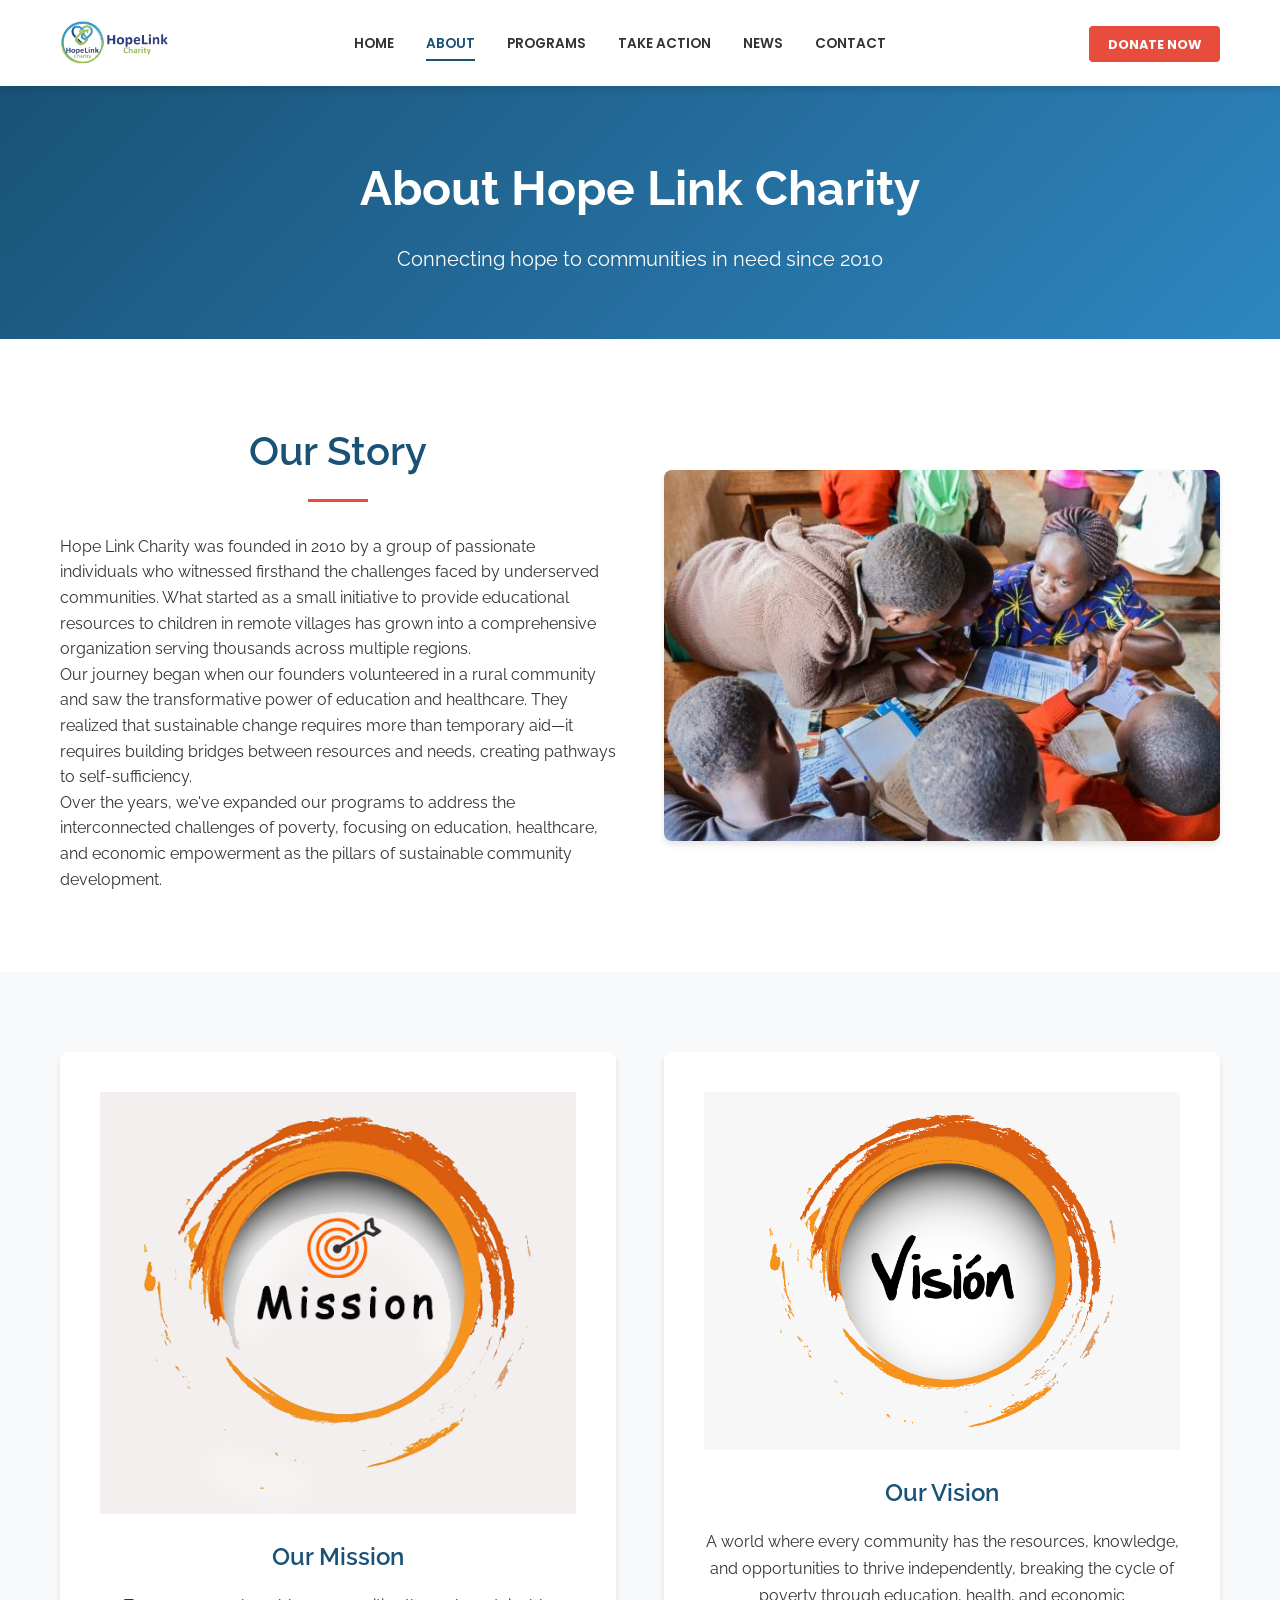
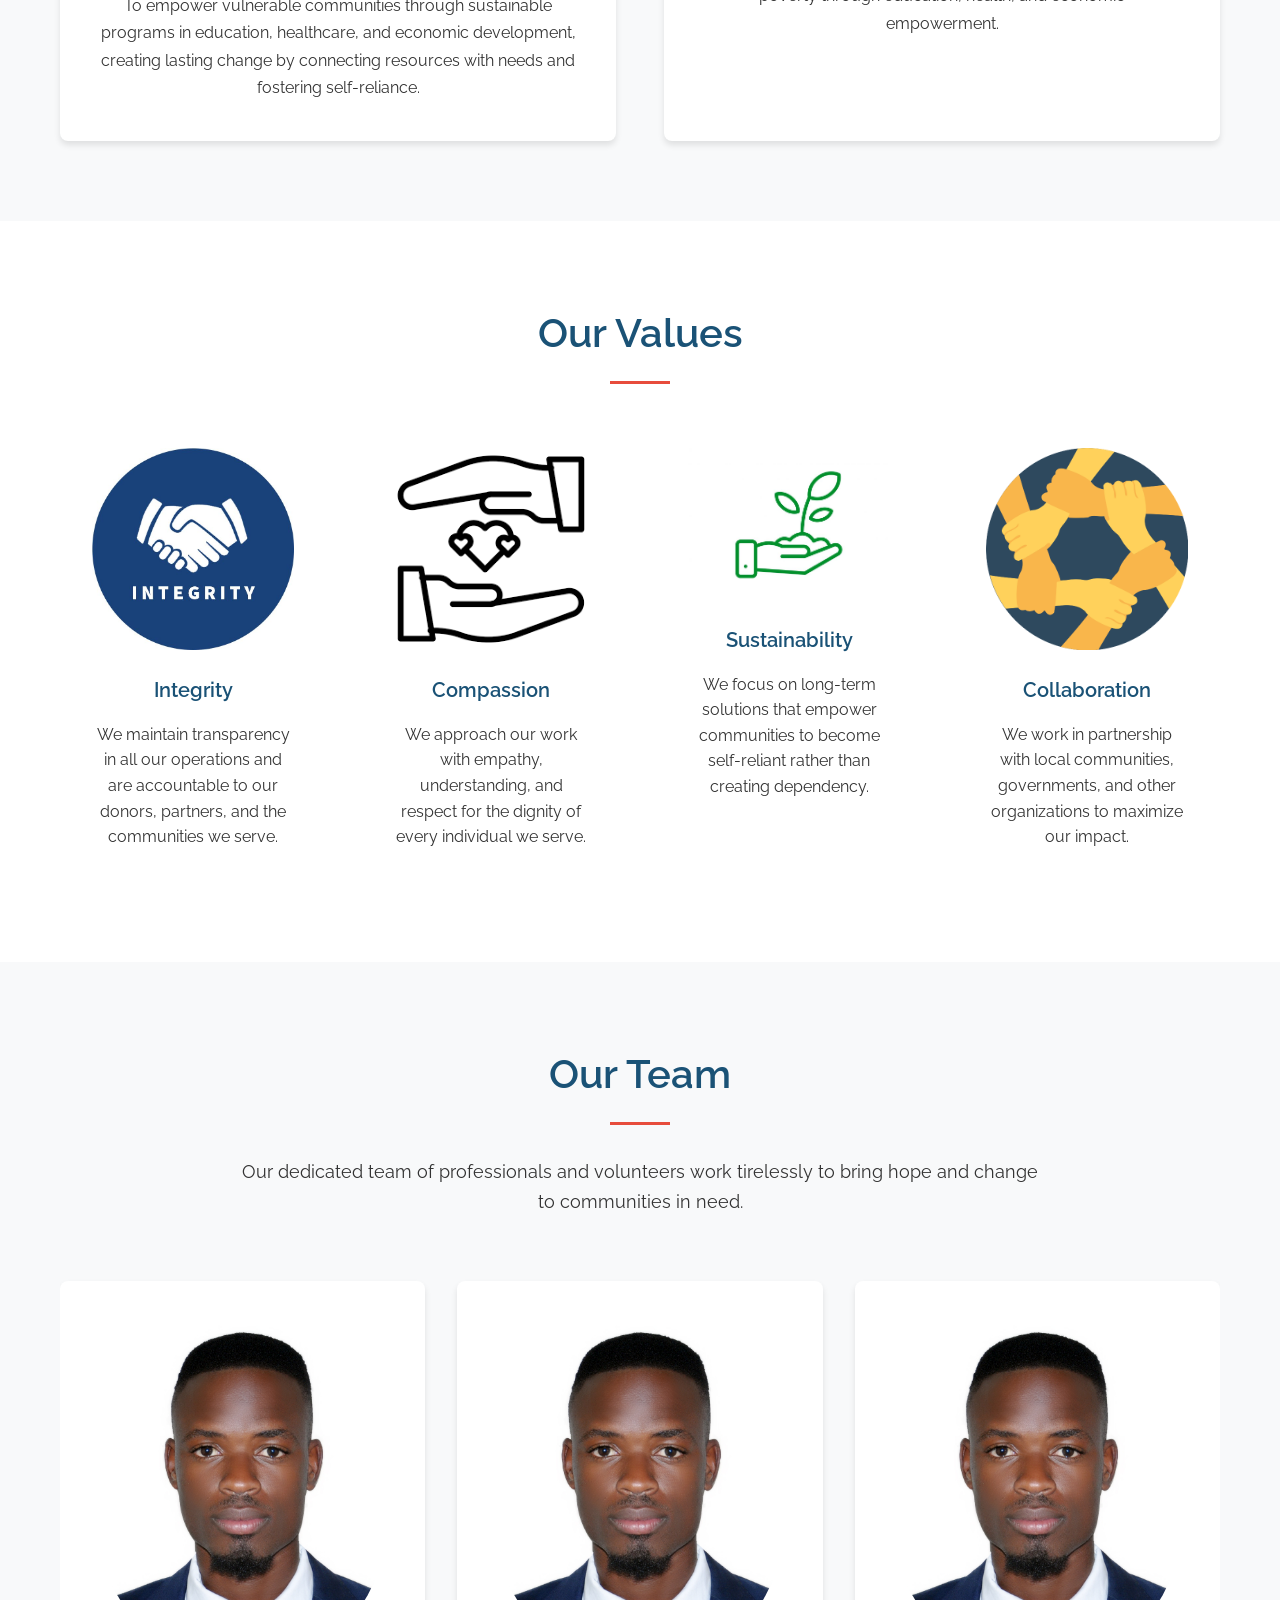
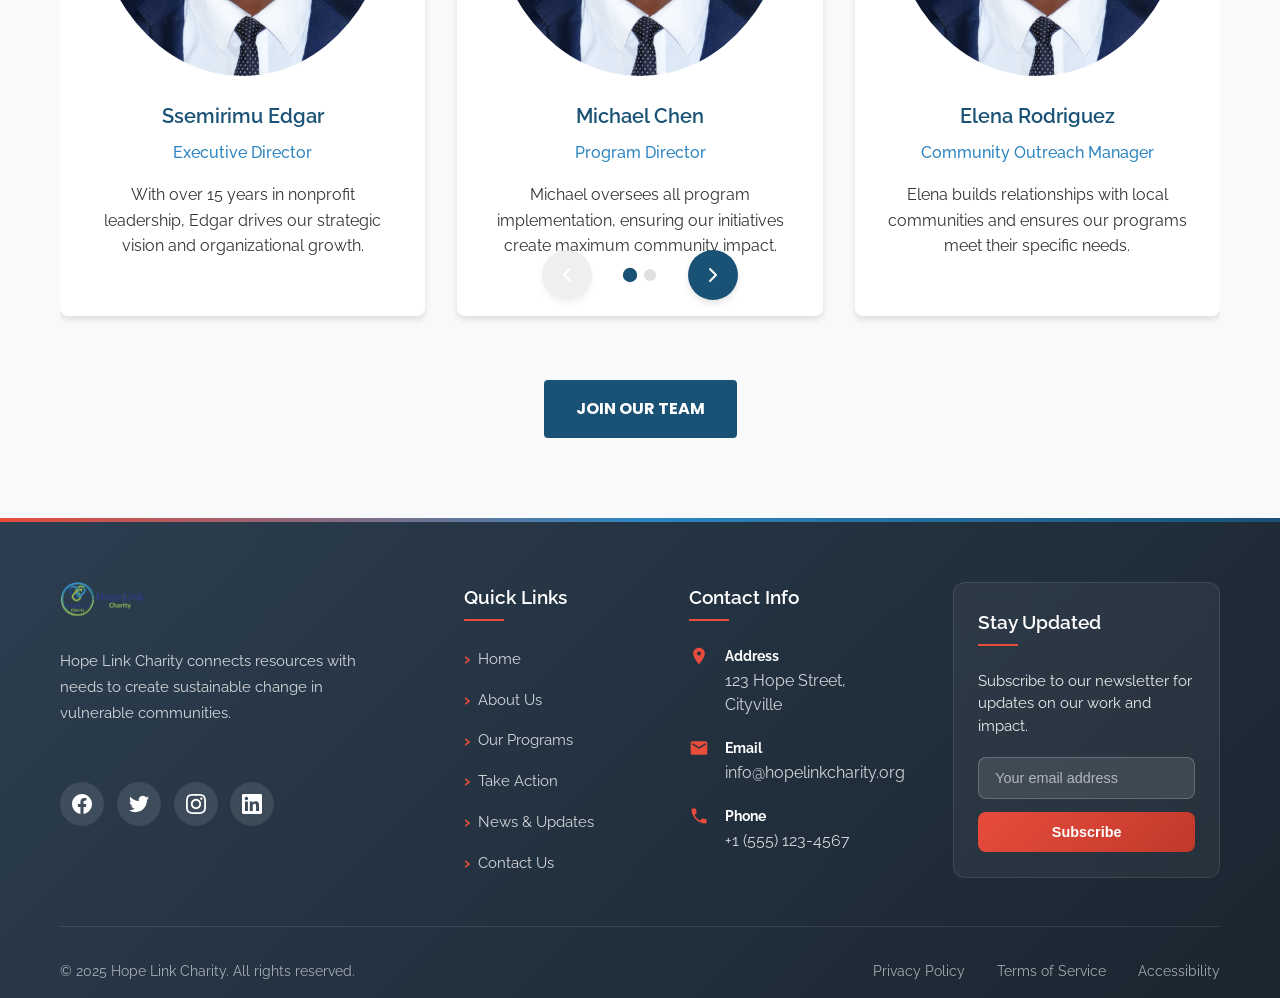
<file: about.html>
<!DOCTYPE html>
<html dir="ltr" lang="en-US">
<head>
    <meta charset="UTF-8">
    <meta name="viewport" content="width=device-width, initial-scale=1">
    <title>About Us - Hope Link Charity</title>
    <link rel="stylesheet" href="styles.css">
    <link rel="preconnect" href="https://fonts.googleapis.com">
    <link rel="preconnect" href="https://fonts.gstatic.com" crossorigin>
    <link href="https://fonts.googleapis.com/css2?family=Poppins:wght@400;700&family=Raleway:wght@300;400;500;600;700&display=swap" rel="stylesheet">
</head>
<body>
       <!-- Header Section -->
    <header class="site-header">
        <div class="header-container">
            <div class="logo-section">
                <a href="index.html" class="logo-link">
                    <img src="logo.png" alt="Hope Link Charity Logo" class="logo">
                </a>
            </div>
            <nav class="main-navigation" id="main-navigation" aria-label="Main navigation">
                <ul class="nav-menu">
                    <li class="menu-item"><a href="index.html" class="nav-link">Home</a></li>
                    <li class="menu-item"><a href="about.html" class="nav-link active">About</a></li>
                    <li class="menu-item"><a href="programs.html" class="nav-link">Programs</a></li>
                    <li class="menu-item"><a href="take-action.html" class="nav-link">Take Action</a></li>
                    <li class="menu-item"><a href="news.html" class="nav-link">News</a></li>
                    <li class="menu-item"><a href="contact.html" class="nav-link">Contact</a></li>
                </ul>
            </nav>
            <div class="cta-section-header">
                <a href="take-action.html" class="donate-button">Donate Now</a>
            </div>
            <button class="mobile-menu-toggle" aria-label="Toggle navigation" aria-expanded="false" aria-controls="main-navigation">
                <span></span>
                <span></span>
                <span></span>
            </button>
        </div>
    </header>

    <!-- Page Header -->
    <section class="page-header">
        <div class="container">
            <h1 class="page-title">About Hope Link Charity</h1>
            <p class="page-subtitle">Connecting hope to communities in need since 2010</p>
        </div>
    </section>

    <!-- Main Content -->
    <main id="main-content">
        <!-- Our Story Section -->
        <section class="content-section">
            <div class="container">
                <div class="section-content">
                    <div class="content-text">
                        <h2 class="section-title">Our Story</h2>
                        <div class="divider"></div>
                        <p>Hope Link Charity was founded in 2010 by a group of passionate individuals who witnessed firsthand the challenges faced by underserved communities. What started as a small initiative to provide educational resources to children in remote villages has grown into a comprehensive organization serving thousands across multiple regions.</p>
                        <p>Our journey began when our founders volunteered in a rural community and saw the transformative power of education and healthcare. They realized that sustainable change requires more than temporary aid—it requires building bridges between resources and needs, creating pathways to self-sufficiency.</p>
                        <p>Over the years, we've expanded our programs to address the interconnected challenges of poverty, focusing on education, healthcare, and economic empowerment as the pillars of sustainable community development.</p>
                    </div>
                    <div class="content-image">
                        <img src="teacher.jpg" alt="Hope Link Charity founders" class="content-img">
                    </div>
                </div>
            </div>
        </section>

        <!-- Mission & Vision Section -->
        <section class="content-section bg-light">
            <div class="container">
                <div class="mission-vision-grid">
                    <div class="mission-card">
                        <div class="card-icon">
                            <img src="mission2.png" alt="Mission Icon">
                        </div>
                        <h3 class="card-title">Our Mission</h3>
                        <p class="card-text">To empower vulnerable communities through sustainable programs in education, healthcare, and economic development, creating lasting change by connecting resources with needs and fostering self-reliance.</p>
                    </div>
                    <div class="vision-card">
                        <div class="card-icon">
                            <img src="vision2.png" alt="Vision Icon">
                        </div>
                        <h3 class="card-title">Our Vision</h3>
                        <p class="card-text">A world where every community has the resources, knowledge, and opportunities to thrive independently, breaking the cycle of poverty through education, health, and economic empowerment.</p>
                    </div>
                </div>
            </div>
        </section>

        <!-- Values Section -->
        <section class="content-section">
            <div class="container">
                <h2 class="section-title">Our Values</h2>
                <div class="divider"></div>
                <div class="values-grid">
                    <div class="value-item">
                        <div class="value-icon">
                            <img src="integrity.jpg" alt="Integrity Icon">
                        </div>
                        <h3 class="value-title">Integrity</h3>
                        <p class="value-description">We maintain transparency in all our operations and are accountable to our donors, partners, and the communities we serve.</p>
                    </div>
                    <div class="value-item">
                        <div class="value-icon">
                            <img src="Compassion.png" alt="Compassion Icon">
                        </div>
                        <h3 class="value-title">Compassion</h3>
                        <p class="value-description">We approach our work with empathy, understanding, and respect for the dignity of every individual we serve.</p>
                    </div>
                    <div class="value-item">
                        <div class="value-icon">
                            <img src="Sustainability.jpg" alt="Sustainability Icon">
                        </div>
                        <h3 class="value-title">Sustainability</h3>
                        <p class="value-description">We focus on long-term solutions that empower communities to become self-reliant rather than creating dependency.</p>
                    </div>
                    <div class="value-item">
                        <div class="value-icon">
                            <img src="Collaboration.png" alt="Collaboration Icon">
                        </div>
                        <h3 class="value-title">Collaboration</h3>
                        <p class="value-description">We work in partnership with local communities, governments, and other organizations to maximize our impact.</p>
                    </div>
                </div>
            </div>
        </section>

        <!-- Team Section -->
<section class="content-section bg-light">
    <div class="container">
        <h2 class="section-title">Our Team</h2>
        <div class="divider"></div>
        <p class="section-intro">Our dedicated team of professionals and volunteers work tirelessly to bring hope and change to communities in need.</p>
        
        <!-- Team Slider Container -->
        <div class="team-slider-container">
            <div class="team-slider">
                <!-- Slide Group 1 -->
                <div class="team-member">
                    <div class="member-photo">
                        <img src="eddy.jpg" alt="Ssemirimu Edgar">
                    </div>
                    <h3 class="member-name">Ssemirimu Edgar</h3>
                    <p class="member-role">Executive Director</p>
                    <p class="member-bio">With over 15 years in nonprofit leadership, Edgar drives our strategic vision and organizational growth.</p>
                </div>
                <div class="team-member">
                    <div class="member-photo">
                        <img src="eddy.jpg" alt="Michael Chen">
                    </div>
                    <h3 class="member-name">Michael Chen</h3>
                    <p class="member-role">Program Director</p>
                    <p class="member-bio">Michael oversees all program implementation, ensuring our initiatives create maximum community impact.</p>
                </div>
                <div class="team-member">
                    <div class="member-photo">
                        <img src="eddy.jpg" alt="Elena Rodriguez">
                    </div>
                    <h3 class="member-name">Elena Rodriguez</h3>
                    <p class="member-role">Community Outreach Manager</p>
                    <p class="member-bio">Elena builds relationships with local communities and ensures our programs meet their specific needs.</p>
                </div>
                
                <!-- Slide Group 2 -->
                <div class="team-member">
                    <div class="member-photo">
                        <img src="eddy.jpg" alt="David Kim">
                    </div>
                    <h3 class="member-name">David Kim</h3>
                    <p class="member-role">Finance Director</p>
                    <p class="member-bio">David manages our financial operations and ensures transparency in all our financial activities.</p>
                </div>
                <div class="team-member">
                    <div class="member-photo">
                        <img src="eddy.jpg" alt="Sarah Johnson">
                    </div>
                    <h3 class="member-name">Sarah Johnson</h3>
                    <p class="member-role">Education Program Manager</p>
                    <p class="member-bio">Sarah develops and oversees our educational initiatives, ensuring quality learning experiences for all children.</p>
                </div>
                <div class="team-member">
                    <div class="member-photo">
                        <img src="eddy.jpg" alt="James Wilson">
                    </div>
                    <h3 class="member-name">James Wilson</h3>
                    <p class="member-role">Healthcare Coordinator</p>
                    <p class="member-bio">James coordinates our medical camps and healthcare programs, bringing essential services to remote communities.</p>
                </div>
            </div>
            
            <!-- Slider Controls -->
            <div class="slider-controls">
                <button class="slider-prev" aria-label="Previous team members">
                    <svg width="24" height="24" viewBox="0 0 24 24" fill="none" xmlns="http://www.w3.org/2000/svg">
                        <path d="M15 18L9 12L15 6" stroke="currentColor" stroke-width="2" stroke-linecap="round" stroke-linejoin="round"/>
                    </svg>
                </button>
                <div class="slider-dots">
                    <!-- Dots will be generated dynamically by JavaScript -->
                </div>
                <button class="slider-next" aria-label="Next team members">
                    <svg width="24" height="24" viewBox="0 0 24 24" fill="none" xmlns="http://www.w3.org/2000/svg">
                        <path d="M9 18L15 12L9 6" stroke="currentColor" stroke-width="2" stroke-linecap="round" stroke-linejoin="round"/>
                    </svg>
                </button>
            </div>
        </div>
        
        <div class="team-cta">
            <a href="contact.html" class="cta-button">Join Our Team</a>
        </div>
    </div>
</section>

        <!-- Partners Section 
        <section class="content-section">
            <div class="container">
                <h2 class="section-title">Our Partners</h2>
                <div class="divider"></div>
                <p class="section-intro">We collaborate with organizations and institutions that share our commitment to creating sustainable change.</p>
                <div class="partners-grid">
                    <div class="partner-logo">
                        <img src="https://via.placeholder.com/150x80?text=Partner+1" alt="Partner Organization">
                    </div>
                    <div class="partner-logo">
                        <img src="https://via.placeholder.com/150x80?text=Partner+2" alt="Partner Organization">
                    </div>
                    <div class="partner-logo">
                        <img src="https://via.placeholder.com/150x80?text=Partner+3" alt="Partner Organization">
                    </div>
                    <div class="partner-logo">
                        <img src="https://via.placeholder.com/150x80?text=Partner+4" alt="Partner Organization">
                    </div>
                    <div class="partner-logo">
                        <img src="https://via.placeholder.com/150x80?text=Partner+5" alt="Partner Organization">
                    </div>
                    <div class="partner-logo">
                        <img src="https://via.placeholder.com/150x80?text=Partner+6" alt="Partner Organization">
                    </div>
                </div>
            </div>
        </section> -->
    </main>

   <!-- Footer Section -->
<footer class="site-footer">
    <div class="container">
        <div class="footer-content">
            <div class="footer-section footer-brand">
                <div class="footer-logo">
                    <img src="logo.png" alt="Hope Link Charity Logo">
                </div>
                <p class="footer-description">Hope Link Charity connects resources with needs to create sustainable change in vulnerable communities.</p>
                <div class="social-section">
                    <div class="social-links">
                        <a href="#" class="social-link" aria-label="Facebook">
                            <svg class="social-icon" viewBox="0 0 24 24" fill="currentColor">
                                <path d="M24 12.073c0-6.627-5.373-12-12-12s-12 5.373-12 12c0 5.99 4.388 10.954 10.125 11.854v-8.385H7.078v-3.47h3.047V9.43c0-3.007 1.792-4.669 4.533-4.669 1.312 0 2.686.235 2.686.235v2.953H15.83c-1.491 0-1.956.925-1.956 1.874v2.25h3.328l-.532 3.47h-2.796v8.385C19.612 23.027 24 18.062 24 12.073z"/>
                            </svg>
                        </a>
                        <a href="#" class="social-link" aria-label="Twitter">
                            <svg class="social-icon" viewBox="0 0 24 24" fill="currentColor">
                                <path d="M23.953 4.57a10 10 0 01-2.825.775 4.958 4.958 0 002.163-2.723c-.951.555-2.005.959-3.127 1.184a4.92 4.92 0 00-8.384 4.482C7.69 8.095 4.067 6.13 1.64 3.162a4.822 4.822 0 00-.666 2.475c0 1.71.87 3.213 2.188 4.096a4.904 4.904 0 01-2.228-.616v.06a4.923 4.923 0 003.946 4.827 4.996 4.996 0 01-2.212.085 4.936 4.936 0 004.604 3.417 9.867 9.867 0 01-6.102 2.105c-.39 0-.779-.023-1.17-.067a13.995 13.995 0 007.557 2.209c9.053 0 13.998-7.496 13.998-13.985 0-.21 0-.42-.015-.63A9.935 9.935 0 0024 4.59z"/>
                            </svg>
                        </a>
                        <a href="#" class="social-link" aria-label="Instagram">
                            <svg class="social-icon" viewBox="0 0 24 24" fill="currentColor">
                                <path d="M12 2.163c3.204 0 3.584.012 4.85.07 3.252.148 4.771 1.691 4.919 4.919.058 1.265.069 1.645.069 4.849 0 3.205-.012 3.584-.069 4.849-.149 3.225-1.664 4.771-4.919 4.919-1.266.058-1.644.07-4.85.07-3.204 0-3.584-.012-4.849-.07-3.26-.149-4.771-1.699-4.919-4.92-.058-1.265-.07-1.644-.07-4.849 0-3.204.013-3.583.07-4.849.149-3.227 1.664-4.771 4.919-4.919 1.266-.057 1.645-.069 4.849-.069zm0-2.163c-3.259 0-3.667.014-4.947.072-4.358.2-6.78 2.618-6.98 6.98-.059 1.281-.073 1.689-.073 4.948 0 3.259.014 3.668.072 4.948.2 4.358 2.618 6.78 6.98 6.98 1.281.058 1.689.072 4.948.072 3.259 0 3.668-.014 4.948-.072 4.354-.2 6.782-2.618 6.979-6.98.059-1.28.073-1.689.073-4.948 0-3.259-.014-3.667-.072-4.947-.196-4.354-2.617-6.78-6.979-6.98-1.281-.059-1.69-.073-4.949-.073zm0 5.838c-3.403 0-6.162 2.759-6.162 6.162s2.759 6.163 6.162 6.163 6.162-2.759 6.162-6.163c0-3.403-2.759-6.162-6.162-6.162zm0 10.162c-2.209 0-4-1.79-4-4 0-2.209 1.791-4 4-4s4 1.791 4 4c0 2.21-1.791 4-4 4zm6.406-11.845c-.796 0-1.441.645-1.441 1.44s.645 1.44 1.441 1.44c.795 0 1.439-.645 1.439-1.44s-.644-1.44-1.439-1.44z"/>
                            </svg>
                        </a>
                        <a href="#" class="social-link" aria-label="LinkedIn">
                            <svg class="social-icon" viewBox="0 0 24 24" fill="currentColor">
                                <path d="M20.447 20.452h-3.554v-5.569c0-1.328-.027-3.037-1.852-3.037-1.853 0-2.136 1.445-2.136 2.939v5.667H9.351V9h3.414v1.561h.046c.477-.9 1.637-1.85 3.37-1.85 3.601 0 4.267 2.37 4.267 5.455v6.286zM5.337 7.433c-1.144 0-2.063-.926-2.063-2.065 0-1.138.92-2.063 2.063-2.063 1.14 0 2.064.925 2.064 2.063 0 1.139-.925 2.065-2.064 2.065zm1.782 13.019H3.555V9h3.564v11.452zM22.225 0H1.771C.792 0 0 .774 0 1.729v20.542C0 23.227.792 24 1.771 24h20.451C23.2 24 24 23.227 24 22.271V1.729C24 .774 23.2 0 22.222 0h.003z"/>
                            </svg>
                        </a>
                    </div>
                </div>
            </div>
            
            <div class="footer-section">
                <h3 class="footer-heading">Quick Links</h3>
                <nav class="footer-links">
                    <a href="index.html" class="footer-link">Home</a>
                    <a href="about.html" class="footer-link">About Us</a>
                    <a href="programs.html" class="footer-link">Our Programs</a>
                    <a href="take-action.html" class="footer-link">Take Action</a>
                    <a href="news.html" class="footer-link">News & Updates</a>
                    <a href="contact.html" class="footer-link">Contact Us</a>
                </nav>
            </div>
            
            <div class="footer-section">
                <h3 class="footer-heading">Contact Info</h3>
                <div class="contact-info">
                    <div class="contact-item">
                        <svg class="contact-icon" viewBox="0 0 24 24" fill="currentColor">
                            <path d="M12 2C8.13 2 5 5.13 5 9c0 5.25 7 13 7 13s7-7.75 7-13c0-3.87-3.13-7-7-7zm0 9.5a2.5 2.5 0 010-5 2.5 2.5 0 010 5z"/>
                        </svg>
                        <div class="contact-details">
                            <strong>Address</strong>
                            123 Hope Street, Cityville
                        </div>
                    </div>
                    <div class="contact-item">
                        <svg class="contact-icon" viewBox="0 0 24 24" fill="currentColor">
                            <path d="M20 4H4c-1.1 0-1.99.9-1.99 2L2 18c0 1.1.9 2 2 2h16c1.1 0 2-.9 2-2V6c0-1.1-.9-2-2-2zm0 4l-8 5-8-5V6l8 5 8-5v2z"/>
                        </svg>
                        <div class="contact-details">
                            <strong>Email</strong>
                            info@hopelinkcharity.org
                        </div>
                    </div>
                    <div class="contact-item">
                        <svg class="contact-icon" viewBox="0 0 24 24" fill="currentColor">
                            <path d="M6.62 10.79c1.44 2.83 3.76 5.14 6.59 6.59l2.2-2.2c.27-.27.67-.36 1.02-.24 1.12.37 2.33.57 3.57.57.55 0 1 .45 1 1V20c0 .55-.45 1-1 1-9.39 0-17-7.61-17-17 0-.55.45-1 1-1h3.5c.55 0 1 .45 1 1 0 1.25.2 2.45.57 3.57.11.35.03.74-.25 1.02l-2.2 2.2z"/>
                        </svg>
                        <div class="contact-details">
                            <strong>Phone</strong>
                            +1 (555) 123-4567
                        </div>
                    </div>
                </div>
            </div>
            
            <div class="footer-section newsletter-section">
                <h3 class="footer-heading">Stay Updated</h3>
                <p class="newsletter-text">Subscribe to our newsletter for updates on our work and impact.</p>
                <form class="newsletter-form" aria-label="Newsletter sign up">
                    <input type="email" class="newsletter-input" placeholder="Your email address" required>
                    <button type="submit" class="newsletter-button">Subscribe</button>
                </form>
            </div>
        </div>
        
        <div class="footer-bottom">
            <p class="copyright">&copy; 2025 Hope Link Charity. All rights reserved.</p>
            <div class="footer-legal">
                <a href="#" class="legal-link">Privacy Policy</a>
                <a href="#" class="legal-link">Terms of Service</a>
                <a href="#" class="legal-link">Accessibility</a>
            </div>
        </div>
    </div>
</footer>

    <script src="script.js"></script>
</body>
</html>
</file>
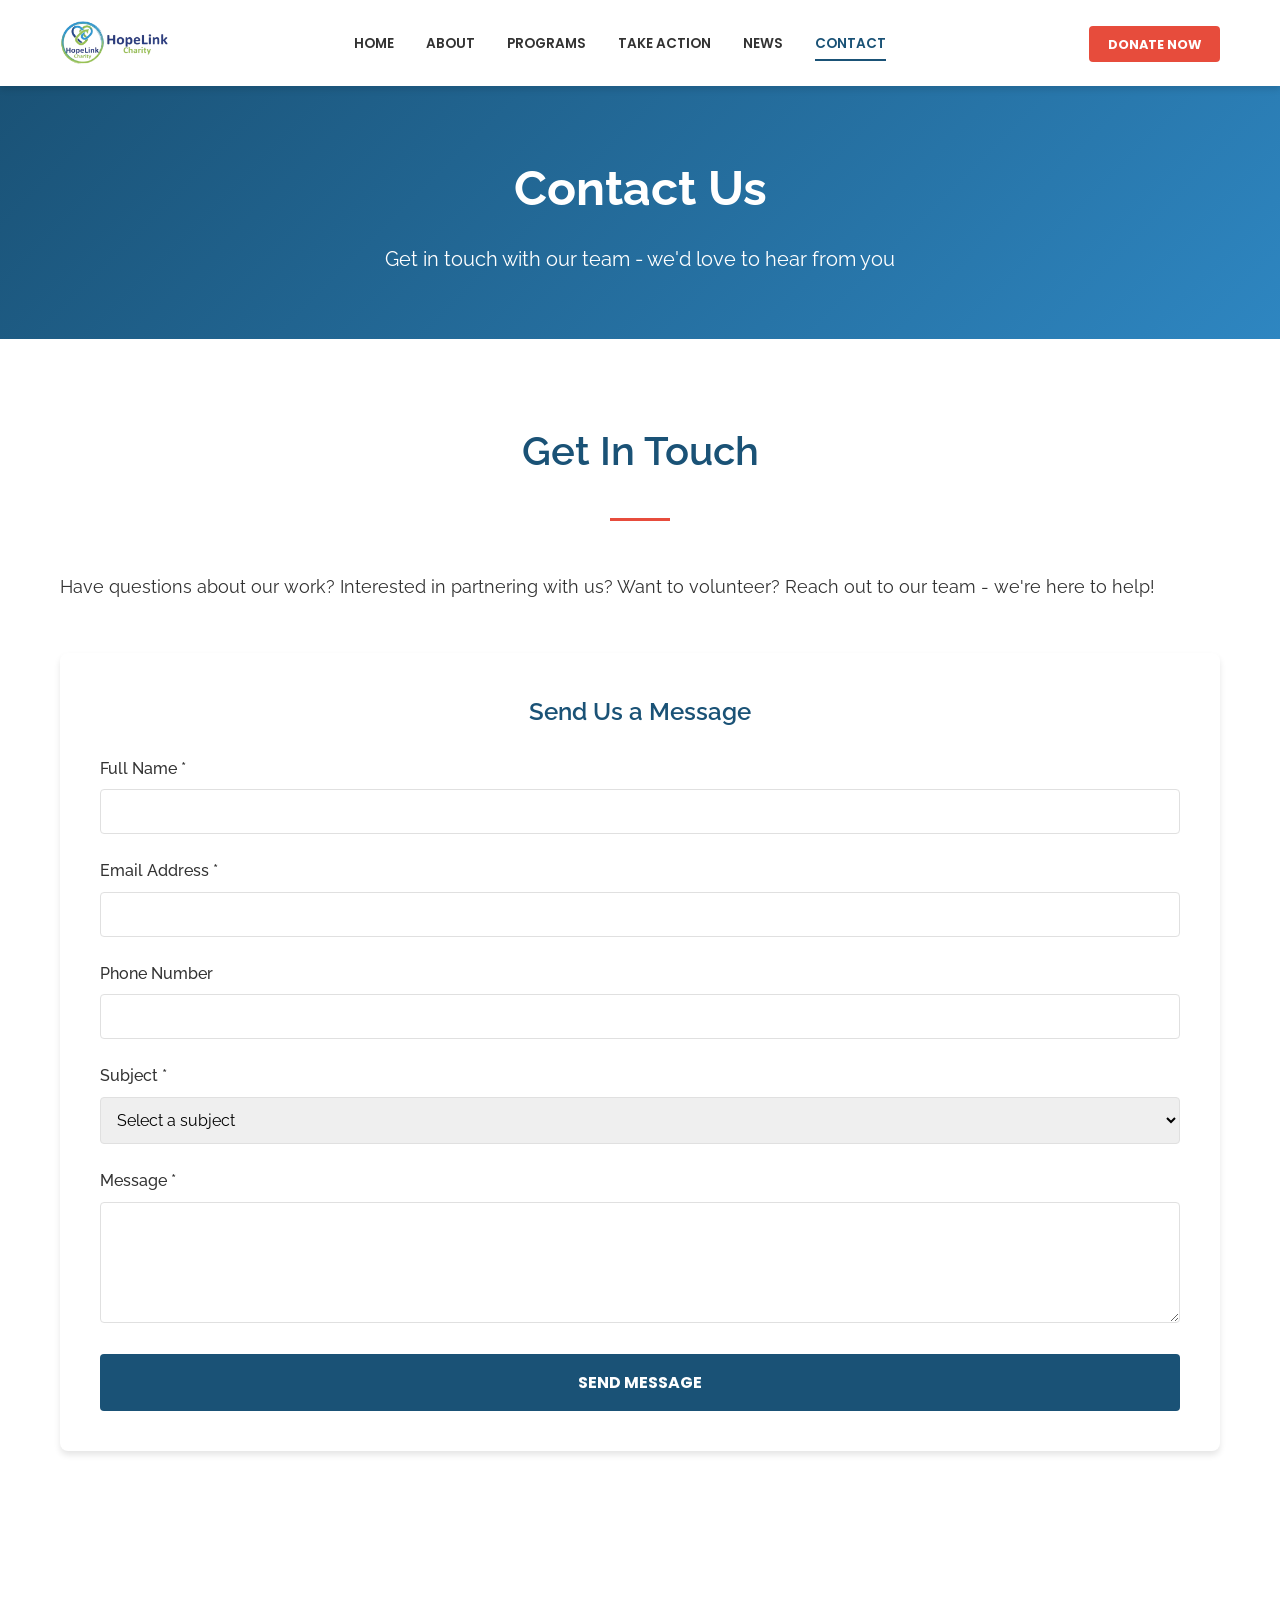
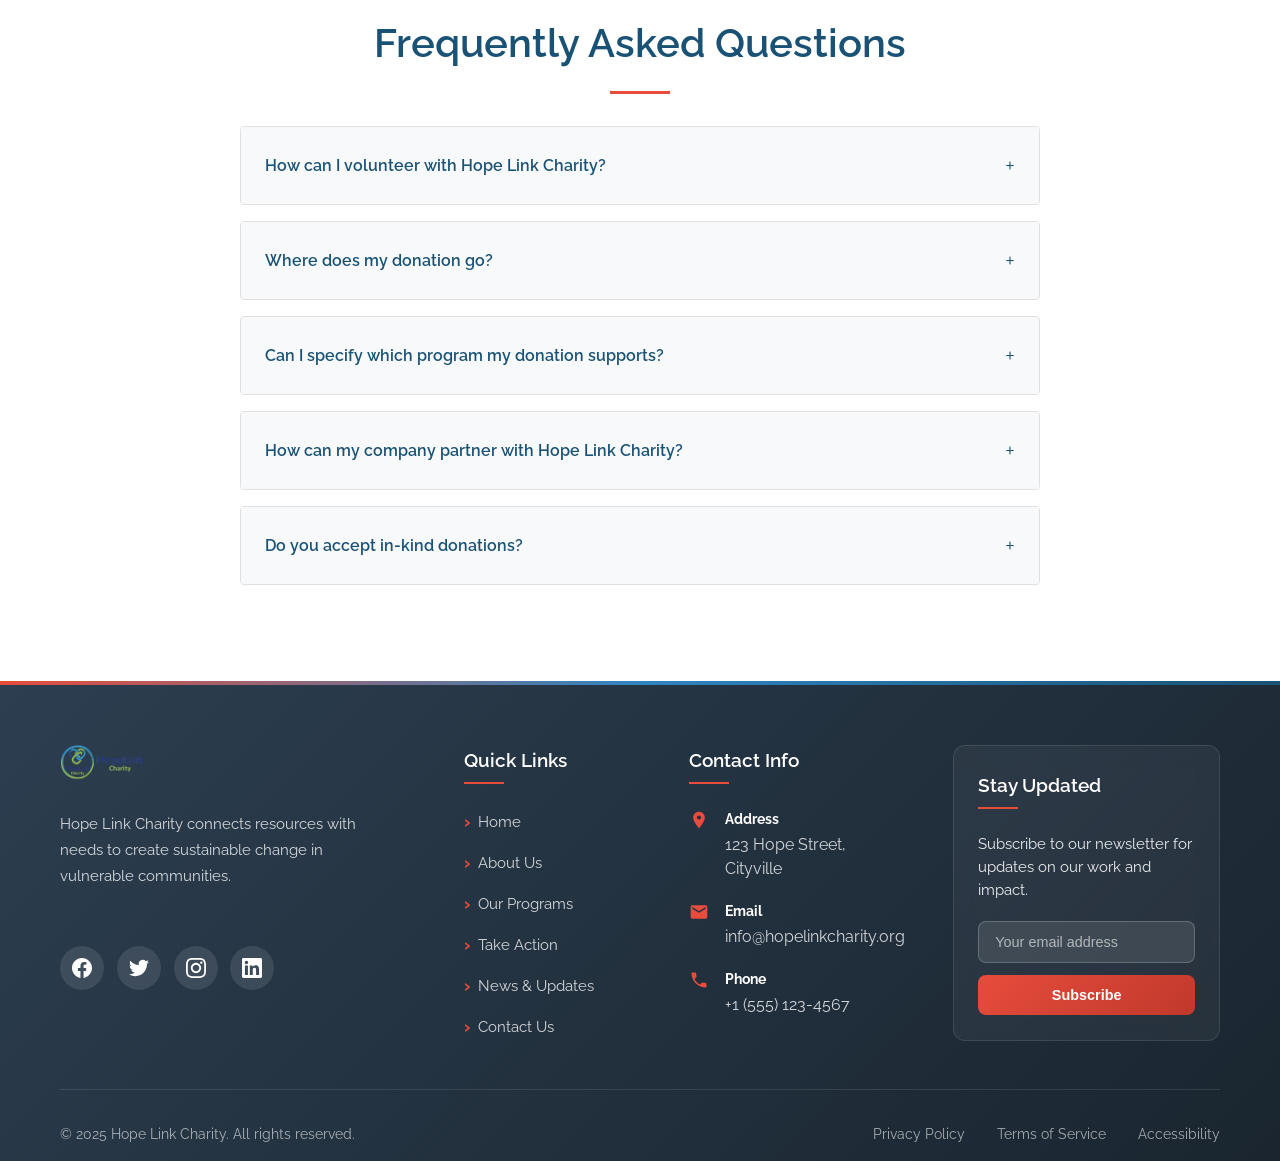
<file: contact.html>
<!DOCTYPE html>
<html dir="ltr" lang="en-US">
<head>
    <meta charset="UTF-8">
    <meta name="viewport" content="width=device-width, initial-scale=1">
    <title>Contact Us - Hope Link Charity</title>
    <link rel="stylesheet" href="styles.css">
    <link rel="preconnect" href="https://fonts.googleapis.com">
    <link rel="preconnect" href="https://fonts.gstatic.com" crossorigin>
    <link href="https://fonts.googleapis.com/css2?family=Poppins:wght@400;700&family=Raleway:wght@300;400;500;600;700&display=swap" rel="stylesheet">
</head>
<body>
       <!-- Header Section -->
    <header class="site-header">
        <div class="header-container">
            <div class="logo-section">
                <a href="index.html" class="logo-link">
                    <img src="logo.png" alt="Hope Link Charity Logo" class="logo">
                </a>
            </div>
            <nav class="main-navigation" id="main-navigation" aria-label="Main navigation">
                <ul class="nav-menu">
                    <li class="menu-item"><a href="index.html" class="nav-link">Home</a></li>
                    <li class="menu-item"><a href="about.html" class="nav-link">About</a></li>
                    <li class="menu-item"><a href="programs.html" class="nav-link">Programs</a></li>
                    <li class="menu-item"><a href="take-action.html" class="nav-link">Take Action</a></li>
                    <li class="menu-item"><a href="news.html" class="nav-link">News</a></li>
                    <li class="menu-item"><a href="contact.html" class="nav-link active">Contact</a></li>
                </ul>
            </nav>
            <div class="cta-section-header">
                <a href="take-action.html" class="donate-button">Donate Now</a>
            </div>
            <button class="mobile-menu-toggle" aria-label="Toggle navigation" aria-expanded="false" aria-controls="main-navigation">
                <span></span>
                <span></span>
                <span></span>
            </button>
        </div>
    </header>

    <!-- Page Header -->
    <section class="page-header">
        <div class="container">
            <h1 class="page-title">Contact Us</h1>
            <p class="page-subtitle">Get in touch with our team - we'd love to hear from you</p>
        </div>
    </section>

    <!-- Main Content -->
    <main id="main-content">
        <!-- Contact Info & Form -->
        <section class="contact-section">
            <div class="container">
                <div class="contact-content">
                    <div class="contact-info">
                        <h2 class="section-title">Get In Touch</h2>
                        <div class="divider"></div>
                        <p class="contact-description">Have questions about our work? Interested in partnering with us? Want to volunteer? Reach out to our team - we're here to help!</p>
                        <!--
                        <div class="contact-methods">
                            <div class="contact-method">
                                <div class="method-icon">
                                    <img src="https://via.placeholder.com/40x40?text=📍" alt="Location Icon">
                                </div>
                                <div class="method-details">
                                    <h3 class="method-title">Visit Our Office</h3>
                                    <p class="method-info">123 Hope Street<br>Cityville, State 12345<br>United States</p>
                                </div>
                            </div>
                            <div class="contact-method">
                                <div class="method-icon">
                                    <img src="https://via.placeholder.com/40x40?text=📞" alt="Phone Icon">
                                </div>
                                <div class="method-details">
                                    <h3 class="method-title">Call Us</h3>
                                    <p class="method-info">+1 (555) 123-4567<br>Mon-Fri, 9am-5pm EST</p>
                                </div>
                            </div>
                            <div class="contact-method">
                                <div class="method-icon">
                                    <img src="https://via.placeholder.com/40x40?text=✉️" alt="Email Icon">
                                </div>
                                <div class="method-details">
                                    <h3 class="method-title">Email Us</h3>
                                    <p class="method-info">info@hopelinkcharity.org<br>We respond within 24 hours</p>
                                </div>
                            </div>
                        </div>

                        <div class="department-contacts">
                            <h3 class="department-title">Specific Inquiries</h3>
                            <div class="department-list">
                                <div class="department">
                                    <h4 class="dept-name">Program Information</h4>
                                    <p class="dept-email">programs@hopelinkcharity.org</p>
                                </div>
                                <div class="department">
                                    <h4 class="dept-name">Volunteer Opportunities</h4>
                                    <p class="dept-email">volunteer@hopelinkcharity.org</p>
                                </div>
                                <div class="department">
                                    <h4 class="dept-name">Partnerships</h4>
                                    <p class="dept-email">partnerships@hopelinkcharity.org</p>
                                </div>
                                <div class="department">
                                    <h4 class="dept-name">Media Inquiries</h4>
                                    <p class="dept-email">media@hopelinkcharity.org</p>
                                </div>
                            </div>
                        </div>
                    </div> -->
                    <div class="contact-form-container">
                        <form class="contact-form">
                            <h3 class="form-title">Send Us a Message</h3>
                            <div class="form-group">
                                <label for="contact-name">Full Name *</label>
                                <input type="text" id="contact-name" required>
                            </div>
                            <div class="form-group">
                                <label for="contact-email">Email Address *</label>
                                <input type="email" id="contact-email" required>
                            </div>
                            <div class="form-group">
                                <label for="contact-phone">Phone Number</label>
                                <input type="tel" id="contact-phone">
                            </div>
                            <div class="form-group">
                                <label for="contact-subject">Subject *</label>
                                <select id="contact-subject" required>
                                    <option value="">Select a subject</option>
                                    <option value="general">General Inquiry</option>
                                    <option value="programs">Program Information</option>
                                    <option value="volunteer">Volunteer Opportunities</option>
                                    <option value="partnership">Partnership Inquiry</option>
                                    <option value="donation">Donation Question</option>
                                    <option value="media">Media Inquiry</option>
                                    <option value="other">Other</option>
                                </select>
                            </div>
                            <div class="form-group">
                                <label for="contact-message">Message *</label>
                                <textarea id="contact-message" rows="5" required></textarea>
                            </div>
                            <button type="submit" class="submit-button">Send Message</button>
                        </form>
                    </div>
                </div>
            </div>
        </section>

        <!-- Office Locations
        <section class="locations-section bg-light">
            <div class="container">
                <h2 class="section-title">Our Locations</h2>
                <div class="divider"></div>
                <div class="locations-grid">
                    <div class="location-card">
                        <div class="location-image">
                            <img src="https://via.placeholder.com/400x250?text=Headquarters" alt="Headquarters Office">
                        </div>
                        <div class="location-details">
                            <h3 class="location-title">Headquarters</h3>
                            <p class="location-address">123 Hope Street<br>Cityville, State 12345<br>United States</p>
                            <p class="location-hours">Mon-Fri: 9am-5pm EST</p>
                            <a href="#" class="location-button">Get Directions</a>
                        </div>
                    </div>
                    <div class="location-card">
                        <div class="location-image">
                            <img src="https://via.placeholder.com/400x250?text=Regional+Office" alt="Regional Office">
                        </div>
                        <div class="location-details">
                            <h3 class="location-title">Regional Office</h3>
                            <p class="location-address">456 Community Avenue<br>Townsville, Region 67890</p>
                            <p class="location-hours">Mon-Fri: 8am-4pm Local Time</p>
                            <a href="#" class="location-button">Get Directions</a>
                        </div>
                    </div>
                    <div class="location-card">
                        <div class="location-image">
                            <img src="https://via.placeholder.com/400x250?text=Program+Center" alt="Program Center">
                        </div>
                        <div class="location-details">
                            <h3 class="location-title">Program Center</h3>
                            <p class="location-address">789 Hope Road<br>Village District<br>Rural Region</p>
                            <p class="location-hours">Mon-Sat: 8am-6pm Local Time</p>
                            <a href="#" class="location-button">Get Directions</a>
                        </div>
                    </div>
                </div>
            </div>
        </section>  -->

        <!-- FAQ Section -->
        <section class="faq-section">
            <div class="container">
                <h2 class="section-title">Frequently Asked Questions</h2>
                <div class="divider"></div>
                <div class="faq-list">
                    <div class="faq-item">
                        <button class="faq-question">How can I volunteer with Hope Link Charity?</button>
                        <div class="faq-answer">
                            <p>We offer various volunteering opportunities including local events, skills-based volunteering, and international programs. Visit our Take Action page to learn more and submit a volunteer application.</p>
                        </div>
                    </div>
                    <div class="faq-item">
                        <button class="faq-question">Where does my donation go?</button>
                        <div class="faq-answer">
                            <p>85% of every donation directly supports our programs in education, healthcare, and economic empowerment. 10% covers administrative costs, and 5% goes toward fundraising efforts. We're committed to transparency in our financial management.</p>
                        </div>
                    </div>
                    <div class="faq-item">
                        <button class="faq-question">Can I specify which program my donation supports?</button>
                        <div class="faq-answer">
                            <p>Yes! When making a donation, you can choose to support a specific program (Education, Healthcare, or Economic Empowerment) or let us allocate your gift to where it's needed most.</p>
                        </div>
                    </div>
                    <div class="faq-item">
                        <button class="faq-question">How can my company partner with Hope Link Charity?</button>
                        <div class="faq-answer">
                            <p>We offer various corporate partnership opportunities including sponsorship, employee engagement programs, and cause-related marketing. Contact our partnerships team at partnerships@hopelinkcharity.org to discuss options.</p>
                        </div>
                    </div>
                    <div class="faq-item">
                        <button class="faq-question">Do you accept in-kind donations?</button>
                        <div class="faq-answer">
                            <p>Yes, we accept specific in-kind donations including educational materials, medical supplies, and equipment. Please contact us at donations@hopelinkcharity.org to discuss what items we currently need.</p>
                        </div>
                    </div>
                </div>
            </div>
        </section>
    </main>

   <!-- Footer Section -->
<footer class="site-footer">
    <div class="container">
        <div class="footer-content">
            <div class="footer-section footer-brand">
                <div class="footer-logo">
                    <img src="logo.png" alt="Hope Link Charity Logo">
                </div>
                <p class="footer-description">Hope Link Charity connects resources with needs to create sustainable change in vulnerable communities.</p>
                <div class="social-section">
                    <div class="social-links">
                        <a href="#" class="social-link" aria-label="Facebook">
                            <svg class="social-icon" viewBox="0 0 24 24" fill="currentColor">
                                <path d="M24 12.073c0-6.627-5.373-12-12-12s-12 5.373-12 12c0 5.99 4.388 10.954 10.125 11.854v-8.385H7.078v-3.47h3.047V9.43c0-3.007 1.792-4.669 4.533-4.669 1.312 0 2.686.235 2.686.235v2.953H15.83c-1.491 0-1.956.925-1.956 1.874v2.25h3.328l-.532 3.47h-2.796v8.385C19.612 23.027 24 18.062 24 12.073z"/>
                            </svg>
                        </a>
                        <a href="#" class="social-link" aria-label="Twitter">
                            <svg class="social-icon" viewBox="0 0 24 24" fill="currentColor">
                                <path d="M23.953 4.57a10 10 0 01-2.825.775 4.958 4.958 0 002.163-2.723c-.951.555-2.005.959-3.127 1.184a4.92 4.92 0 00-8.384 4.482C7.69 8.095 4.067 6.13 1.64 3.162a4.822 4.822 0 00-.666 2.475c0 1.71.87 3.213 2.188 4.096a4.904 4.904 0 01-2.228-.616v.06a4.923 4.923 0 003.946 4.827 4.996 4.996 0 01-2.212.085 4.936 4.936 0 004.604 3.417 9.867 9.867 0 01-6.102 2.105c-.39 0-.779-.023-1.17-.067a13.995 13.995 0 007.557 2.209c9.053 0 13.998-7.496 13.998-13.985 0-.21 0-.42-.015-.63A9.935 9.935 0 0024 4.59z"/>
                            </svg>
                        </a>
                        <a href="#" class="social-link" aria-label="Instagram">
                            <svg class="social-icon" viewBox="0 0 24 24" fill="currentColor">
                                <path d="M12 2.163c3.204 0 3.584.012 4.85.07 3.252.148 4.771 1.691 4.919 4.919.058 1.265.069 1.645.069 4.849 0 3.205-.012 3.584-.069 4.849-.149 3.225-1.664 4.771-4.919 4.919-1.266.058-1.644.07-4.85.07-3.204 0-3.584-.012-4.849-.07-3.26-.149-4.771-1.699-4.919-4.92-.058-1.265-.07-1.644-.07-4.849 0-3.204.013-3.583.07-4.849.149-3.227 1.664-4.771 4.919-4.919 1.266-.057 1.645-.069 4.849-.069zm0-2.163c-3.259 0-3.667.014-4.947.072-4.358.2-6.78 2.618-6.98 6.98-.059 1.281-.073 1.689-.073 4.948 0 3.259.014 3.668.072 4.948.2 4.358 2.618 6.78 6.98 6.98 1.281.058 1.689.072 4.948.072 3.259 0 3.668-.014 4.948-.072 4.354-.2 6.782-2.618 6.979-6.98.059-1.28.073-1.689.073-4.948 0-3.259-.014-3.667-.072-4.947-.196-4.354-2.617-6.78-6.979-6.98-1.281-.059-1.69-.073-4.949-.073zm0 5.838c-3.403 0-6.162 2.759-6.162 6.162s2.759 6.163 6.162 6.163 6.162-2.759 6.162-6.163c0-3.403-2.759-6.162-6.162-6.162zm0 10.162c-2.209 0-4-1.79-4-4 0-2.209 1.791-4 4-4s4 1.791 4 4c0 2.21-1.791 4-4 4zm6.406-11.845c-.796 0-1.441.645-1.441 1.44s.645 1.44 1.441 1.44c.795 0 1.439-.645 1.439-1.44s-.644-1.44-1.439-1.44z"/>
                            </svg>
                        </a>
                        <a href="#" class="social-link" aria-label="LinkedIn">
                            <svg class="social-icon" viewBox="0 0 24 24" fill="currentColor">
                                <path d="M20.447 20.452h-3.554v-5.569c0-1.328-.027-3.037-1.852-3.037-1.853 0-2.136 1.445-2.136 2.939v5.667H9.351V9h3.414v1.561h.046c.477-.9 1.637-1.85 3.37-1.85 3.601 0 4.267 2.37 4.267 5.455v6.286zM5.337 7.433c-1.144 0-2.063-.926-2.063-2.065 0-1.138.92-2.063 2.063-2.063 1.14 0 2.064.925 2.064 2.063 0 1.139-.925 2.065-2.064 2.065zm1.782 13.019H3.555V9h3.564v11.452zM22.225 0H1.771C.792 0 0 .774 0 1.729v20.542C0 23.227.792 24 1.771 24h20.451C23.2 24 24 23.227 24 22.271V1.729C24 .774 23.2 0 22.222 0h.003z"/>
                            </svg>
                        </a>
                    </div>
                </div>
            </div>
            
            <div class="footer-section">
                <h3 class="footer-heading">Quick Links</h3>
                <nav class="footer-links">
                    <a href="index.html" class="footer-link">Home</a>
                    <a href="about.html" class="footer-link">About Us</a>
                    <a href="programs.html" class="footer-link">Our Programs</a>
                    <a href="take-action.html" class="footer-link">Take Action</a>
                    <a href="news.html" class="footer-link">News & Updates</a>
                    <a href="contact.html" class="footer-link">Contact Us</a>
                </nav>
            </div>
            
            <div class="footer-section">
                <h3 class="footer-heading">Contact Info</h3>
                <div class="contact-info">
                    <div class="contact-item">
                        <svg class="contact-icon" viewBox="0 0 24 24" fill="currentColor">
                            <path d="M12 2C8.13 2 5 5.13 5 9c0 5.25 7 13 7 13s7-7.75 7-13c0-3.87-3.13-7-7-7zm0 9.5a2.5 2.5 0 010-5 2.5 2.5 0 010 5z"/>
                        </svg>
                        <div class="contact-details">
                            <strong>Address</strong>
                            123 Hope Street, Cityville
                        </div>
                    </div>
                    <div class="contact-item">
                        <svg class="contact-icon" viewBox="0 0 24 24" fill="currentColor">
                            <path d="M20 4H4c-1.1 0-1.99.9-1.99 2L2 18c0 1.1.9 2 2 2h16c1.1 0 2-.9 2-2V6c0-1.1-.9-2-2-2zm0 4l-8 5-8-5V6l8 5 8-5v2z"/>
                        </svg>
                        <div class="contact-details">
                            <strong>Email</strong>
                            info@hopelinkcharity.org
                        </div>
                    </div>
                    <div class="contact-item">
                        <svg class="contact-icon" viewBox="0 0 24 24" fill="currentColor">
                            <path d="M6.62 10.79c1.44 2.83 3.76 5.14 6.59 6.59l2.2-2.2c.27-.27.67-.36 1.02-.24 1.12.37 2.33.57 3.57.57.55 0 1 .45 1 1V20c0 .55-.45 1-1 1-9.39 0-17-7.61-17-17 0-.55.45-1 1-1h3.5c.55 0 1 .45 1 1 0 1.25.2 2.45.57 3.57.11.35.03.74-.25 1.02l-2.2 2.2z"/>
                        </svg>
                        <div class="contact-details">
                            <strong>Phone</strong>
                            +1 (555) 123-4567
                        </div>
                    </div>
                </div>
            </div>
            
            <div class="footer-section newsletter-section">
                <h3 class="footer-heading">Stay Updated</h3>
                <p class="newsletter-text">Subscribe to our newsletter for updates on our work and impact.</p>
                <form class="newsletter-form" aria-label="Newsletter sign up">
                    <input type="email" class="newsletter-input" placeholder="Your email address" required>
                    <button type="submit" class="newsletter-button">Subscribe</button>
                </form>
            </div>
        </div>
        
        <div class="footer-bottom">
            <p class="copyright">&copy; 2025 Hope Link Charity. All rights reserved.</p>
            <div class="footer-legal">
                <a href="#" class="legal-link">Privacy Policy</a>
                <a href="#" class="legal-link">Terms of Service</a>
                <a href="#" class="legal-link">Accessibility</a>
            </div>
        </div>
    </div>
</footer>
    <script src="script.js"></script>
</body>
</html>
</file>
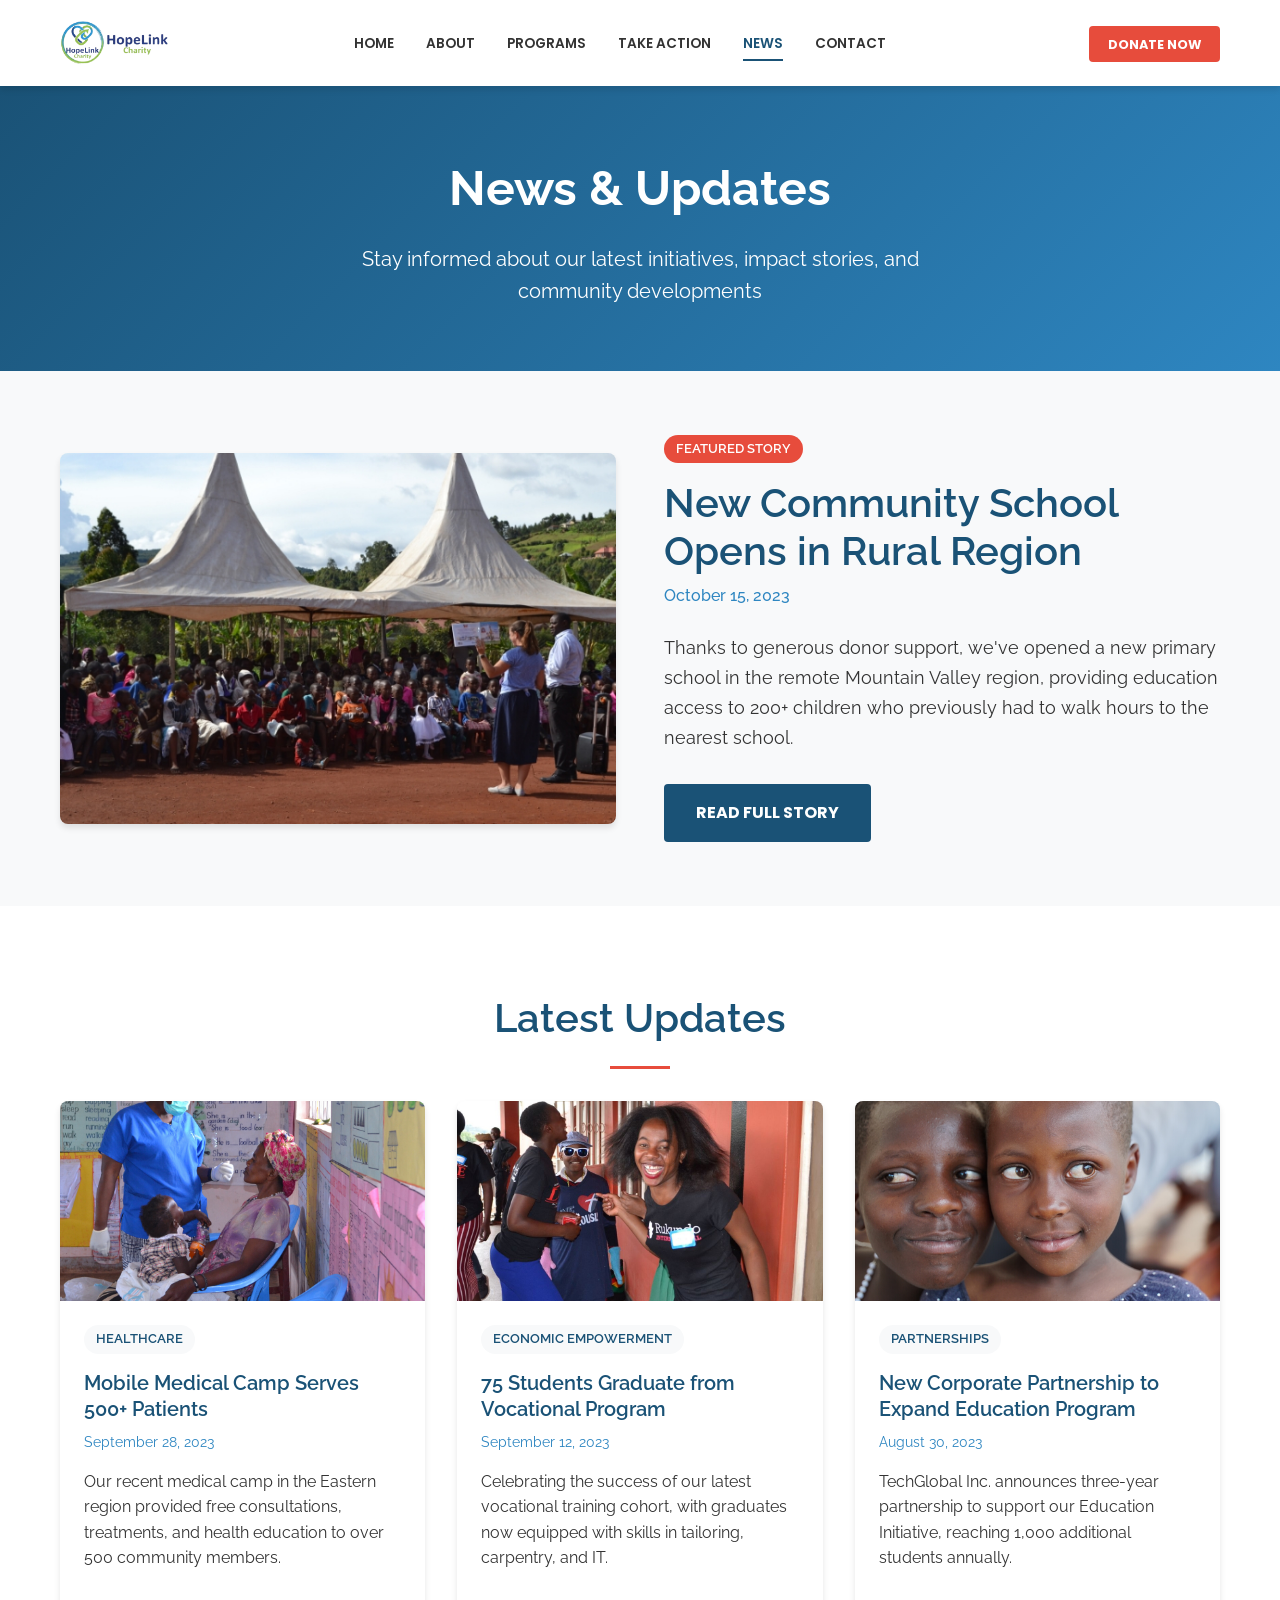
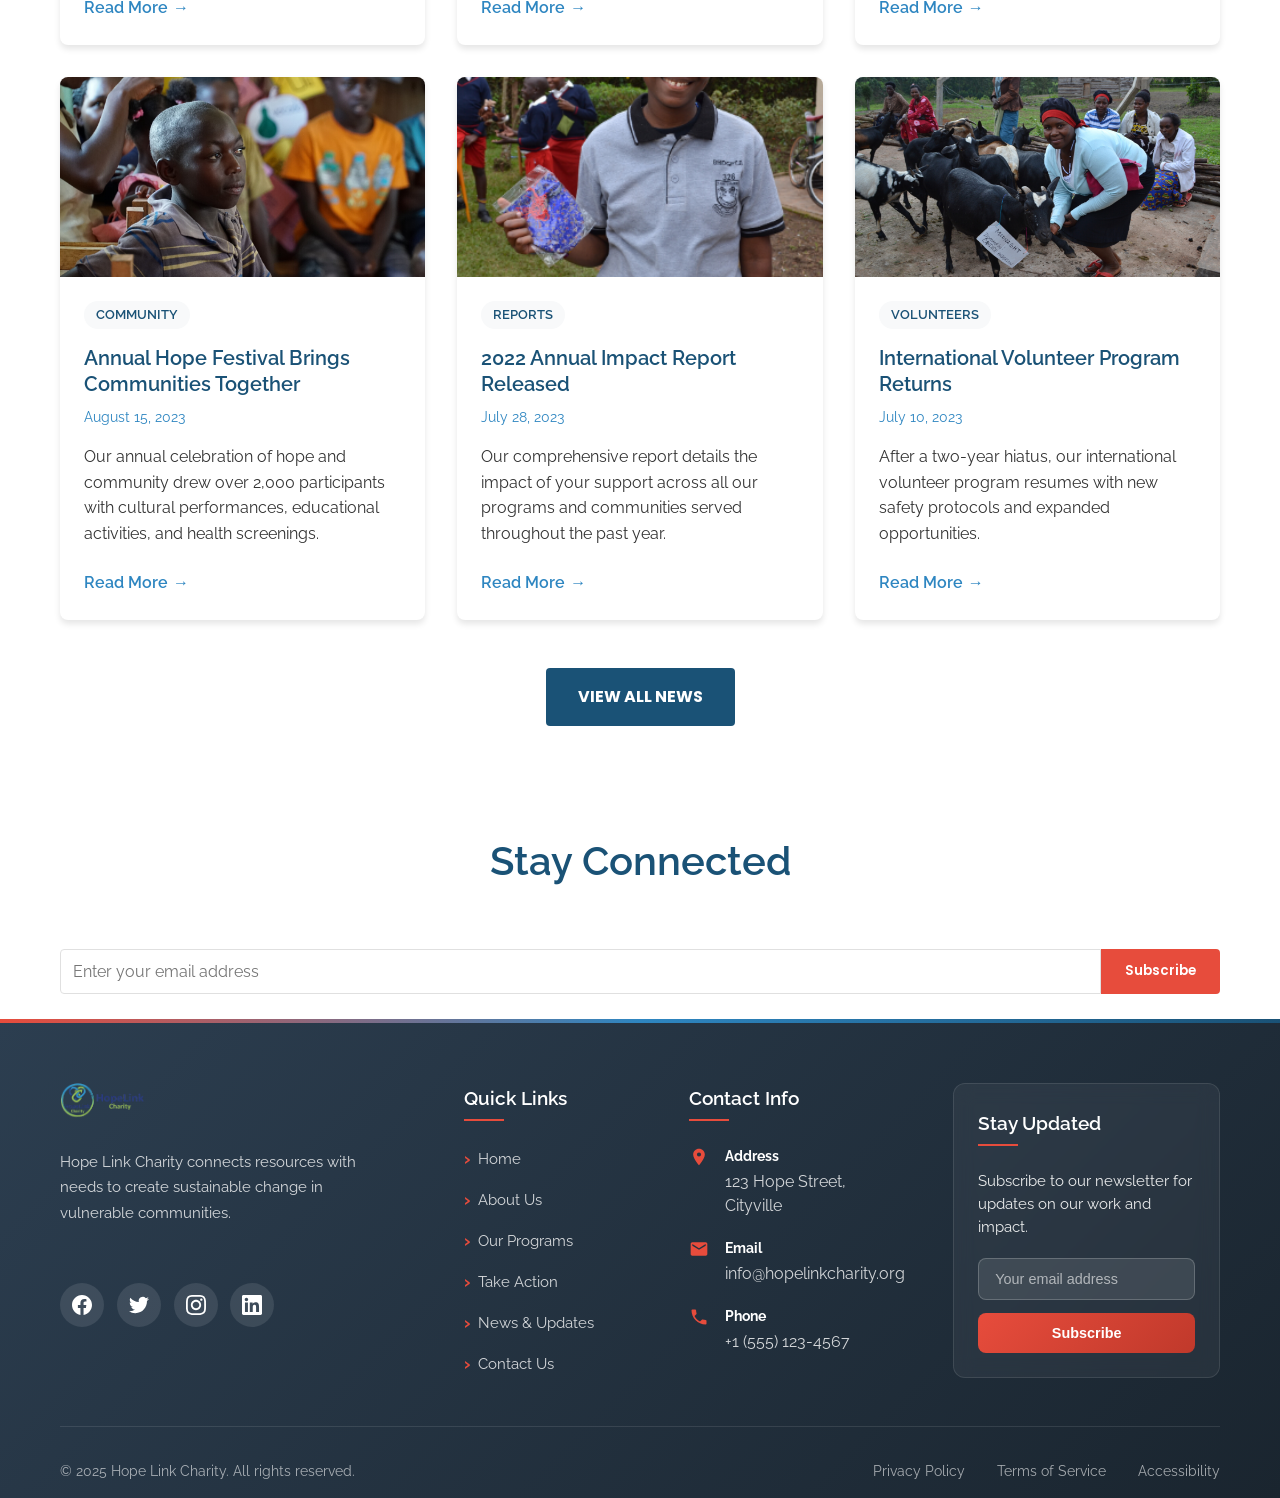
<file: news.html>
<!DOCTYPE html>
<html dir="ltr" lang="en-US">
<head>
    <meta charset="UTF-8">
    <meta name="viewport" content="width=device-width, initial-scale=1">
    <title>News & Updates - Hope Link Charity</title>
    <link rel="stylesheet" href="styles.css">
    <link rel="preconnect" href="https://fonts.googleapis.com">
    <link rel="preconnect" href="https://fonts.gstatic.com" crossorigin>
    <link href="https://fonts.googleapis.com/css2?family=Poppins:wght@400;700&family=Raleway:wght@300;400;500;600;700&display=swap" rel="stylesheet">
</head>
<body>
      <!-- Header Section -->
    <header class="site-header">
        <div class="header-container">
            <div class="logo-section">
                <a href="index.html" class="logo-link">
                    <img src="logo.png" alt="Hope Link Charity Logo" class="logo">
                </a>
            </div>
            <nav class="main-navigation" id="main-navigation" aria-label="Main navigation">
                <ul class="nav-menu">
                    <li class="menu-item"><a href="index.html" class="nav-link">Home</a></li>
                    <li class="menu-item"><a href="about.html" class="nav-link">About</a></li>
                    <li class="menu-item"><a href="programs.html" class="nav-link">Programs</a></li>
                    <li class="menu-item"><a href="take-action.html" class="nav-link">Take Action</a></li>
                    <li class="menu-item"><a href="news.html" class="nav-link active">News</a></li>
                    <li class="menu-item"><a href="contact.html" class="nav-link">Contact</a></li>
                </ul>
            </nav>
            <div class="cta-section-header">
                <a href="take-action.html" class="donate-button">Donate Now</a>
            </div>
            <button class="mobile-menu-toggle" aria-label="Toggle navigation" aria-expanded="false" aria-controls="main-navigation">
                <span></span>
                <span></span>
                <span></span>
            </button>
        </div>
    </header>

    <!-- Page Header -->
    <section class="page-header">
        <div class="container">
            <h1 class="page-title">News & Updates</h1>
            <p class="page-subtitle">Stay informed about our latest initiatives, impact stories, and community developments</p>
        </div>
    </section>

    <!-- Main Content -->
    <main id="main-content">
        <!-- Featured Story -->
        <section class="featured-story">
            <div class="container">
                <div class="featured-content">
                    <div class="featured-image">
                        <img src="amaani-gabato-tent.jpg" alt="New School Opening" class="featured-img">
                    </div>
                    <div class="featured-text">
                        <span class="featured-badge">Featured Story</span>
                        <h2 class="featured-title">New Community School Opens in Rural Region</h2>
                        <p class="featured-date">October 15, 2023</p>
                        <p class="featured-excerpt">Thanks to generous donor support, we've opened a new primary school in the remote Mountain Valley region, providing education access to 200+ children who previously had to walk hours to the nearest school.</p>
                        <a href="#" class="featured-button">Read Full Story</a>
                    </div>
                </div>
            </div>
        </section>

        <!-- News Grid -->
        <section class="news-section">
            <div class="container">
                <h2 class="section-title">Latest Updates</h2>
                <div class="divider"></div>
                <div class="news-grid">
                    <article class="news-card">
                        <div class="news-image">
                            <img src="Medical-Clinic-Community-Initiative.png" alt="Medical Camp">
                        </div>
                        <div class="news-content">
                            <span class="news-category">Healthcare</span>
                            <h3 class="news-title">Mobile Medical Camp Serves 500+ Patients</h3>
                            <p class="news-date">September 28, 2023</p>
                            <p class="news-excerpt">Our recent medical camp in the Eastern region provided free consultations, treatments, and health education to over 500 community members.</p>
                            <a href="#" class="news-link">Read More</a>
                        </div>
                    </article>
                    <!---->
                    <article class="news-card">
                        <div class="news-image">
                            <img src="scholars-flip-box.jpg" alt="Vocational Graduation">
                        </div>
                        <div class="news-content">
                            <span class="news-category">Economic Empowerment</span>
                            <h3 class="news-title">75 Students Graduate from Vocational Program</h3>
                            <p class="news-date">September 12, 2023</p>
                            <p class="news-excerpt">Celebrating the success of our latest vocational training cohort, with graduates now equipped with skills in tailoring, carpentry, and IT.</p>
                            <a href="#" class="news-link">Read More</a>
                        </div>
                    </article>
                    <article class="news-card">
                        <div class="news-image">
                            <img src="donate-to-rukundo.png" alt="Corporate Partnership">
                        </div>
                        <div class="news-content">
                            <span class="news-category">Partnerships</span>
                            <h3 class="news-title">New Corporate Partnership to Expand Education Program</h3>
                            <p class="news-date">August 30, 2023</p>
                            <p class="news-excerpt">TechGlobal Inc. announces three-year partnership to support our Education Initiative, reaching 1,000 additional students annually.</p>
                            <a href="#" class="news-link">Read More</a>
                        </div>
                    </article>
                
                    <article class="news-card">
                        <div class="news-image">
                            <img src="dollar-a-day.png" alt="Community Event">
                        </div>
                        <div class="news-content">
                            <span class="news-category">Community</span>
                            <h3 class="news-title">Annual Hope Festival Brings Communities Together</h3>
                            <p class="news-date">August 15, 2023</p>
                            <p class="news-excerpt">Our annual celebration of hope and community drew over 2,000 participants with cultural performances, educational activities, and health screenings.</p>
                            <a href="#" class="news-link">Read More</a>
                        </div>
                    </article>
                    <!-- -->
                    <article class="news-card">
                        <div class="news-image">
                            <img src="Scholar-Bridget.png" alt="Impact Report">
                        </div>

                        <div class="news-content">
                            <span class="news-category">Reports</span>
                            <h3 class="news-title">2022 Annual Impact Report Released</h3>
                            <p class="news-date">July 28, 2023</p>
                            <p class="news-excerpt">Our comprehensive report details the impact of your support across all our programs and communities served throughout the past year.</p>
                            <a href="#" class="news-link">Read More</a>
                        </div>
                    </article>
                   
                    <article class="news-card">
                        <div class="news-image">
                            <img src="Woman-with-Goat.png" alt="Volunteer Group">
                        </div>
                        <div class="news-content">
                            <span class="news-category">Volunteers</span>
                            <h3 class="news-title">International Volunteer Program Returns</h3>
                            <p class="news-date">July 10, 2023</p>
                            <p class="news-excerpt">After a two-year hiatus, our international volunteer program resumes with new safety protocols and expanded opportunities.</p>
                            <a href="#" class="news-link">Read More</a>
                        </div>
                    </article>
                </div>
                <div class="news-cta">
                    <a href="#" class="cta-button">View All News</a>
                </div>
            </div>
        </section>

        <!-- Newsletter Signup -->
        <section class="newsletter-section bg-light">
            <div class="container">
                <div class="newsletter-content">
                    <div class="newsletter-text">
                        <h2 class="section-title">Stay Connected</h2>
                        <p class="newsletter-description">Subscribe to our newsletter to receive regular updates on our work, impact stories, and opportunities to get involved.</p>
                    </div>
                    <div class="newsletter-form-news">
                        <form class="subscribe-form">
                            <input type="email" placeholder="Enter your email address" required>
                            <button type="submit">Subscribe</button>
                        </form>
                    </div>
                </div>
            </div>
        </section> 
    </main>

   <!-- Footer Section -->
<footer class="site-footer">
    <div class="container">
        <div class="footer-content">
            <div class="footer-section footer-brand">
                <div class="footer-logo">
                    <img src="logo.png" alt="Hope Link Charity Logo">
                </div>
                <p class="footer-description">Hope Link Charity connects resources with needs to create sustainable change in vulnerable communities.</p>
                <div class="social-section">
                    <div class="social-links">
                        <a href="#" class="social-link" aria-label="Facebook">
                            <svg class="social-icon" viewBox="0 0 24 24" fill="currentColor">
                                <path d="M24 12.073c0-6.627-5.373-12-12-12s-12 5.373-12 12c0 5.99 4.388 10.954 10.125 11.854v-8.385H7.078v-3.47h3.047V9.43c0-3.007 1.792-4.669 4.533-4.669 1.312 0 2.686.235 2.686.235v2.953H15.83c-1.491 0-1.956.925-1.956 1.874v2.25h3.328l-.532 3.47h-2.796v8.385C19.612 23.027 24 18.062 24 12.073z"/>
                            </svg>
                        </a>
                        <a href="#" class="social-link" aria-label="Twitter">
                            <svg class="social-icon" viewBox="0 0 24 24" fill="currentColor">
                                <path d="M23.953 4.57a10 10 0 01-2.825.775 4.958 4.958 0 002.163-2.723c-.951.555-2.005.959-3.127 1.184a4.92 4.92 0 00-8.384 4.482C7.69 8.095 4.067 6.13 1.64 3.162a4.822 4.822 0 00-.666 2.475c0 1.71.87 3.213 2.188 4.096a4.904 4.904 0 01-2.228-.616v.06a4.923 4.923 0 003.946 4.827 4.996 4.996 0 01-2.212.085 4.936 4.936 0 004.604 3.417 9.867 9.867 0 01-6.102 2.105c-.39 0-.779-.023-1.17-.067a13.995 13.995 0 007.557 2.209c9.053 0 13.998-7.496 13.998-13.985 0-.21 0-.42-.015-.63A9.935 9.935 0 0024 4.59z"/>
                            </svg>
                        </a>
                        <a href="#" class="social-link" aria-label="Instagram">
                            <svg class="social-icon" viewBox="0 0 24 24" fill="currentColor">
                                <path d="M12 2.163c3.204 0 3.584.012 4.85.07 3.252.148 4.771 1.691 4.919 4.919.058 1.265.069 1.645.069 4.849 0 3.205-.012 3.584-.069 4.849-.149 3.225-1.664 4.771-4.919 4.919-1.266.058-1.644.07-4.85.07-3.204 0-3.584-.012-4.849-.07-3.26-.149-4.771-1.699-4.919-4.92-.058-1.265-.07-1.644-.07-4.849 0-3.204.013-3.583.07-4.849.149-3.227 1.664-4.771 4.919-4.919 1.266-.057 1.645-.069 4.849-.069zm0-2.163c-3.259 0-3.667.014-4.947.072-4.358.2-6.78 2.618-6.98 6.98-.059 1.281-.073 1.689-.073 4.948 0 3.259.014 3.668.072 4.948.2 4.358 2.618 6.78 6.98 6.98 1.281.058 1.689.072 4.948.072 3.259 0 3.668-.014 4.948-.072 4.354-.2 6.782-2.618 6.979-6.98.059-1.28.073-1.689.073-4.948 0-3.259-.014-3.667-.072-4.947-.196-4.354-2.617-6.78-6.979-6.98-1.281-.059-1.69-.073-4.949-.073zm0 5.838c-3.403 0-6.162 2.759-6.162 6.162s2.759 6.163 6.162 6.163 6.162-2.759 6.162-6.163c0-3.403-2.759-6.162-6.162-6.162zm0 10.162c-2.209 0-4-1.79-4-4 0-2.209 1.791-4 4-4s4 1.791 4 4c0 2.21-1.791 4-4 4zm6.406-11.845c-.796 0-1.441.645-1.441 1.44s.645 1.44 1.441 1.44c.795 0 1.439-.645 1.439-1.44s-.644-1.44-1.439-1.44z"/>
                            </svg>
                        </a>
                        <a href="#" class="social-link" aria-label="LinkedIn">
                            <svg class="social-icon" viewBox="0 0 24 24" fill="currentColor">
                                <path d="M20.447 20.452h-3.554v-5.569c0-1.328-.027-3.037-1.852-3.037-1.853 0-2.136 1.445-2.136 2.939v5.667H9.351V9h3.414v1.561h.046c.477-.9 1.637-1.85 3.37-1.85 3.601 0 4.267 2.37 4.267 5.455v6.286zM5.337 7.433c-1.144 0-2.063-.926-2.063-2.065 0-1.138.92-2.063 2.063-2.063 1.14 0 2.064.925 2.064 2.063 0 1.139-.925 2.065-2.064 2.065zm1.782 13.019H3.555V9h3.564v11.452zM22.225 0H1.771C.792 0 0 .774 0 1.729v20.542C0 23.227.792 24 1.771 24h20.451C23.2 24 24 23.227 24 22.271V1.729C24 .774 23.2 0 22.222 0h.003z"/>
                            </svg>
                        </a>
                    </div>
                </div>
            </div>
            
            <div class="footer-section">
                <h3 class="footer-heading">Quick Links</h3>
                <nav class="footer-links">
                    <a href="index.html" class="footer-link">Home</a>
                    <a href="about.html" class="footer-link">About Us</a>
                    <a href="programs.html" class="footer-link">Our Programs</a>
                    <a href="take-action.html" class="footer-link">Take Action</a>
                    <a href="news.html" class="footer-link">News & Updates</a>
                    <a href="contact.html" class="footer-link">Contact Us</a>
                </nav>
            </div>
            
            <div class="footer-section">
                <h3 class="footer-heading">Contact Info</h3>
                <div class="contact-info">
                    <div class="contact-item">
                        <svg class="contact-icon" viewBox="0 0 24 24" fill="currentColor">
                            <path d="M12 2C8.13 2 5 5.13 5 9c0 5.25 7 13 7 13s7-7.75 7-13c0-3.87-3.13-7-7-7zm0 9.5a2.5 2.5 0 010-5 2.5 2.5 0 010 5z"/>
                        </svg>
                        <div class="contact-details">
                            <strong>Address</strong>
                            123 Hope Street, Cityville
                        </div>
                    </div>
                    <div class="contact-item">
                        <svg class="contact-icon" viewBox="0 0 24 24" fill="currentColor">
                            <path d="M20 4H4c-1.1 0-1.99.9-1.99 2L2 18c0 1.1.9 2 2 2h16c1.1 0 2-.9 2-2V6c0-1.1-.9-2-2-2zm0 4l-8 5-8-5V6l8 5 8-5v2z"/>
                        </svg>
                        <div class="contact-details">
                            <strong>Email</strong>
                            info@hopelinkcharity.org
                        </div>
                    </div>
                    <div class="contact-item">
                        <svg class="contact-icon" viewBox="0 0 24 24" fill="currentColor">
                            <path d="M6.62 10.79c1.44 2.83 3.76 5.14 6.59 6.59l2.2-2.2c.27-.27.67-.36 1.02-.24 1.12.37 2.33.57 3.57.57.55 0 1 .45 1 1V20c0 .55-.45 1-1 1-9.39 0-17-7.61-17-17 0-.55.45-1 1-1h3.5c.55 0 1 .45 1 1 0 1.25.2 2.45.57 3.57.11.35.03.74-.25 1.02l-2.2 2.2z"/>
                        </svg>
                        <div class="contact-details">
                            <strong>Phone</strong>
                            +1 (555) 123-4567
                        </div>
                    </div>
                </div>
            </div>
            
            <div class="footer-section newsletter-section">
                <h3 class="footer-heading">Stay Updated</h3>
                <p class="newsletter-text">Subscribe to our newsletter for updates on our work and impact.</p>
                <form class="newsletter-form" aria-label="Newsletter sign up">
                    <input type="email" class="newsletter-input" placeholder="Your email address" required>
                    <button type="submit" class="newsletter-button">Subscribe</button>
                </form>
            </div>
        </div>
        
        <div class="footer-bottom">
            <p class="copyright">&copy; 2025 Hope Link Charity. All rights reserved.</p>
            <div class="footer-legal">
                <a href="#" class="legal-link">Privacy Policy</a>
                <a href="#" class="legal-link">Terms of Service</a>
                <a href="#" class="legal-link">Accessibility</a>
            </div>
        </div>
    </div>
</footer>
    <script src="script.js"></script>
</body>
</html>
</file>
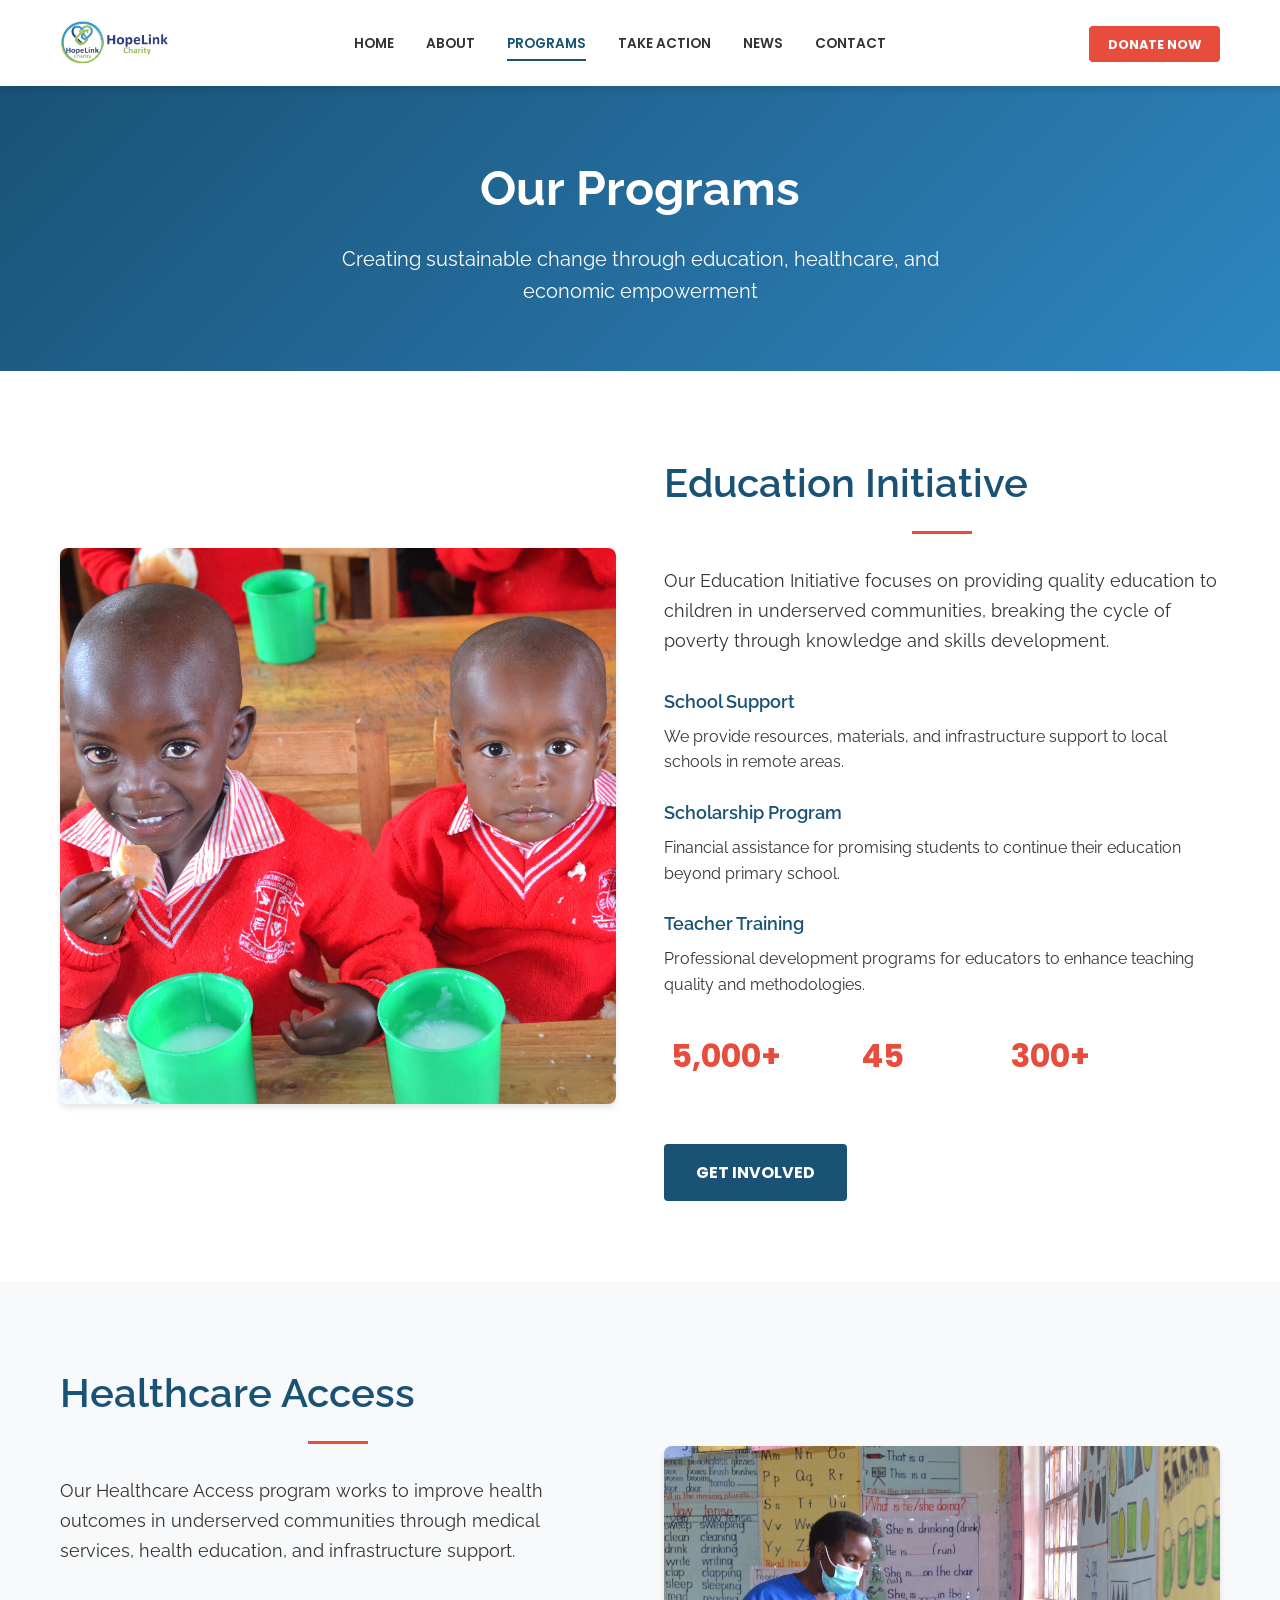
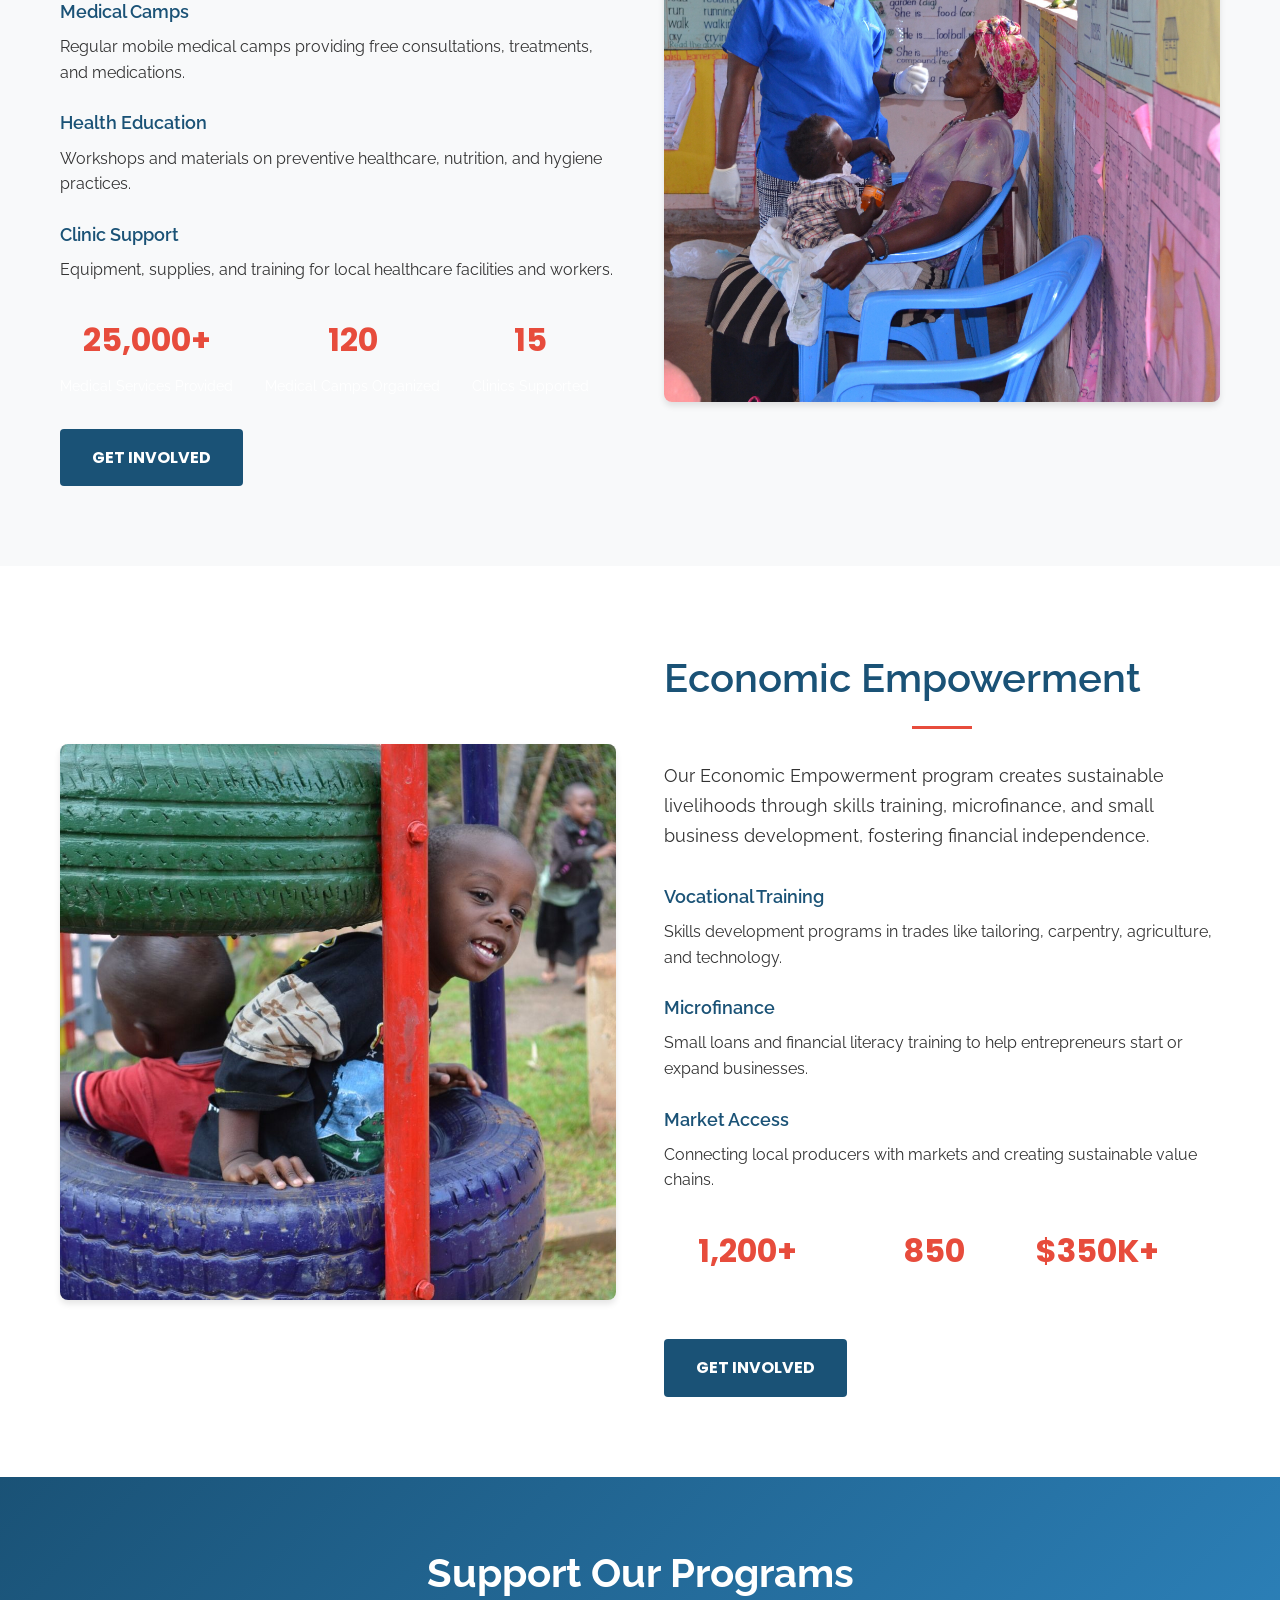
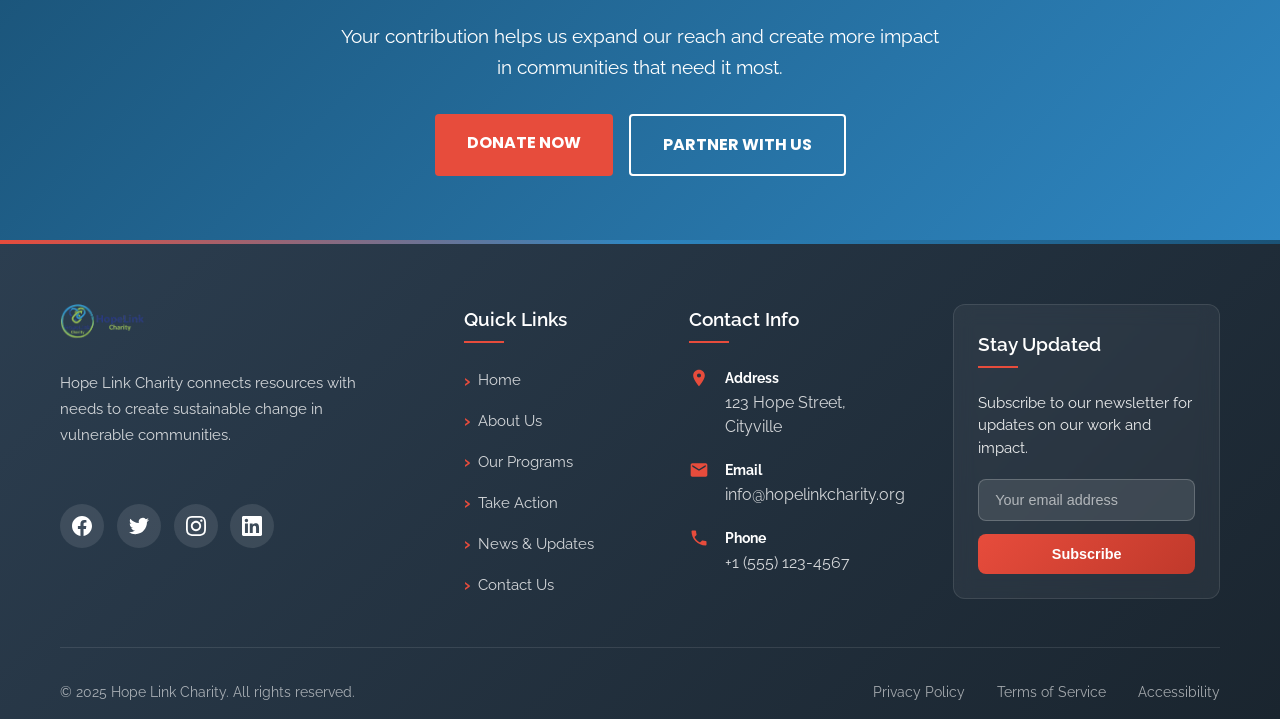
<file: programs.html>
<!DOCTYPE html>
<html dir="ltr" lang="en-US">
<head>
    <meta charset="UTF-8">
    <meta name="viewport" content="width=device-width, initial-scale=1">
    <title>Our Programs - Hope Link Charity</title>
    <link rel="stylesheet" href="styles.css">
    <link rel="preconnect" href="https://fonts.googleapis.com">
    <link rel="preconnect" href="https://fonts.gstatic.com" crossorigin>
    <link href="https://fonts.googleapis.com/css2?family=Poppins:wght@400;700&family=Raleway:wght@300;400;500;600;700&display=swap" rel="stylesheet">
</head>
<body>
    <!-- Header Section -->
    <header class="site-header">
        <div class="header-container">
            <div class="logo-section">
                <a href="index.html" class="logo-link">
                    <img src="logo.png" alt="Hope Link Charity Logo" class="logo">
                </a>
            </div>
            <nav class="main-navigation" id="main-navigation" aria-label="Main navigation">
                <ul class="nav-menu">
                    <li class="menu-item"><a href="index.html" class="nav-link">Home</a></li>
                    <li class="menu-item"><a href="about.html" class="nav-link">About</a></li>
                    <li class="menu-item"><a href="programs.html" class="nav-link active">Programs</a></li>
                    <li class="menu-item"><a href="take-action.html" class="nav-link">Take Action</a></li>
                    <li class="menu-item"><a href="news.html" class="nav-link">News</a></li>
                    <li class="menu-item"><a href="contact.html" class="nav-link">Contact</a></li>
                </ul>
            </nav>
            <div class="cta-section-header">
                <a href="take-action.html" class="donate-button">Donate Now</a>
            </div>
            <button class="mobile-menu-toggle" aria-label="Toggle navigation" aria-expanded="false" aria-controls="main-navigation">
                <span></span>
                <span></span>
                <span></span>
            </button>
        </div>
    </header>

    <!-- Page Header -->
    <section class="page-header">
        <div class="container">
            <h1 class="page-title">Our Programs</h1>
            <p class="page-subtitle">Creating sustainable change through education, healthcare, and economic empowerment</p>
        </div>
    </section>

    <!-- Main Content -->
    <main id="main-content">
        <!-- Education Program -->
        <section class="program-detail" id="education">
            <div class="container">
                <div class="program-content">
                    <div class="program-image">
                        <img src="school-flip-box.png" alt="Education Initiative" class="program-img">
                    </div>
                    <div class="program-text">
                        <h2 class="program-title">Education Initiative</h2>
                        <div class="divider"></div>
                        <p class="program-description">Our Education Initiative focuses on providing quality education to children in underserved communities, breaking the cycle of poverty through knowledge and skills development.</p>
                        <div class="program-features">
                            <div class="feature">
                                <h3 class="feature-title">School Support</h3>
                                <p class="feature-description">We provide resources, materials, and infrastructure support to local schools in remote areas.</p>
                            </div>
                            <div class="feature">
                                <h3 class="feature-title">Scholarship Program</h3>
                                <p class="feature-description">Financial assistance for promising students to continue their education beyond primary school.</p>
                            </div>
                            <div class="feature">
                                <h3 class="feature-title">Teacher Training</h3>
                                <p class="feature-description">Professional development programs for educators to enhance teaching quality and methodologies.</p>
                            </div>
                        </div>
                        <div class="program-stats">
                            <div class="stat">
                                <div class="stat-number">5,000+</div>
                                <div class="stat-label">Children Educated</div>
                            </div>
                            <div class="stat">
                                <div class="stat-number">45</div>
                                <div class="stat-label">Schools Supported</div>
                            </div>
                            <div class="stat">
                                <div class="stat-number">300+</div>
                                <div class="stat-label">Scholarships Awarded</div>
                            </div>
                        </div>
                        <a href="take-action.html#volunteer" class="program-button">Get Involved</a>
                    </div>
                </div>
            </div>
        </section>

        <!-- Healthcare Program -->
        <section class="program-detail bg-light" id="healthcare">
            <div class="container">
                <div class="program-content reverse">
                    <div class="program-image">
                        <img src="Medical-Clinic-Community-Initiative.png" alt="Healthcare Access" class="program-img">
                    </div>
                    <div class="program-text">
                        <h2 class="program-title">Healthcare Access</h2>
                        <div class="divider"></div>
                        <p class="program-description">Our Healthcare Access program works to improve health outcomes in underserved communities through medical services, health education, and infrastructure support.</p>
                        <div class="program-features">
                            <div class="feature">
                                <h3 class="feature-title">Medical Camps</h3>
                                <p class="feature-description">Regular mobile medical camps providing free consultations, treatments, and medications.</p>
                            </div>
                            <div class="feature">
                                <h3 class="feature-title">Health Education</h3>
                                <p class="feature-description">Workshops and materials on preventive healthcare, nutrition, and hygiene practices.</p>
                            </div>
                            <div class="feature">
                                <h3 class="feature-title">Clinic Support</h3>
                                <p class="feature-description">Equipment, supplies, and training for local healthcare facilities and workers.</p>
                            </div>
                        </div>
                        <div class="program-stats">
                            <div class="stat">
                                <div class="stat-number">25,000+</div>
                                <div class="stat-label">Medical Services Provided</div>
                            </div>
                            <div class="stat">
                                <div class="stat-number">120</div>
                                <div class="stat-label">Medical Camps Organized</div>
                            </div>
                            <div class="stat">
                                <div class="stat-number">15</div>
                                <div class="stat-label">Clinics Supported</div>
                            </div>
                        </div>
                        <a href="take-action.html#volunteer" class="program-button">Get Involved</a>
                    </div>
                </div>
            </div>
        </section>

        <!-- Economic Empowerment Program -->
        <section class="program-detail" id="empowerment">
            <div class="container">
                <div class="program-content">
                    <div class="program-image">
                        <img src="amaani-flip-box.jpg" alt="Economic Empowerment" class="program-img">
                    </div>
                    <div class="program-text">
                        <h2 class="program-title">Economic Empowerment</h2>
                        <div class="divider"></div>
                        <p class="program-description">Our Economic Empowerment program creates sustainable livelihoods through skills training, microfinance, and small business development, fostering financial independence.</p>
                        <div class="program-features">
                            <div class="feature">
                                <h3 class="feature-title">Vocational Training</h3>
                                <p class="feature-description">Skills development programs in trades like tailoring, carpentry, agriculture, and technology.</p>
                            </div>
                            <div class="feature">
                                <h3 class="feature-title">Microfinance</h3>
                                <p class="feature-description">Small loans and financial literacy training to help entrepreneurs start or expand businesses.</p>
                            </div>
                            <div class="feature">
                                <h3 class="feature-title">Market Access</h3>
                                <p class="feature-description">Connecting local producers with markets and creating sustainable value chains.</p>
                            </div>
                        </div>
                        <div class="program-stats">
                            <div class="stat">
                                <div class="stat-number">1,200+</div>
                                <div class="stat-label">Entrepreneurs Supported</div>
                            </div>
                            <div class="stat">
                                <div class="stat-number">850</div>
                                <div class="stat-label">Vocational Graduates</div>
                            </div>
                            <div class="stat">
                                <div class="stat-number">$350K+</div>
                                <div class="stat-label">In Micro-Loans</div>
                            </div>
                        </div>
                        <a href="take-action.html#volunteer" class="program-button">Get Involved</a>
                    </div>
                </div>
            </div>
        </section>

        <!-- Program CTA -->
        <section class="program-cta">
            <div class="container">
                <div class="cta-content">
                    <h2 class="cta-title">Support Our Programs</h2>
                    <p class="cta-description">Your contribution helps us expand our reach and create more impact in communities that need it most.</p>
                    <div class="cta-buttons">
                        <a href="take-action.html" class="cta-button primary">Donate Now</a>
                        <a href="contact.html" class="cta-button secondary">Partner With Us</a>
                    </div>
                </div>
            </div>
        </section>
    </main>

   <!-- Footer Section -->
<footer class="site-footer">
    <div class="container">
        <div class="footer-content">
            <div class="footer-section footer-brand">
                <div class="footer-logo">
                    <img src="logo.png" alt="Hope Link Charity Logo">
                </div>
                <p class="footer-description">Hope Link Charity connects resources with needs to create sustainable change in vulnerable communities.</p>
                <div class="social-section">
                    <div class="social-links">
                        <a href="#" class="social-link" aria-label="Facebook">
                            <svg class="social-icon" viewBox="0 0 24 24" fill="currentColor">
                                <path d="M24 12.073c0-6.627-5.373-12-12-12s-12 5.373-12 12c0 5.99 4.388 10.954 10.125 11.854v-8.385H7.078v-3.47h3.047V9.43c0-3.007 1.792-4.669 4.533-4.669 1.312 0 2.686.235 2.686.235v2.953H15.83c-1.491 0-1.956.925-1.956 1.874v2.25h3.328l-.532 3.47h-2.796v8.385C19.612 23.027 24 18.062 24 12.073z"/>
                            </svg>
                        </a>
                        <a href="#" class="social-link" aria-label="Twitter">
                            <svg class="social-icon" viewBox="0 0 24 24" fill="currentColor">
                                <path d="M23.953 4.57a10 10 0 01-2.825.775 4.958 4.958 0 002.163-2.723c-.951.555-2.005.959-3.127 1.184a4.92 4.92 0 00-8.384 4.482C7.69 8.095 4.067 6.13 1.64 3.162a4.822 4.822 0 00-.666 2.475c0 1.71.87 3.213 2.188 4.096a4.904 4.904 0 01-2.228-.616v.06a4.923 4.923 0 003.946 4.827 4.996 4.996 0 01-2.212.085 4.936 4.936 0 004.604 3.417 9.867 9.867 0 01-6.102 2.105c-.39 0-.779-.023-1.17-.067a13.995 13.995 0 007.557 2.209c9.053 0 13.998-7.496 13.998-13.985 0-.21 0-.42-.015-.63A9.935 9.935 0 0024 4.59z"/>
                            </svg>
                        </a>
                        <a href="#" class="social-link" aria-label="Instagram">
                            <svg class="social-icon" viewBox="0 0 24 24" fill="currentColor">
                                <path d="M12 2.163c3.204 0 3.584.012 4.85.07 3.252.148 4.771 1.691 4.919 4.919.058 1.265.069 1.645.069 4.849 0 3.205-.012 3.584-.069 4.849-.149 3.225-1.664 4.771-4.919 4.919-1.266.058-1.644.07-4.85.07-3.204 0-3.584-.012-4.849-.07-3.26-.149-4.771-1.699-4.919-4.92-.058-1.265-.07-1.644-.07-4.849 0-3.204.013-3.583.07-4.849.149-3.227 1.664-4.771 4.919-4.919 1.266-.057 1.645-.069 4.849-.069zm0-2.163c-3.259 0-3.667.014-4.947.072-4.358.2-6.78 2.618-6.98 6.98-.059 1.281-.073 1.689-.073 4.948 0 3.259.014 3.668.072 4.948.2 4.358 2.618 6.78 6.98 6.98 1.281.058 1.689.072 4.948.072 3.259 0 3.668-.014 4.948-.072 4.354-.2 6.782-2.618 6.979-6.98.059-1.28.073-1.689.073-4.948 0-3.259-.014-3.667-.072-4.947-.196-4.354-2.617-6.78-6.979-6.98-1.281-.059-1.69-.073-4.949-.073zm0 5.838c-3.403 0-6.162 2.759-6.162 6.162s2.759 6.163 6.162 6.163 6.162-2.759 6.162-6.163c0-3.403-2.759-6.162-6.162-6.162zm0 10.162c-2.209 0-4-1.79-4-4 0-2.209 1.791-4 4-4s4 1.791 4 4c0 2.21-1.791 4-4 4zm6.406-11.845c-.796 0-1.441.645-1.441 1.44s.645 1.44 1.441 1.44c.795 0 1.439-.645 1.439-1.44s-.644-1.44-1.439-1.44z"/>
                            </svg>
                        </a>
                        <a href="#" class="social-link" aria-label="LinkedIn">
                            <svg class="social-icon" viewBox="0 0 24 24" fill="currentColor">
                                <path d="M20.447 20.452h-3.554v-5.569c0-1.328-.027-3.037-1.852-3.037-1.853 0-2.136 1.445-2.136 2.939v5.667H9.351V9h3.414v1.561h.046c.477-.9 1.637-1.85 3.37-1.85 3.601 0 4.267 2.37 4.267 5.455v6.286zM5.337 7.433c-1.144 0-2.063-.926-2.063-2.065 0-1.138.92-2.063 2.063-2.063 1.14 0 2.064.925 2.064 2.063 0 1.139-.925 2.065-2.064 2.065zm1.782 13.019H3.555V9h3.564v11.452zM22.225 0H1.771C.792 0 0 .774 0 1.729v20.542C0 23.227.792 24 1.771 24h20.451C23.2 24 24 23.227 24 22.271V1.729C24 .774 23.2 0 22.222 0h.003z"/>
                            </svg>
                        </a>
                    </div>
                </div>
            </div>
            
            <div class="footer-section">
                <h3 class="footer-heading">Quick Links</h3>
                <nav class="footer-links">
                    <a href="index.html" class="footer-link">Home</a>
                    <a href="about.html" class="footer-link">About Us</a>
                    <a href="programs.html" class="footer-link">Our Programs</a>
                    <a href="take-action.html" class="footer-link">Take Action</a>
                    <a href="news.html" class="footer-link">News & Updates</a>
                    <a href="contact.html" class="footer-link">Contact Us</a>
                </nav>
            </div>
            
            <div class="footer-section">
                <h3 class="footer-heading">Contact Info</h3>
                <div class="contact-info">
                    <div class="contact-item">
                        <svg class="contact-icon" viewBox="0 0 24 24" fill="currentColor">
                            <path d="M12 2C8.13 2 5 5.13 5 9c0 5.25 7 13 7 13s7-7.75 7-13c0-3.87-3.13-7-7-7zm0 9.5a2.5 2.5 0 010-5 2.5 2.5 0 010 5z"/>
                        </svg>
                        <div class="contact-details">
                            <strong>Address</strong>
                            123 Hope Street, Cityville
                        </div>
                    </div>
                    <div class="contact-item">
                        <svg class="contact-icon" viewBox="0 0 24 24" fill="currentColor">
                            <path d="M20 4H4c-1.1 0-1.99.9-1.99 2L2 18c0 1.1.9 2 2 2h16c1.1 0 2-.9 2-2V6c0-1.1-.9-2-2-2zm0 4l-8 5-8-5V6l8 5 8-5v2z"/>
                        </svg>
                        <div class="contact-details">
                            <strong>Email</strong>
                            info@hopelinkcharity.org
                        </div>
                    </div>
                    <div class="contact-item">
                        <svg class="contact-icon" viewBox="0 0 24 24" fill="currentColor">
                            <path d="M6.62 10.79c1.44 2.83 3.76 5.14 6.59 6.59l2.2-2.2c.27-.27.67-.36 1.02-.24 1.12.37 2.33.57 3.57.57.55 0 1 .45 1 1V20c0 .55-.45 1-1 1-9.39 0-17-7.61-17-17 0-.55.45-1 1-1h3.5c.55 0 1 .45 1 1 0 1.25.2 2.45.57 3.57.11.35.03.74-.25 1.02l-2.2 2.2z"/>
                        </svg>
                        <div class="contact-details">
                            <strong>Phone</strong>
                            +1 (555) 123-4567
                        </div>
                    </div>
                </div>
            </div>
            
            <div class="footer-section newsletter-section">
                <h3 class="footer-heading">Stay Updated</h3>
                <p class="newsletter-text">Subscribe to our newsletter for updates on our work and impact.</p>
                <form class="newsletter-form" aria-label="Newsletter sign up">
                    <input type="email" class="newsletter-input" placeholder="Your email address" required>
                    <button type="submit" class="newsletter-button">Subscribe</button>
                </form>
            </div>
        </div>
        
        <div class="footer-bottom">
            <p class="copyright">&copy; 2025 Hope Link Charity. All rights reserved.</p>
            <div class="footer-legal">
                <a href="#" class="legal-link">Privacy Policy</a>
                <a href="#" class="legal-link">Terms of Service</a>
                <a href="#" class="legal-link">Accessibility</a>
            </div>
        </div>
    </div>
</footer>

    <script src="script.js"></script>
</body>
</html>
</file>
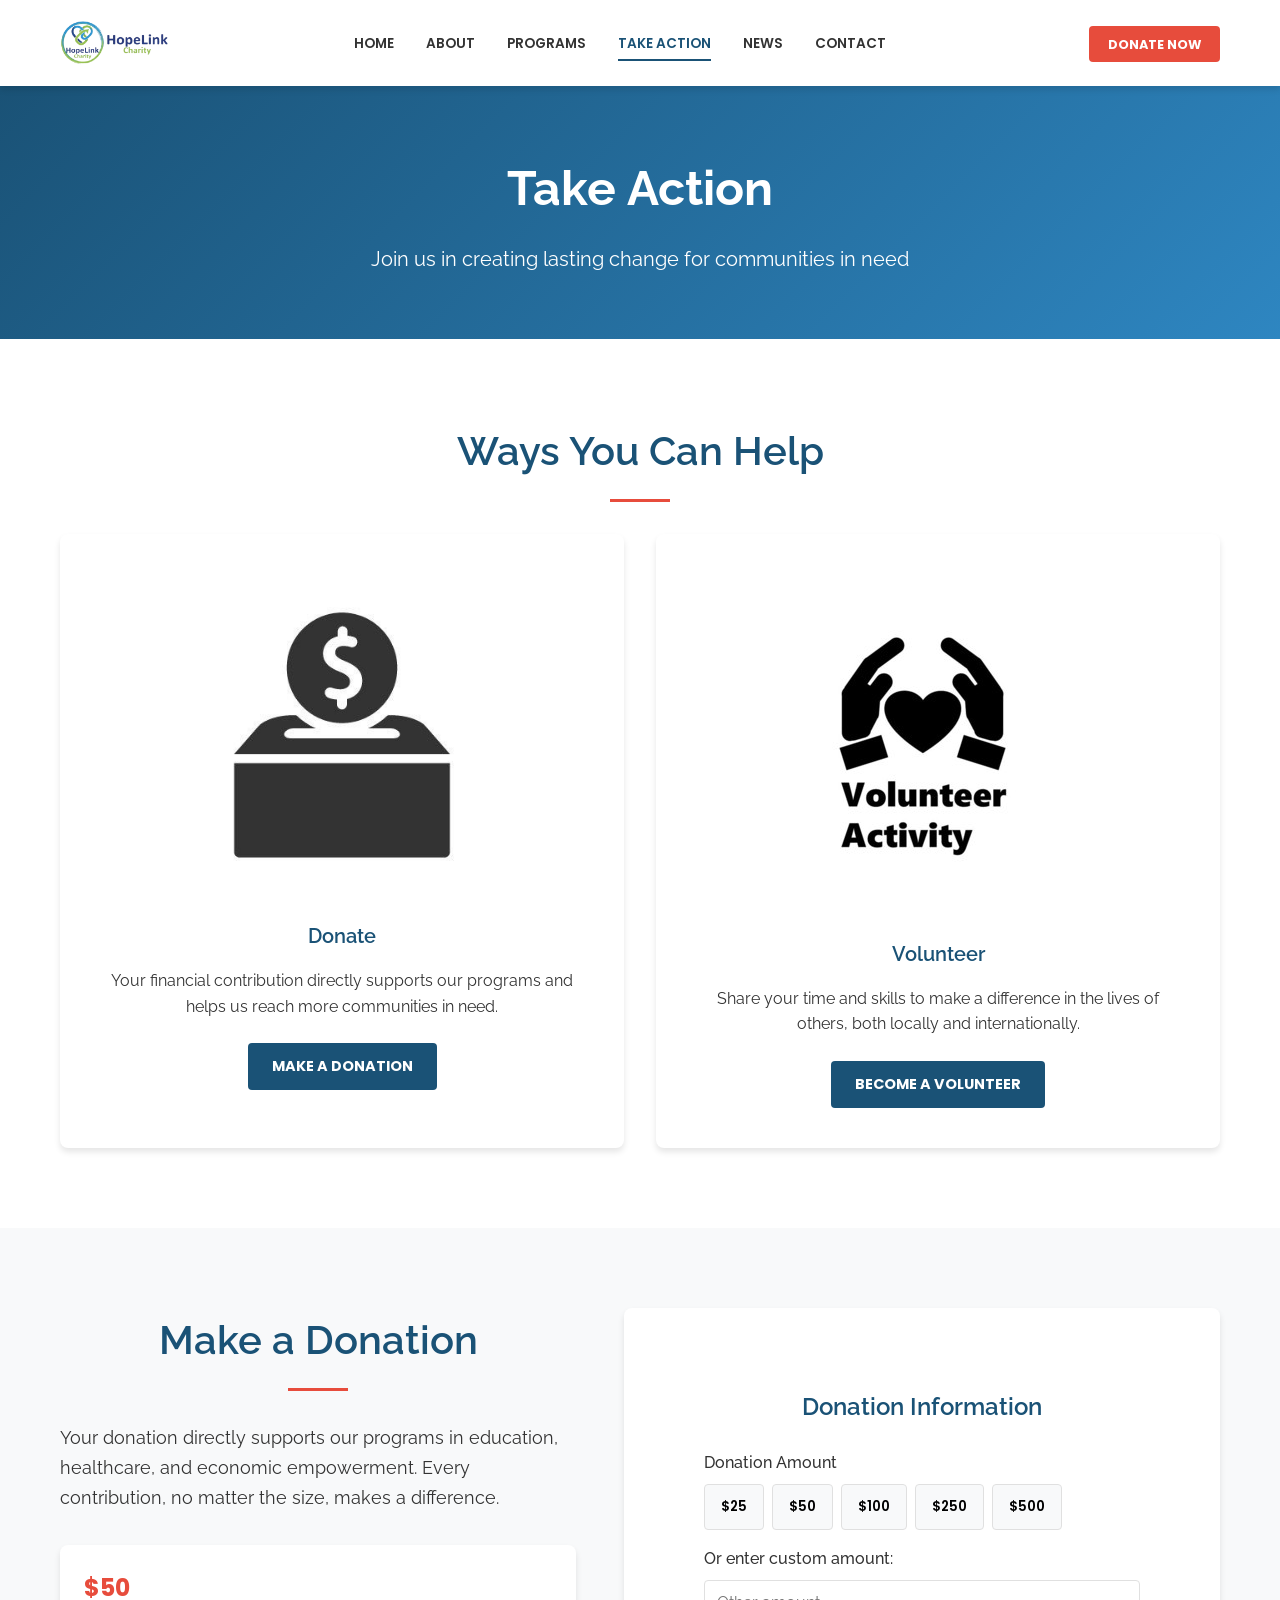
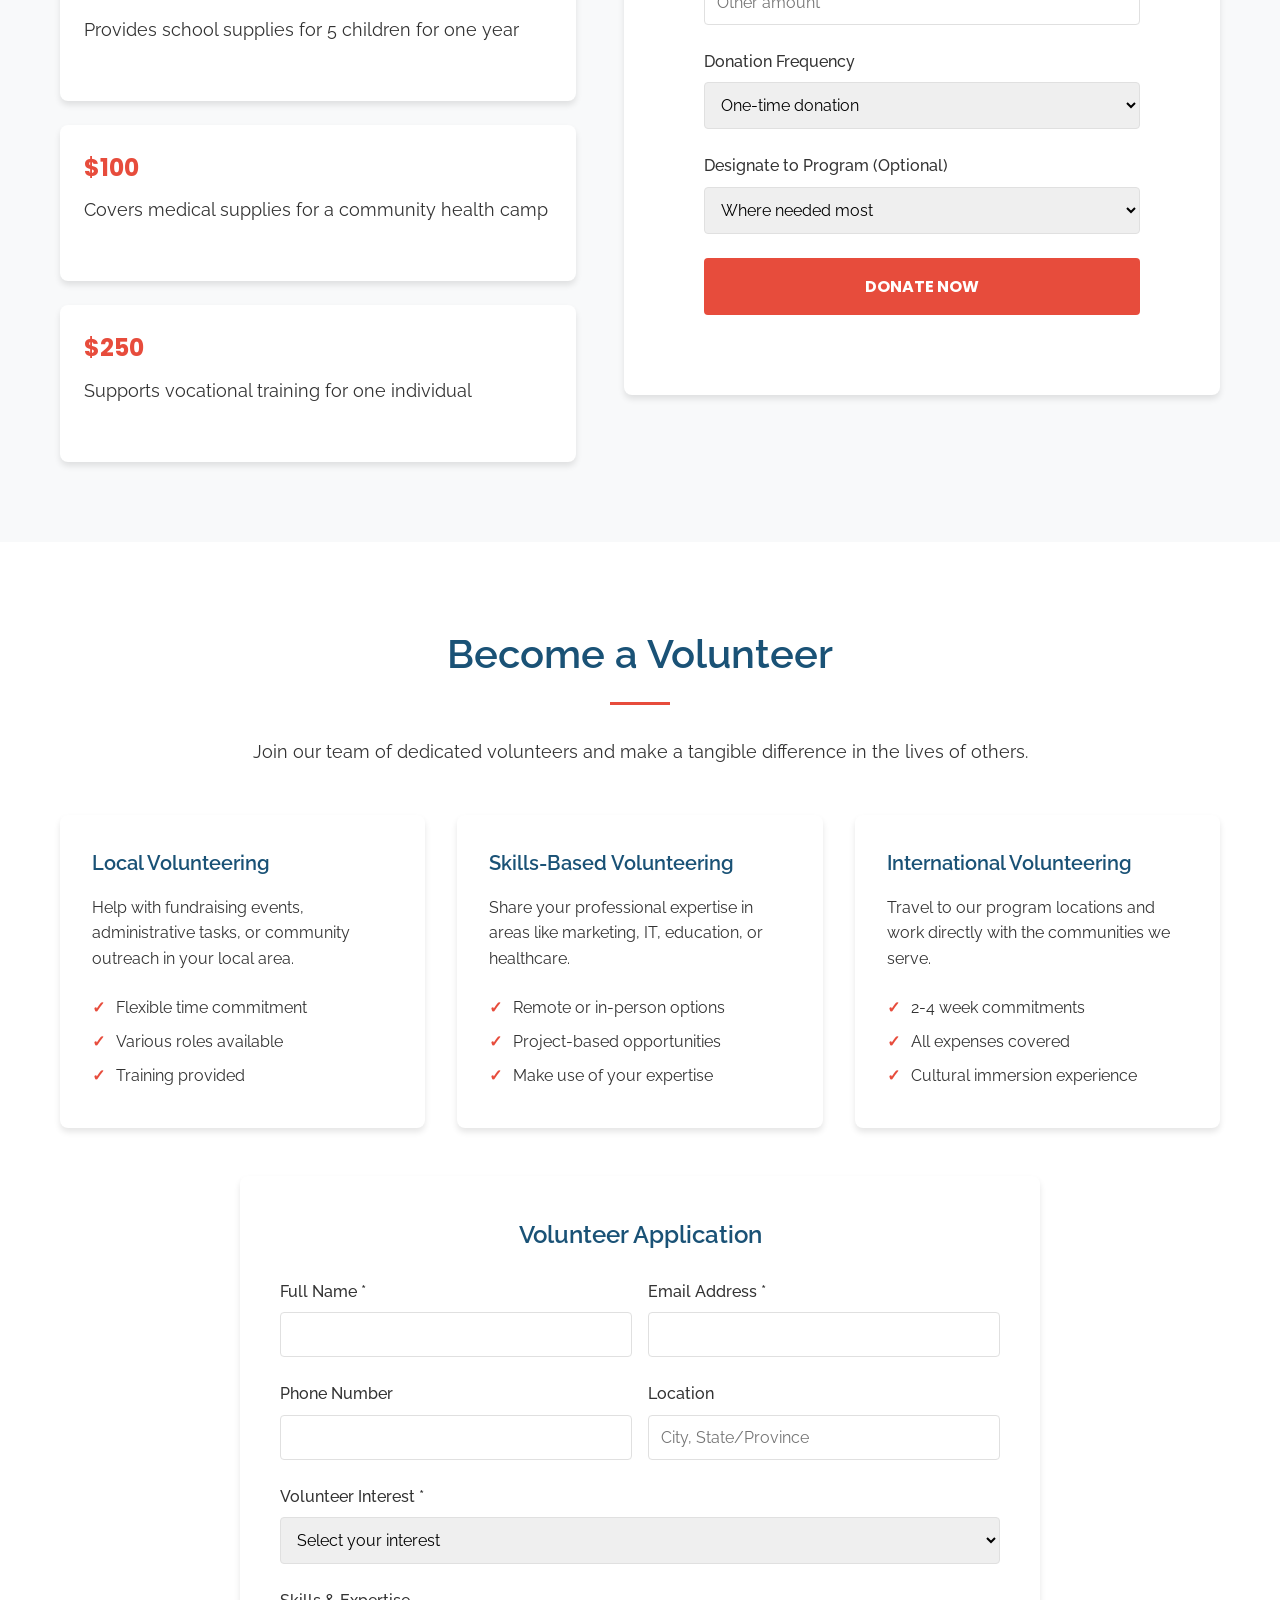
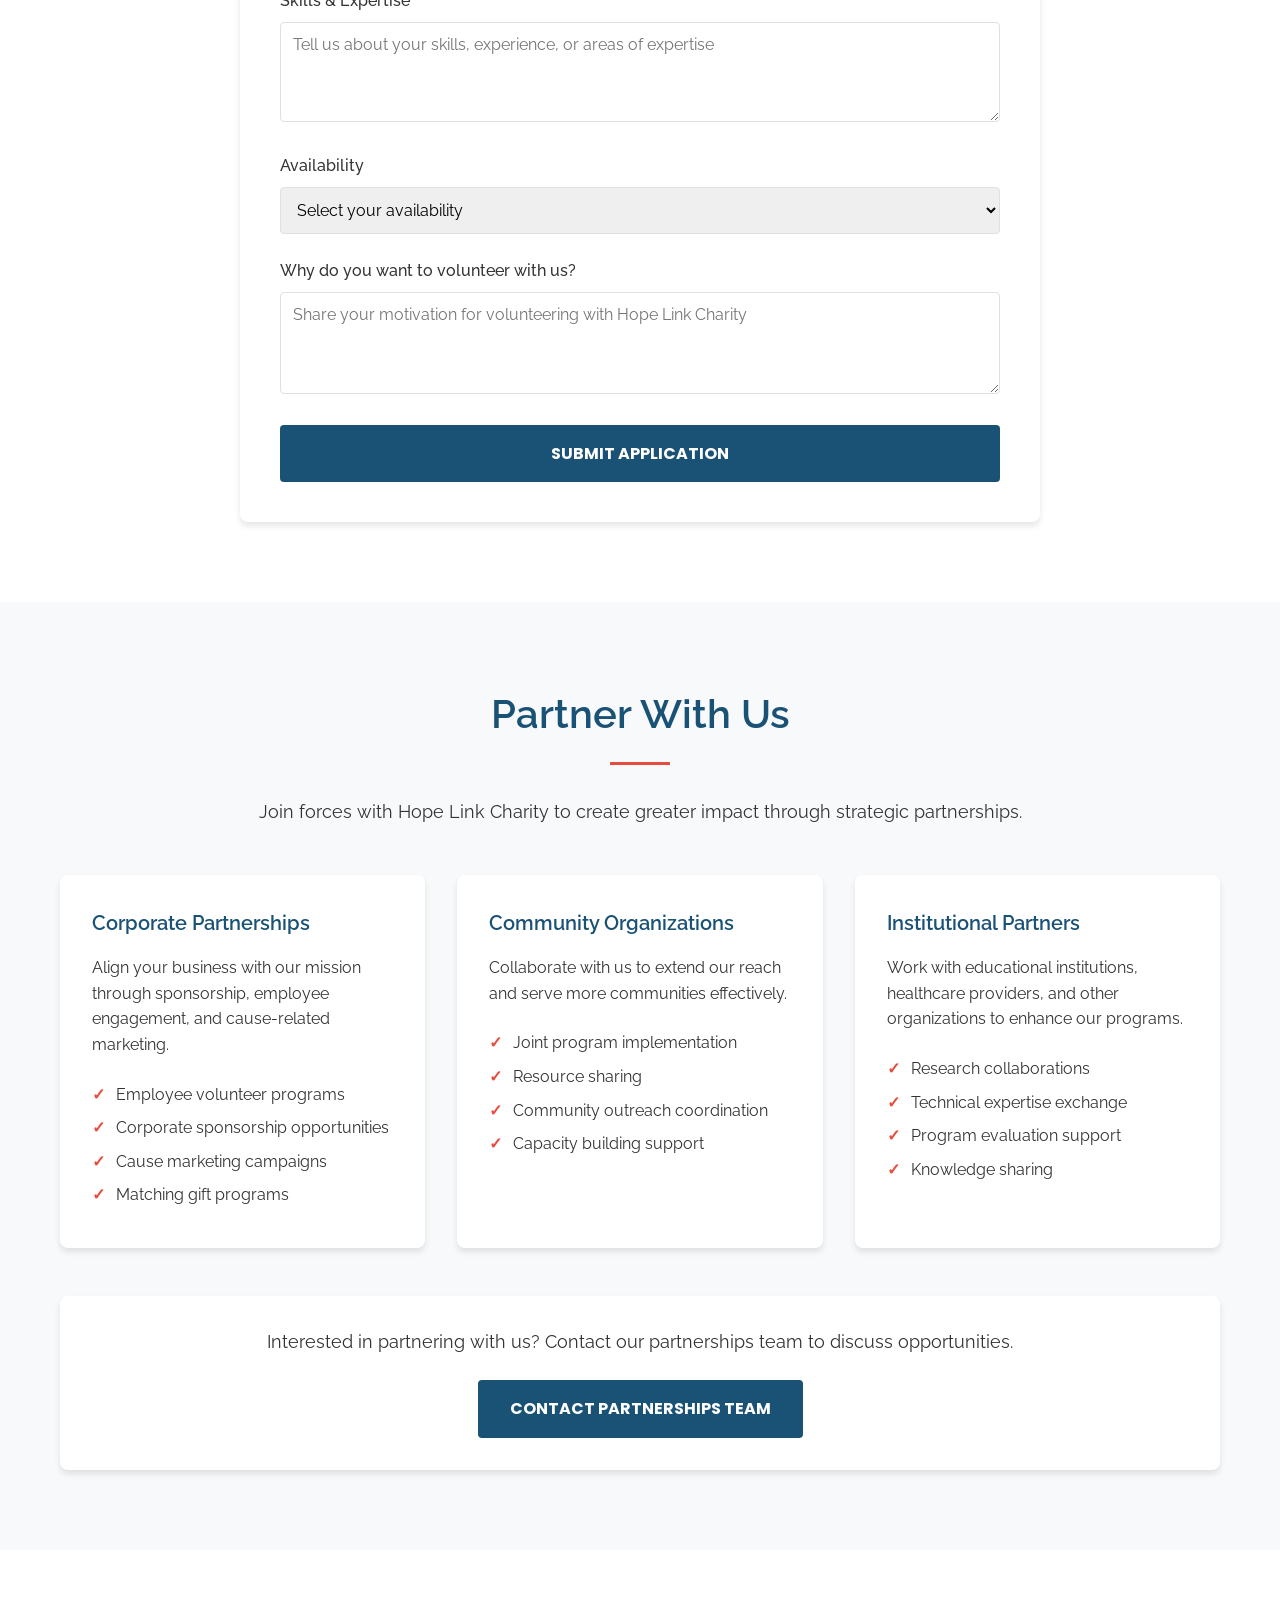
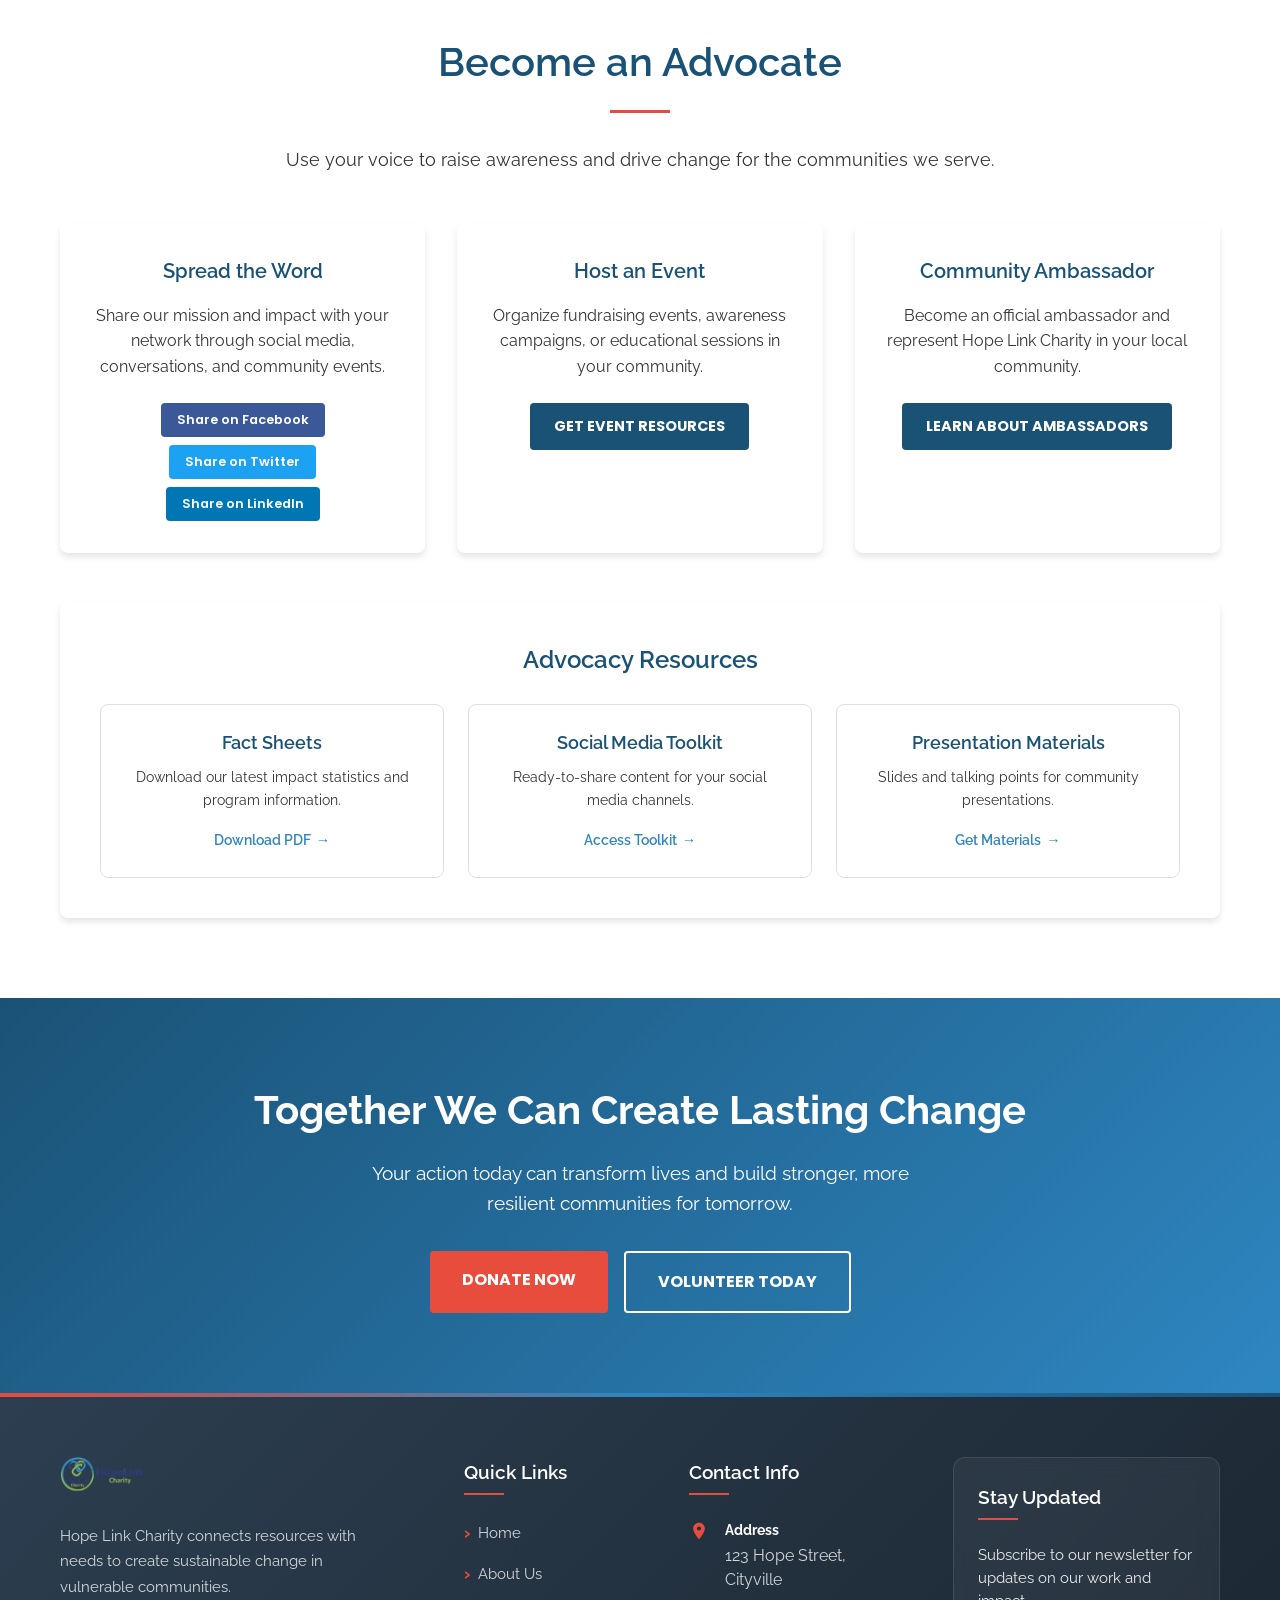
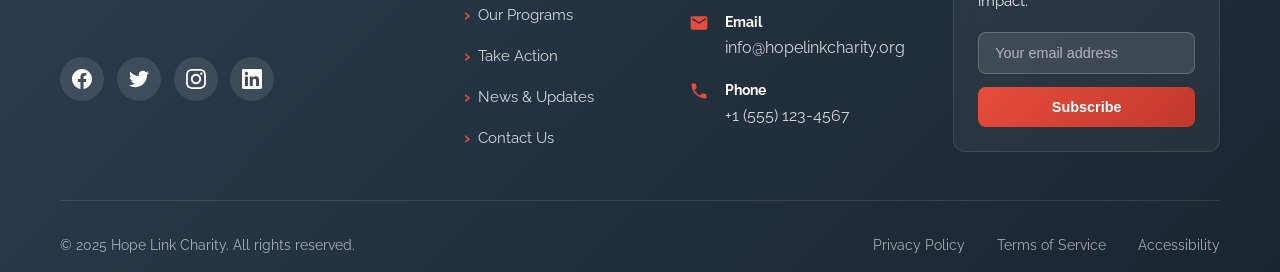
<file: take-action.html>
<!DOCTYPE html>
<html dir="ltr" lang="en-US">
<head>
    <meta charset="UTF-8">
    <meta name="viewport" content="width=device-width, initial-scale=1">
    <title>Take Action - Hope Link Charity</title>
    <link rel="stylesheet" href="styles.css">
    <link rel="preconnect" href="https://fonts.googleapis.com">
    <link rel="preconnect" href="https://fonts.gstatic.com" crossorigin>
    <link href="https://fonts.googleapis.com/css2?family=Poppins:wght@400;700&family=Raleway:wght@300;400;500;600;700&display=swap" rel="stylesheet">
</head>
<body>
    <!-- Header Section -->
    <header class="site-header">
        <div class="header-container">
            <div class="logo-section">
                <a href="index.html" class="logo-link">
                    <img src="logo.png" alt="Hope Link Charity Logo" class="logo">
                </a>
            </div>
            <nav class="main-navigation" id="main-navigation" aria-label="Main navigation">
                <ul class="nav-menu">
                    <li class="menu-item"><a href="index.html" class="nav-link ">Home</a></li>
                    <li class="menu-item"><a href="about.html" class="nav-link">About</a></li>
                    <li class="menu-item"><a href="programs.html" class="nav-link">Programs</a></li>
                    <li class="menu-item"><a href="take-action.html" class="nav-link active">Take Action</a></li>
                    <li class="menu-item"><a href="news.html" class="nav-link">News</a></li>
                    <li class="menu-item"><a href="contact.html" class="nav-link">Contact</a></li>
                </ul>
            </nav>
            <div class="cta-section-header">
                <a href="take-action.html" class="donate-button">Donate Now</a>
            </div>
            <button class="mobile-menu-toggle" aria-label="Toggle navigation" aria-expanded="false" aria-controls="main-navigation">
                <span></span>
                <span></span>
                <span></span>
            </button>
        </div>
    </header>

    <!-- Page Header -->
    <section class="page-header">
        <div class="container">
            <h1 class="page-title">Take Action</h1>
            <p class="page-subtitle">Join us in creating lasting change for communities in need</p>
        </div>
    </section>

    <!-- Main Content -->
    <main id="main-content">
        <!-- Ways to Help Section -->
        <section class="action-options">
            <div class="container">
                <h2 class="section-title">Ways You Can Help</h2>
                <div class="divider"></div>
                <div class="action-grid">
                    <div class="action-card" id="donate">
                        <div class="action-icon">
                            <img src="donate.jpg" alt="Donate Icon">
                        </div>
                        <h3 class="action-title">Donate</h3>
                        <p class="action-description">Your financial contribution directly supports our programs and helps us reach more communities in need.</p>
                        <a href="#donation-form" class="action-button">Make a Donation</a>
                    </div>
                    <div class="action-card" id="volunteer">
                        <div class="action-icon">
                            <img src="Volunteer.jpeg" alt="Volunteer Icon">
                        </div>
                        <h3 class="action-title">Volunteer</h3>
                        <p class="action-description">Share your time and skills to make a difference in the lives of others, both locally and internationally.</p>
                        <a href="#volunteer-form" class="action-button">Become a Volunteer</a>
                    </div>
                    <!--
                    <div class="action-card">
                        <div class="action-icon">
                            <img src="https://via.placeholder.com/80x80?text=🤝" alt="Partner Icon">
                        </div>
                        <h3 class="action-title">Partner</h3>
                        <p class="action-description">Join us as a corporate partner, community organization, or institutional collaborator to amplify our impact.</p>
                        <a href="contact.html" class="action-button">Explore Partnerships</a>
                    </div>
                    <div class="action-card">
                        <div class="action-icon">
                            <img src="https://via.placeholder.com/80x80?text=📢" alt="Advocate Icon">
                        </div>
                        <h3 class="action-title">Advocate</h3>
                        <p class="action-description">Help raise awareness about our cause and the issues facing the communities we serve.</p>
                        <a href="#advocacy" class="action-button">Become an Advocate</a>
                    </div>
                </div>
            </div> -->
        </section> 

        <!-- Donation Section -->
        <section class="donation-section bg-light" id="donation-form">
            <div class="container">
                <div class="donation-content">
                    <div class="donation-info">
                        <h2 class="section-title">Make a Donation</h2>
                        <div class="divider"></div>
                        <p class="donation-description">Your donation directly supports our programs in education, healthcare, and economic empowerment. Every contribution, no matter the size, makes a difference.</p>
                        <div class="impact-examples">
                            <div class="impact-item">
                                <h4 class="impact-title">$50</h4>
                                <p class="impact-description">Provides school supplies for 5 children for one year</p>
                            </div>
                            <div class="impact-item">
                                <h4 class="impact-title">$100</h4>
                                <p class="impact-description">Covers medical supplies for a community health camp</p>
                            </div>
                            <div class="impact-item">
                                <h4 class="impact-title">$250</h4>
                                <p class="impact-description">Supports vocational training for one individual</p>
                            </div>
                        </div>
                    </div>
                    <div class="donation-form-container">
                        <form class="donation-form">
                            <h3 class="form-title">Donation Information</h3>
                            <div class="form-group">
                                <label for="donation-amount">Donation Amount</label>
                                <div class="amount-options">
                                    <button type="button" class="amount-option" data-amount="25">$25</button>
                                    <button type="button" class="amount-option" data-amount="50">$50</button>
                                    <button type="button" class="amount-option" data-amount="100">$100</button>
                                    <button type="button" class="amount-option" data-amount="250">$250</button>
                                    <button type="button" class="amount-option" data-amount="500">$500</button>
                                </div>
                                <div class="custom-amount">
                                    <label for="custom-amount">Or enter custom amount:</label>
                                    <input type="number" id="custom-amount" placeholder="Other amount">
                                </div>
                            </div>
                            <div class="form-group">
                                <label for="donation-frequency">Donation Frequency</label>
                                <select id="donation-frequency">
                                    <option value="one-time">One-time donation</option>
                                    <option value="monthly">Monthly donation</option>
                                    <option value="quarterly">Quarterly donation</option>
                                    <option value="annually">Annual donation</option>
                                </select>
                            </div>
                            <div class="form-group">
                                <label for="program-select">Designate to Program (Optional)</label>
                                <select id="program-select">
                                    <option value="">Where needed most</option>
                                    <option value="education">Education Initiative</option>
                                    <option value="healthcare">Healthcare Access</option>
                                    <option value="empowerment">Economic Empowerment</option>
                                </select>
                            </div>
                            <button type="submit" class="donate-submit">Donate Now</button>
                        </form>
                    </div>
                </div>
            </div>
        </section>

        <!-- Volunteer Section -->
        <section class="volunteer-section" id="volunteer-form">
            <div class="container">
                <h2 class="section-title">Become a Volunteer</h2>
                <div class="divider"></div>
                <p class="section-intro">Join our team of dedicated volunteers and make a tangible difference in the lives of others.</p>
                <div class="volunteer-opportunities">
                    <div class="opportunity-card">
                        <h3 class="opportunity-title">Local Volunteering</h3>
                        <p class="opportunity-description">Help with fundraising events, administrative tasks, or community outreach in your local area.</p>
                        <ul class="opportunity-details">
                            <li>Flexible time commitment</li>
                            <li>Various roles available</li>
                            <li>Training provided</li>
                        </ul>
                    </div>
                    <div class="opportunity-card">
                        <h3 class="opportunity-title">Skills-Based Volunteering</h3>
                        <p class="opportunity-description">Share your professional expertise in areas like marketing, IT, education, or healthcare.</p>
                        <ul class="opportunity-details">
                            <li>Remote or in-person options</li>
                            <li>Project-based opportunities</li>
                            <li>Make use of your expertise</li>
                        </ul>
                    </div>
                    <div class="opportunity-card">
                        <h3 class="opportunity-title">International Volunteering</h3>
                        <p class="opportunity-description">Travel to our program locations and work directly with the communities we serve.</p>
                        <ul class="opportunity-details">
                            <li>2-4 week commitments</li>
                            <li>All expenses covered</li>
                            <li>Cultural immersion experience</li>
                        </ul>
                    </div>
                </div>
                <div class="volunteer-form-container">
                    <form class="volunteer-form">
                        <h3 class="form-title">Volunteer Application</h3>
                        <div class="form-row">
                            <div class="form-group">
                                <label for="volunteer-name">Full Name *</label>
                                <input type="text" id="volunteer-name" required>
                            </div>
                            <div class="form-group">
                                <label for="volunteer-email">Email Address *</label>
                                <input type="email" id="volunteer-email" required>
                            </div>
                        </div>
                        <div class="form-row">
                            <div class="form-group">
                                <label for="volunteer-phone">Phone Number</label>
                                <input type="tel" id="volunteer-phone">
                            </div>
                            <div class="form-group">
                                <label for="volunteer-location">Location</label>
                                <input type="text" id="volunteer-location" placeholder="City, State/Province">
                            </div>
                        </div>
                        <div class="form-group">
                            <label for="volunteer-interest">Volunteer Interest *</label>
                            <select id="volunteer-interest" required>
                                <option value="">Select your interest</option>
                                <option value="local">Local Volunteering</option>
                                <option value="skills">Skills-Based Volunteering</option>
                                <option value="international">International Volunteering</option>
                                <option value="all">Open to All Opportunities</option>
                            </select>
                        </div>
                        <div class="form-group">
                            <label for="volunteer-skills">Skills & Expertise</label>
                            <textarea id="volunteer-skills" rows="3" placeholder="Tell us about your skills, experience, or areas of expertise"></textarea>
                        </div>
                        <div class="form-group">
                            <label for="volunteer-availability">Availability</label>
                            <select id="volunteer-availability">
                                <option value="">Select your availability</option>
                                <option value="weekdays">Weekdays</option>
                                <option value="weekends">Weekends</option>
                                <option value="evenings">Evenings</option>
                                <option value="flexible">Flexible</option>
                            </select>
                        </div>
                        <div class="form-group">
                            <label for="volunteer-message">Why do you want to volunteer with us?</label>
                            <textarea id="volunteer-message" rows="4" placeholder="Share your motivation for volunteering with Hope Link Charity"></textarea>
                        </div>
                        <button type="submit" class="submit-button">Submit Application</button>
                    </form>
                </div>
            </div>
        </section>

        <!-- Partnership Section -->
        <section class="partnership-section bg-light" id="partnership">
            <div class="container">
                <h2 class="section-title">Partner With Us</h2>
                <div class="divider"></div>
                <p class="section-intro">Join forces with Hope Link Charity to create greater impact through strategic partnerships.</p>
                
                <div class="partnership-types">
                    <div class="partnership-type">
                        <h3 class="type-title">Corporate Partnerships</h3>
                        <p class="type-description">Align your business with our mission through sponsorship, employee engagement, and cause-related marketing.</p>
                        <ul class="type-benefits">
                            <li>Employee volunteer programs</li>
                            <li>Corporate sponsorship opportunities</li>
                            <li>Cause marketing campaigns</li>
                            <li>Matching gift programs</li>
                        </ul>
                    </div>
                    
                    <div class="partnership-type">
                        <h3 class="type-title">Community Organizations</h3>
                        <p class="type-description">Collaborate with us to extend our reach and serve more communities effectively.</p>
                        <ul class="type-benefits">
                            <li>Joint program implementation</li>
                            <li>Resource sharing</li>
                            <li>Community outreach coordination</li>
                            <li>Capacity building support</li>
                        </ul>
                    </div>
                    
                    <div class="partnership-type">
                        <h3 class="type-title">Institutional Partners</h3>
                        <p class="type-description">Work with educational institutions, healthcare providers, and other organizations to enhance our programs.</p>
                        <ul class="type-benefits">
                            <li>Research collaborations</li>
                            <li>Technical expertise exchange</li>
                            <li>Program evaluation support</li>
                            <li>Knowledge sharing</li>
                        </ul>
                    </div>
                </div>
                
                <div class="partnership-cta">
                    <p>Interested in partnering with us? Contact our partnerships team to discuss opportunities.</p>
                    <a href="contact.html" class="cta-button">Contact Partnerships Team</a>
                </div>
            </div>
        </section> 

        <!-- Advocacy Section -->
        <section class="advocacy-section" id="advocacy">
            <div class="container">
                <h2 class="section-title">Become an Advocate</h2>
                <div class="divider"></div>
                <p class="section-intro">Use your voice to raise awareness and drive change for the communities we serve.</p>
                
                <div class="advocacy-actions">
                    <div class="advocacy-action">
                        <h3 class="action-title">Spread the Word</h3>
                        <p class="action-description">Share our mission and impact with your network through social media, conversations, and community events.</p>
                        <div class="social-share">
                            <button class="share-button facebook">Share on Facebook</button>
                            <button class="share-button twitter">Share on Twitter</button>
                            <button class="share-button linkedin">Share on LinkedIn</button>
                        </div>
                    </div>
                    
                    <div class="advocacy-action">
                        <h3 class="action-title">Host an Event</h3>
                        <p class="action-description">Organize fundraising events, awareness campaigns, or educational sessions in your community.</p>
                        <a href="contact.html" class="action-button">Get Event Resources</a>
                    </div>
                    
                    <div class="advocacy-action">
                        <h3 class="action-title">Community Ambassador</h3>
                        <p class="action-description">Become an official ambassador and represent Hope Link Charity in your local community.</p>
                        <a href="contact.html" class="action-button">Learn About Ambassadors</a>
                    </div>
                </div>
                
                <div class="advocacy-resources">
                    <h3 class="resources-title">Advocacy Resources</h3>
                    <div class="resources-grid">
                        <div class="resource-item">
                            <h4 class="resource-name">Fact Sheets</h4>
                            <p class="resource-description">Download our latest impact statistics and program information.</p>
                            <a href="#" class="resource-link">Download PDF</a>
                        </div>
                        <div class="resource-item">
                            <h4 class="resource-name">Social Media Toolkit</h4>
                            <p class="resource-description">Ready-to-share content for your social media channels.</p>
                            <a href="#" class="resource-link">Access Toolkit</a>
                        </div>
                        <div class="resource-item">
                            <h4 class="resource-name">Presentation Materials</h4>
                            <p class="resource-description">Slides and talking points for community presentations.</p>
                            <a href="#" class="resource-link">Get Materials</a>
                        </div>
                    </div>
                </div>
            </div>
        </section>

        <!-- Impact CTA Section -->
        <section class="impact-cta">
            <div class="container">
                <div class="cta-content">
                    <h2 class="cta-title">Together We Can Create Lasting Change</h2>
                    <p class="cta-description">Your action today can transform lives and build stronger, more resilient communities for tomorrow.</p>
                    <div class="cta-buttons">
                            <a href="take-action.html" class="cta-button primary">Donate Now</a>
                        <a href="#volunteer-form" class="cta-button secondary">Volunteer Today</a>
                    </div>
                </div>
            </div>
        </section>
    </main>

   <!-- Footer Section -->
<footer class="site-footer">
    <div class="container">
        <div class="footer-content">
            <div class="footer-section footer-brand">
                <div class="footer-logo">
                    <img src="logo.png" alt="Hope Link Charity Logo">
                </div>
                <p class="footer-description">Hope Link Charity connects resources with needs to create sustainable change in vulnerable communities.</p>
                <div class="social-section">
                    <div class="social-links">
                        <a href="#" class="social-link" aria-label="Facebook">
                            <svg class="social-icon" viewBox="0 0 24 24" fill="currentColor">
                                <path d="M24 12.073c0-6.627-5.373-12-12-12s-12 5.373-12 12c0 5.99 4.388 10.954 10.125 11.854v-8.385H7.078v-3.47h3.047V9.43c0-3.007 1.792-4.669 4.533-4.669 1.312 0 2.686.235 2.686.235v2.953H15.83c-1.491 0-1.956.925-1.956 1.874v2.25h3.328l-.532 3.47h-2.796v8.385C19.612 23.027 24 18.062 24 12.073z"/>
                            </svg>
                        </a>
                        <a href="#" class="social-link" aria-label="Twitter">
                            <svg class="social-icon" viewBox="0 0 24 24" fill="currentColor">
                                <path d="M23.953 4.57a10 10 0 01-2.825.775 4.958 4.958 0 002.163-2.723c-.951.555-2.005.959-3.127 1.184a4.92 4.92 0 00-8.384 4.482C7.69 8.095 4.067 6.13 1.64 3.162a4.822 4.822 0 00-.666 2.475c0 1.71.87 3.213 2.188 4.096a4.904 4.904 0 01-2.228-.616v.06a4.923 4.923 0 003.946 4.827 4.996 4.996 0 01-2.212.085 4.936 4.936 0 004.604 3.417 9.867 9.867 0 01-6.102 2.105c-.39 0-.779-.023-1.17-.067a13.995 13.995 0 007.557 2.209c9.053 0 13.998-7.496 13.998-13.985 0-.21 0-.42-.015-.63A9.935 9.935 0 0024 4.59z"/>
                            </svg>
                        </a>
                        <a href="#" class="social-link" aria-label="Instagram">
                            <svg class="social-icon" viewBox="0 0 24 24" fill="currentColor">
                                <path d="M12 2.163c3.204 0 3.584.012 4.85.07 3.252.148 4.771 1.691 4.919 4.919.058 1.265.069 1.645.069 4.849 0 3.205-.012 3.584-.069 4.849-.149 3.225-1.664 4.771-4.919 4.919-1.266.058-1.644.07-4.85.07-3.204 0-3.584-.012-4.849-.07-3.26-.149-4.771-1.699-4.919-4.92-.058-1.265-.07-1.644-.07-4.849 0-3.204.013-3.583.07-4.849.149-3.227 1.664-4.771 4.919-4.919 1.266-.057 1.645-.069 4.849-.069zm0-2.163c-3.259 0-3.667.014-4.947.072-4.358.2-6.78 2.618-6.98 6.98-.059 1.281-.073 1.689-.073 4.948 0 3.259.014 3.668.072 4.948.2 4.358 2.618 6.78 6.98 6.98 1.281.058 1.689.072 4.948.072 3.259 0 3.668-.014 4.948-.072 4.354-.2 6.782-2.618 6.979-6.98.059-1.28.073-1.689.073-4.948 0-3.259-.014-3.667-.072-4.947-.196-4.354-2.617-6.78-6.979-6.98-1.281-.059-1.69-.073-4.949-.073zm0 5.838c-3.403 0-6.162 2.759-6.162 6.162s2.759 6.163 6.162 6.163 6.162-2.759 6.162-6.163c0-3.403-2.759-6.162-6.162-6.162zm0 10.162c-2.209 0-4-1.79-4-4 0-2.209 1.791-4 4-4s4 1.791 4 4c0 2.21-1.791 4-4 4zm6.406-11.845c-.796 0-1.441.645-1.441 1.44s.645 1.44 1.441 1.44c.795 0 1.439-.645 1.439-1.44s-.644-1.44-1.439-1.44z"/>
                            </svg>
                        </a>
                        <a href="#" class="social-link" aria-label="LinkedIn">
                            <svg class="social-icon" viewBox="0 0 24 24" fill="currentColor">
                                <path d="M20.447 20.452h-3.554v-5.569c0-1.328-.027-3.037-1.852-3.037-1.853 0-2.136 1.445-2.136 2.939v5.667H9.351V9h3.414v1.561h.046c.477-.9 1.637-1.85 3.37-1.85 3.601 0 4.267 2.37 4.267 5.455v6.286zM5.337 7.433c-1.144 0-2.063-.926-2.063-2.065 0-1.138.92-2.063 2.063-2.063 1.14 0 2.064.925 2.064 2.063 0 1.139-.925 2.065-2.064 2.065zm1.782 13.019H3.555V9h3.564v11.452zM22.225 0H1.771C.792 0 0 .774 0 1.729v20.542C0 23.227.792 24 1.771 24h20.451C23.2 24 24 23.227 24 22.271V1.729C24 .774 23.2 0 22.222 0h.003z"/>
                            </svg>
                        </a>
                    </div>
                </div>
            </div>
            
            <div class="footer-section">
                <h3 class="footer-heading">Quick Links</h3>
                <nav class="footer-links">
                    <a href="index.html" class="footer-link">Home</a>
                    <a href="about.html" class="footer-link">About Us</a>
                    <a href="programs.html" class="footer-link">Our Programs</a>
                    <a href="take-action.html" class="footer-link">Take Action</a>
                    <a href="news.html" class="footer-link">News & Updates</a>
                    <a href="contact.html" class="footer-link">Contact Us</a>
                </nav>
            </div>
            
            <div class="footer-section">
                <h3 class="footer-heading">Contact Info</h3>
                <div class="contact-info">
                    <div class="contact-item">
                        <svg class="contact-icon" viewBox="0 0 24 24" fill="currentColor">
                            <path d="M12 2C8.13 2 5 5.13 5 9c0 5.25 7 13 7 13s7-7.75 7-13c0-3.87-3.13-7-7-7zm0 9.5a2.5 2.5 0 010-5 2.5 2.5 0 010 5z"/>
                        </svg>
                        <div class="contact-details">
                            <strong>Address</strong>
                            123 Hope Street, Cityville
                        </div>
                    </div>
                    <div class="contact-item">
                        <svg class="contact-icon" viewBox="0 0 24 24" fill="currentColor">
                            <path d="M20 4H4c-1.1 0-1.99.9-1.99 2L2 18c0 1.1.9 2 2 2h16c1.1 0 2-.9 2-2V6c0-1.1-.9-2-2-2zm0 4l-8 5-8-5V6l8 5 8-5v2z"/>
                        </svg>
                        <div class="contact-details">
                            <strong>Email</strong>
                            info@hopelinkcharity.org
                        </div>
                    </div>
                    <div class="contact-item">
                        <svg class="contact-icon" viewBox="0 0 24 24" fill="currentColor">
                            <path d="M6.62 10.79c1.44 2.83 3.76 5.14 6.59 6.59l2.2-2.2c.27-.27.67-.36 1.02-.24 1.12.37 2.33.57 3.57.57.55 0 1 .45 1 1V20c0 .55-.45 1-1 1-9.39 0-17-7.61-17-17 0-.55.45-1 1-1h3.5c.55 0 1 .45 1 1 0 1.25.2 2.45.57 3.57.11.35.03.74-.25 1.02l-2.2 2.2z"/>
                        </svg>
                        <div class="contact-details">
                            <strong>Phone</strong>
                            +1 (555) 123-4567
                        </div>
                    </div>
                </div>
            </div>
            
            <div class="footer-section newsletter-section">
                <h3 class="footer-heading">Stay Updated</h3>
                <p class="newsletter-text">Subscribe to our newsletter for updates on our work and impact.</p>
                <form class="newsletter-form" aria-label="Newsletter sign up">
                    <input type="email" class="newsletter-input" placeholder="Your email address" required>
                    <button type="submit" class="newsletter-button">Subscribe</button>
                </form>
            </div>
        </div>
        
        <div class="footer-bottom">
            <p class="copyright">&copy; 2025 Hope Link Charity. All rights reserved.</p>
            <div class="footer-legal">
                <a href="#" class="legal-link">Privacy Policy</a>
                <a href="#" class="legal-link">Terms of Service</a>
                <a href="#" class="legal-link">Accessibility</a>
            </div>
        </div>
    </div>
</footer>

    <script src="script.js"></script>
</body>
</html>
</file>
<file: styles.css>
/* Base Styles */
* {
    margin: 0;
    padding: 0;
    box-sizing: border-box;
}

:root {
    --primary-color: #1a5276;
    --secondary-color: #2e86c1;
    --accent-color: #e74c3c;
    --text-color: #333333;
    --light-text: #ffffff;
    --background-light: #f8f9fa;
    --background-dark: #2c3e50;
    --border-color: #e0e0e0;
    --shadow: 0 4px 6px rgba(0, 0, 0, 0.1);
    --transition: all 0.3s ease;
}

html {
    scroll-behavior: smooth;
}

body {
    font-family: 'Raleway', sans-serif;
    font-size: 16px;
    line-height: 1.6;
    color: var(--text-color);
    background-color: #ffffff;
}

a {
    text-decoration: none;
    color: inherit;
    transition: var(--transition);
}

ul {
    list-style: none;
}

img {
    max-width: 100%;
    height: auto;
    display: block;
}

.container {
    max-width: 1200px;
    margin: 0 auto;
    padding: 0 20px;
}

.section-title {
    font-family: 'Raleway', sans-serif;
    font-size: 2.5rem;
    font-weight: 600;
    color: var(--primary-color);
    margin-bottom: 1rem;
    text-align: center;
}

.divider {
    width: 60px;
    height: 3px;
    background-color: var(--accent-color);
    margin: 0 auto 2rem;
}

/* Header Styles - Fixed Height */
.site-header {
    background-color: #ffffff;
    box-shadow: var(--shadow);
    position: sticky;
    top: 0;
    z-index: 1000;
    padding: 0.5rem 0;
}

.header-container {
    display: flex;
    align-items: center;
    justify-content: space-between;
    max-width: 1200px;
    margin: 0 auto;
    padding: 0 20px;
    height: 70px; /* Fixed height */
}

.logo {
    max-height: 45px; /* Smaller logo */
    width: auto;
}

.main-navigation .nav-menu {
    display: flex;
    gap: 2rem;
    align-items: center;
}

.nav-link {
    font-family: 'Poppins', sans-serif;
    font-weight: 600;
    font-size: 0.85rem;
    text-transform: uppercase;
    color: var(--text-color);
    padding: 0.5rem 0;
    position: relative;
    transition: var(--transition);
}

.nav-link:hover, .nav-link.active {
    color: var(--primary-color);
}

.nav-link.active::after {
    content: '';
    position: absolute;
    bottom: 0;
    left: 0;
    width: 100%;
    height: 2px;
    background-color: var(--primary-color);
}

.donate-button {
    background-color: var(--accent-color);
    color: var(--light-text);
    padding: 0.6rem 1.2rem;
    border-radius: 4px;
    font-family: 'Poppins', sans-serif;
    font-weight: 700;
    font-size: 0.8rem;
    text-transform: uppercase;
    transition: var(--transition);
    margin-left: 1rem;
}

.donate-button:hover {
    background-color: #c0392b;
    transform: translateY(-2px);
    box-shadow: 0 4px 8px rgba(0, 0, 0, 0.2);
}

/* Mobile menu (hamburger) base styles */
.mobile-menu-toggle {
    display: none; /* shown on small screens via media queries */
    width: 36px;
    height: 30px;
    cursor: pointer;
    align-items: center;
    justify-content: center;
    flex-direction: column;
    gap: 5px;
}
.mobile-menu-toggle span {
    display: block;
    width: 100%;
    height: 3px;
    background-color: var(--text-color);
    border-radius: 2px;
    transition: var(--transition);
}
.mobile-menu-toggle.active span:nth-child(1) {
    transform: translateY(8px) rotate(45deg);
}
.mobile-menu-toggle.active span:nth-child(2) {
    opacity: 0;
}
.mobile-menu-toggle.active span:nth-child(3) {
    transform: translateY(-8px) rotate(-45deg);
}

/* Mobile navigation: hidden by default, shown when .active is present */
.main-navigation {
    /* default layout container for navigation */
    position: relative;
    z-index: 1100;
}
.main-navigation.active {
    display: block !important;
}

/* Adjust nav-menu for mobile when main-navigation is active */
.main-navigation.active .nav-menu {
    display: flex;
    flex-direction: column;
    gap: 0;
    background-color: #ffffff;
    padding: 1rem 1.25rem;
    box-shadow: 0 6px 20px rgba(0,0,0,0.1);
    border-bottom-left-radius: 8px;
    border-bottom-right-radius: 8px;
}
.main-navigation.active .nav-menu .menu-item {
    border-bottom: 1px solid var(--border-color);
}
.main-navigation.active .nav-menu .nav-link {
    padding: 0.75rem 0;
    display: block;
}

/* Hero Slider Styles */
.hero-slider {
    position: relative;
    height: 80vh;
    overflow: hidden;
}

.slider-container {
    position: relative;
    height: 100%;
}

.slide {
    position: absolute;
    top: 0;
    left: 0;
    width: 100%;
    height: 100%;
    opacity: 0;
    transition: opacity 1s ease;
    display: flex;
    align-items: center;
    justify-content: center;
}

.slide.active {
    opacity: 1;
}

.slide-background {
    position: absolute;
    top: 0;
    left: 0;
    width: 100%;
    height: 100%;
    background-size: cover;
    background-position: center;
    z-index: -2;
}

.slide-overlay {
    position: absolute;
    top: 0;
    left: 0;
    width: 100%;
    height: 100%;
    background: linear-gradient(135deg, rgba(0,0,0,0.6) 0%, rgba(0,0,0,0.3) 100%);
    z-index: -1;
}

.slide-content {
    text-align: center;
    color: var(--light-text);
    max-width: 800px;
    padding: 0 20px;
    animation: fadeInUp 1s ease;
}

.slide-title {
    font-family: 'Raleway', sans-serif;
    font-size: 3.5rem;
    font-weight: 700;
    margin-bottom: 1.5rem;
    text-transform: uppercase;
}

.slide-description {
    font-size: 1.25rem;
    margin-bottom: 2rem;
    line-height: 1.6;
}

.slide-button {
    display: inline-block;
    background-color: var(--accent-color);
    color: var(--light-text);
    padding: 1rem 2rem;
    border-radius: 4px;
    font-family: 'Poppins', sans-serif;
    font-weight: 700;
    font-size: 1rem;
    text-transform: uppercase;
    transition: var(--transition);
}

.slide-button:hover {
    background-color: #c0392b;
    transform: translateY(-3px);
    box-shadow: 0 6px 12px rgba(0, 0, 0, 0.2);
}

.slider-controls {
    position: absolute;
    bottom: 2rem;
    left: 0;
    width: 100%;
    display: flex;
    align-items: center;
    justify-content: center;
    gap: 1rem;
}

.slider-prev, .slider-next {
    background: rgba(255, 255, 255, 0.2);
    color: var(--light-text);
    border: none;
    width: 40px;
    height: 40px;
    border-radius: 50%;
    font-size: 1.5rem;
    cursor: pointer;
    transition: var(--transition);
    display: flex;
    align-items: center;
    justify-content: center;
}

.slider-prev:hover, .slider-next:hover {
    background: rgba(255, 255, 255, 0.4);
}

.slider-dots {
    display: flex;
    gap: 0.5rem;
}

.dot {
    width: 12px;
    height: 12px;
    border-radius: 50%;
    background: rgba(255, 255, 255, 0.5);
    cursor: pointer;
    transition: var(--transition);
}

.dot.active {
    background: var(--light-text);
    transform: scale(1.2);
}

/* Mission Section Styles */
.mission-section {
    padding: 5rem 0;
    background-color: var(--background-light);
}

.mission-content {
    display: flex;
    align-items: center;
    gap: 3rem;
}

.mission-image {
    flex: 1;
}

.mission-img {
    border-radius: 8px;
    box-shadow: var(--shadow);
}

.mission-text {
    flex: 1;
}

.mission-statement {
    font-size: 1.1rem;
    line-height: 1.7;
    margin-bottom: 2rem;
}

.mission-button {
    display: inline-block;
    background-color: var(--primary-color);
    color: var(--light-text);
    padding: 0.75rem 1.5rem;
    border-radius: 4px;
    font-family: 'Poppins', sans-serif;
    font-weight: 700;
    font-size: 0.9rem;
    text-transform: uppercase;
    transition: var(--transition);
}

.mission-button:hover {
    background-color: var(--secondary-color);
    transform: translateY(-2px);
}

/* Programs Preview Styles */
.programs-preview {
    padding: 5rem 0;
}

.programs-grid {
    display: grid;
    grid-template-columns: repeat(auto-fit, minmax(300px, 1fr));
    gap: 2rem;
    margin-bottom: 3rem;
}

.program-card {
    background: var(--light-text);
    border-radius: 8px;
    padding: 2rem;
    text-align: center;
    box-shadow: var(--shadow);
    transition: var(--transition);
}

.program-card:hover {
    transform: translateY(-5px);
    box-shadow: 0 10px 20px rgba(0, 0, 0, 0.1);
}

.program-icon {
    margin-bottom: 1.5rem;
}

.program-icon img {
    margin: 0 auto;
}

.program-title {
    font-family: 'Raleway', sans-serif;
    font-size: 1.5rem;
    font-weight: 600;
    color: var(--primary-color);
    margin-bottom: 1rem;
}

.program-description {
    margin-bottom: 1.5rem;
    line-height: 1.6;
}

.program-link {
    color: var(--secondary-color);
    font-weight: 600;
    position: relative;
}

.program-link::after {
    content: '→';
    margin-left: 5px;
    transition: var(--transition);
}

.program-link:hover::after {
    margin-left: 10px;
}

.programs-cta {
    text-align: center;
}

.cta-button {
    display: inline-block;
    background-color: var(--primary-color);
    color: var(--light-text);
    padding: 1rem 2rem;
    border-radius: 4px;
    font-family: 'Poppins', sans-serif;
    font-weight: 700;
    font-size: 1rem;
    text-transform: uppercase;
    transition: var(--transition);
}

.cta-button:hover {
    background-color: var(--secondary-color);
    transform: translateY(-3px);
    box-shadow: 0 6px 12px rgba(0, 0, 0, 0.15);
}

/* Impact Stats Styles */
.impact-section {
    padding: 5rem 0;
    background-color: var(--background-dark);
    color: white;
}

.impact-section .section-title {
    color: white;
}

.impact-section .divider {
    background-color: var(--accent-color);
}

.stats-grid {
    display: grid;
    grid-template-columns: repeat(auto-fit, minmax(200px, 1fr));
    gap: 2rem;

/* Enhanced Modern Footer Styles */
.site-footer {
    background: linear-gradient(135deg, var(--background-dark) 0%, #1a252f 100%);
    color: var(--light-text);
    padding: 4rem 0 1rem;
    position: relative;
    overflow: hidden;
    font-family: 'Raleway', sans-serif;
}

.site-footer::before {
    content: '';
    position: absolute;
    top: 0;
    left: 0;
    right: 0;
    height: 4px;
    background: linear-gradient(90deg, var(--accent-color), var(--secondary-color), var(--primary-color));
}

.footer-content {
    display: grid;
    grid-template-columns: 2fr 1fr 1fr 1.5fr;
    gap: 3rem;
    margin-bottom: 3rem;
    position: relative;
    z-index: 1;
}

.footer-brand {
    display: flex;
    flex-direction: column;
    gap: 1.5rem;
}

.footer-logo img {
    max-height: 35px;
    width: auto;
    margin-bottom: 0.5rem;
}

.footer-description {
    color: rgba(255, 255, 255, 0.8);
    line-height: 1.7;
    font-size: 0.95rem;
    max-width: 300px;
}

.footer-heading {
    font-family: 'Raleway', sans-serif;
    font-size: 1.2rem;
    font-weight: 600;
    margin-bottom: 1.5rem;
    color: var(--light-text);
    position: relative;
    padding-bottom: 0.5rem;
}

.footer-heading::after {
    content: '';
    position: absolute;
    bottom: 0;
    left: 0;
    width: 40px;
    height: 2px;
    background: var(--accent-color);
}

.footer-links {
    display: flex;
    flex-direction: column;
    gap: 0.8rem;
}

.footer-link {
    color: rgba(255, 255, 255, 0.8);
    transition: var(--transition);
    display: flex;
    align-items: center;
    gap: 0.5rem;
    font-size: 0.95rem;
    text-decoration: none;
}

.footer-link::before {
    content: '›';
    color: var(--accent-color);
    font-weight: bold;
    transition: var(--transition);
    font-size: 1.1rem;
}

.footer-link:hover {
    color: var(--light-text);
    padding-left: 5px;
    transform: translateX(5px);
}

.footer-link:hover::before {
    color: var(--light-text);
    transform: scale(1.2);
}

.contact-info {
    display: flex;
    flex-direction: column;
    gap: 1.2rem;
}

.contact-item {
    display: flex;
    align-items: flex-start;
    gap: 1rem;
    color: rgba(255, 255, 255, 0.8);
    line-height: 1.5;
}

.contact-icon {
    width: 20px;
    height: 20px;
    color: var(--accent-color);
    flex-shrink: 0;
    margin-top: 0.1rem;
}

.contact-details {
    flex: 1;
}

.contact-details strong {
    color: var(--light-text);
    display: block;
    margin-bottom: 0.2rem;
    font-size: 0.9rem;
}

.newsletter-section {
    background: rgba(255, 255, 255, 0.05);
    padding: 1.5rem;
    border-radius: 12px;
    backdrop-filter: blur(10px);
    border: 1px solid rgba(255, 255, 255, 0.1);
}

.newsletter-text {
    color: rgba(255, 255, 255, 0.9);
    margin-bottom: 1.2rem;
    font-size: 0.95rem;
    line-height: 1.5;
}

.newsletter-form {
    display: flex;
    flex-direction: column;
    gap: 0.8rem;
}

.newsletter-input {
    padding: 0.75rem 1rem;
    border: 1px solid rgba(255, 255, 255, 0.2);
    border-radius: 8px;
    background: rgba(255, 255, 255, 0.1);
    color: var(--light-text);
    font-size: 0.9rem;
    transition: var(--transition);
}

.newsletter-input::placeholder {
    color: rgba(255, 255, 255, 0.6);
}

.newsletter-input:focus {
    outline: none;
    border-color: var(--accent-color);
    background: rgba(255, 255, 255, 0.15);
}

.newsletter-button {
    background: linear-gradient(135deg, var(--accent-color), #c0392b);
    color: var(--light-text);
    border: none;
    padding: 0.75rem 1.5rem;
    border-radius: 8px;
    cursor: pointer;
    transition: var(--transition);
    font-weight: 600;
    font-size: 0.9rem;
}

.newsletter-button:hover {
    transform: translateY(-2px);
    box-shadow: 0 5px 15px rgba(231, 76, 60, 0.3);
}

.social-section {
    margin-top: 2rem;
}

.social-links {
    display: flex;
    gap: 0.8rem;
}

.social-link {
    display: flex;
    align-items: center;
    justify-content: center;
    width: 44px;
    height: 44px;
    background: rgba(255, 255, 255, 0.1);
    border-radius: 50%;
    transition: var(--transition);
    color: var(--light-text);
    text-decoration: none;
    position: relative;
    overflow: hidden;
}

.social-link::before {
    content: '';
    position: absolute;
    top: 0;
    left: -100%;
    width: 100%;
    height: 100%;
    background: linear-gradient(90deg, transparent, rgba(255, 255, 255, 0.2), transparent);
    transition: var(--transition);
}

.social-link:hover {
    background: var(--accent-color);
    transform: translateY(-3px) scale(1.1);
    box-shadow: 0 8px 20px rgba(231, 76, 60, 0.4);
}

.social-link:hover::before {
    left: 100%;
}

.social-icon {
    width: 20px;
    height: 20px;
    fill: currentColor;
}

.footer-bottom {
    border-top: 1px solid rgba(255, 255, 255, 0.1);
    padding-top: 2rem;
    display: flex;
    justify-content: space-between;
    align-items: center;
    flex-wrap: wrap;
    gap: 1rem;
}

.copyright {
    color: rgba(255, 255, 255, 0.6);
    font-size: 0.9rem;
}

.footer-legal {
    display: flex;
    gap: 2rem;
}

.legal-link {
    color: rgba(255, 255, 255, 0.6);
    font-size: 0.9rem;
    transition: var(--transition);
    text-decoration: none;
}

.legal-link:hover {
    color: var(--light-text);
}

/* Responsive Design */
@media (max-width: 1024px) {
    .footer-content {
        grid-template-columns: 1fr 1fr;
        gap: 2rem;
    }
    
    .footer-brand {
        grid-column: 1 / -1;
        text-align: center;
        align-items: center;
    }
    
    .footer-description {
        max-width: 500px;
    }
}

@media (max-width: 768px) {
    .site-footer {
        padding: 3rem 0 1rem;
    }
    
    .footer-content {
        grid-template-columns: 1fr;
        gap: 2rem;
        text-align: center;
    }
    
    .footer-heading::after {
        left: 50%;
        transform: translateX(-50%);
    }
    
    .footer-links {
        align-items: center;
    }
    
    .social-links {
        justify-content: center;
    }
    
    .footer-bottom {
        flex-direction: column;
        text-align: center;
        gap: 1.5rem;
    }
    
    .footer-legal {
        justify-content: center;
    }
}

@media (max-width: 480px) {
    .footer-content {
        gap: 1.5rem;
    }
    
    .newsletter-section {
        padding: 1rem;
    }
    
    .social-link {
        width: 40px;
        height: 40px;
    }
}
    text-align: center;
}

.stat-item {
    padding: 1.5rem;
}

.stat-number {
    font-family: 'Poppins', sans-serif;
    font-size: 3rem;
    font-weight: 700;
    color: var(--accent-color);
    margin-bottom: 0.5rem;
}

.stat-label {
    font-size: 1.1rem;
    color: white;
}

/* CTA Section Styles */
.cta-section {
    padding: 5rem 0;
    background: linear-gradient(135deg, var(--primary-color) 0%, var(--secondary-color) 100%);
    color: var(--light-text);
    text-align: center;
}

.cta-title {
    font-family: 'Raleway', sans-serif;
    font-size: 2.5rem;
    font-weight: 700;
    margin-bottom: 1rem;
}

.cta-description {
    font-size: 1.2rem;
    max-width: 600px;
    margin: 0 auto 2rem;
    line-height: 1.6;
}

.cta-buttons {
    display: flex;
    gap: 1rem;
    justify-content: center;
    flex-wrap: wrap;
}

.cta-button.primary {
    background-color: var(--accent-color);
    color: var(--light-text);
    padding: 1rem 2rem;
    border-radius: 4px;
    font-family: 'Poppins', sans-serif;
    font-weight: 700;
    font-size: 1rem;
    text-transform: uppercase;
    transition: var(--transition);
}

.cta-button.primary:hover {
    background-color: #c0392b;
    transform: translateY(-3px);
    box-shadow: 0 6px 12px rgba(0, 0, 0, 0.2);
}

.cta-button.secondary {
    background-color: transparent;
    color: var(--light-text);
    border: 2px solid var(--light-text);
    padding: 1rem 2rem;
    border-radius: 4px;
    font-family: 'Poppins', sans-serif;
    font-weight: 700;
    font-size: 1rem;
    text-transform: uppercase;
    transition: var(--transition);
}

.cta-button.secondary:hover {
    background-color: var(--light-text);
    color: var(--primary-color);
    transform: translateY(-3px);
}

/* Page Header Styles */
.page-header {
    background: linear-gradient(135deg, var(--primary-color) 0%, var(--secondary-color) 100%);
    color: var(--light-text);
    padding: 4rem 0;
    text-align: center;
}

.page-title {
    font-family: 'Raleway', sans-serif;
    font-size: 3rem;
    font-weight: 700;
    margin-bottom: 1rem;
}

.page-subtitle {
    font-size: 1.25rem;
    max-width: 600px;
    margin: 0 auto;
    line-height: 1.6;
}

/* Content Section Styles */
.content-section {
    padding: 5rem 0;
}

.bg-light {
    background-color: var(--background-light);
}

.section-content {
    display: flex;
    align-items: center;
    gap: 3rem;
}

.content-text {
    flex: 1;
}

.content-image {
    flex: 1;
}

.content-img {
    border-radius: 8px;
    box-shadow: var(--shadow);
}

.section-intro {
    text-align: center;
    max-width: 800px;
    margin: 0 auto 3rem;
    font-size: 1.1rem;
    line-height: 1.7;
}

/* Mission & Vision Grid */
.mission-vision-grid {
    display: grid;
    grid-template-columns: repeat(auto-fit, minmax(300px, 1fr));
    gap: 3rem;
}

.mission-card, .vision-card {
    background: var(--light-text);
    padding: 2.5rem;
    border-radius: 8px;
    box-shadow: var(--shadow);
    text-align: center;
}

.card-icon {
    margin-bottom: 1.5rem;
}

.card-title {
    font-family: 'Raleway', sans-serif;
    font-size: 1.5rem;
    font-weight: 600;
    color: var(--primary-color);
    margin-bottom: 1rem;
}

.card-text {
    line-height: 1.7;
}

/* Values Grid */
.values-grid {
    display: grid;
    grid-template-columns: repeat(auto-fit, minmax(250px, 1fr));
    gap: 2rem;
}

.value-item {
    text-align: center;
    padding: 2rem;
}

.value-icon {
    margin-bottom: 1.5rem;
}

.value-title {
    font-family: 'Raleway', sans-serif;
    font-size: 1.25rem;
    font-weight: 600;
    color: var(--primary-color);
    margin-bottom: 1rem;
}

.value-description {
    line-height: 1.6;
}

/* Team Grid */
.team-grid {
    display: grid;
    grid-template-columns: repeat(auto-fit, minmax(280px, 1fr));
    gap: 2rem;
    margin-bottom: 3rem;
}

.team-member {
    background: var(--light-text);
    padding: 2rem;
    border-radius: 8px;
    box-shadow: var(--shadow);
    text-align: center;
    transition: var(--transition);
}

.team-member:hover {
    transform: translateY(-5px);
}

.member-photo {
    margin-bottom: 1.5rem;
}

.member-photo img {
    border-radius: 50%;
    margin: 0 auto;
}

.member-name {
    font-family: 'Raleway', sans-serif;
    font-size: 1.25rem;
    font-weight: 600;
    color: var(--primary-color);
    margin-bottom: 0.5rem;
}

.member-role {
    color: var(--secondary-color);
    font-weight: 500;
    margin-bottom: 1rem;
}

.member-bio {
    line-height: 1.6;
}

.team-cta {
    text-align: center;
}

/* Partners Grid */
.partners-grid {
    display: grid;
    grid-template-columns: repeat(auto-fit, minmax(150px, 1fr));
    gap: 2rem;
    align-items: center;
}

.partner-logo {
    background: var(--light-text);
    padding: 1.5rem;
    border-radius: 8px;
    display: flex;
    align-items: center;
    justify-content: center;
    height: 120px;
}

/* Program Detail Styles */
.program-detail {
    padding: 5rem 0;
}

.program-content {
    display: flex;
    align-items: center;
    gap: 3rem;
}

.program-content.reverse {
    flex-direction: row-reverse;
}

.program-image {
    flex: 1;
}

.program-img {
    border-radius: 8px;
    box-shadow: var(--shadow);
}

.program-text {
    flex: 1;
}

.program-title {
    font-family: 'Raleway', sans-serif;
    font-size: 2.5rem;
    font-weight: 600;
    color: var(--primary-color);
    margin-bottom: 1rem;
}

.program-description {
    font-size: 1.1rem;
    line-height: 1.7;
    margin-bottom: 2rem;
}

.program-features {
    margin-bottom: 2rem;
}

.feature {
    margin-bottom: 1.5rem;
}

.feature-title {
    font-family: 'Raleway', sans-serif;
    font-size: 1.1rem;
    font-weight: 600;
    color: var(--primary-color);
    margin-bottom: 0.5rem;
}

.feature-description {
    line-height: 1.6;
}

.program-stats {
    display: flex;
    gap: 2rem;
    margin-bottom: 2rem;
}

.stat {
    text-align: center;
}

.stat-number {
    font-family: 'Poppins', sans-serif;
    font-size: 2rem;
    font-weight: 700;
    color: var(--accent-color);
    margin-bottom: 0.5rem;
}

.stat-label {
    font-size: 0.9rem;
    color: white
}

.program-button {
    display: inline-block;
    background-color: var(--primary-color);
    color: var(--light-text);
    padding: 1rem 2rem;
    border-radius: 4px;
    font-family: 'Poppins', sans-serif;
    font-weight: 700;
    font-size: 1rem;
    text-transform: uppercase;
    transition: var(--transition);
}

.program-button:hover {
    background-color: var(--secondary-color);
    transform: translateY(-2px);
}

.program-cta {
    background: linear-gradient(135deg, var(--primary-color) 0%, var(--secondary-color) 100%);
    color: var(--light-text);
    padding: 4rem 0;
    text-align: center;
}

/* Action Options Styles */
.action-options {
    padding: 5rem 0;
}

.action-grid {
    display: grid;
    grid-template-columns: repeat(auto-fit, minmax(280px, 1fr));
    gap: 2rem;
}

.action-card {
    background: var(--light-text);
    padding: 2.5rem;
    border-radius: 8px;
    box-shadow: var(--shadow);
    text-align: center;
    transition: var(--transition);
}

.action-card:hover {
    transform: translateY(-5px);
}

.action-icon {
    margin-bottom: 1.5rem;
}

.action-title {
    font-family: 'Raleway', sans-serif;
    font-size: 1.5rem;
    font-weight: 600;
    color: var(--primary-color);
    margin-bottom: 1rem;
}

.action-description {
    line-height: 1.6;
    margin-bottom: 1.5rem;
}

.action-button {
    display: inline-block;
    background-color: var(--primary-color);
    color: var(--light-text);
    padding: 0.75rem 1.5rem;
    border-radius: 4px;
    font-family: 'Poppins', sans-serif;
    font-weight: 700;
    font-size: 0.9rem;
    text-transform: uppercase;
    transition: var(--transition);
}

.action-button:hover {
    background-color: var(--secondary-color);
}

/* Donation Section Styles */
.donation-section {
    padding: 5rem 0;
}

.donation-content {
    display: flex;
    gap: 3rem;
    align-items: flex-start;
}

.donation-info {
    flex: 1;
}

.donation-description {
    font-size: 1.1rem;
    line-height: 1.7;
    margin-bottom: 2rem;
}

.impact-examples {
    display: grid;
    gap: 1.5rem;
}

.impact-item {
    background: var(--light-text);
    padding: 1.5rem;
    border-radius: 8px;
    box-shadow: var(--shadow);
}

.impact-title {
    font-family: 'Poppins', sans-serif;
    font-size: 1.5rem;
    font-weight: 700;
    color: var(--accent-color);
    margin-bottom: 0.5rem;
}

.impact-description {
    line-height: 1.6;
}

.donation-form-container {
    flex: 1;
    background: var(--light-text);
    padding: 2.5rem;
    border-radius: 8px;
    box-shadow: var(--shadow);
}

.donation-form {
    max-width: 100%;
}

.form-title {
    font-family: 'Raleway', sans-serif;
    font-size: 1.5rem;
    font-weight: 600;
    color: var(--primary-color);
    margin-bottom: 1.5rem;
    text-align: center;
}

.form-group {
    margin-bottom: 1.5rem;
}

.form-group label {
    display: block;
    margin-bottom: 0.5rem;
    font-weight: 500;
    color: var(--text-color);
}

.form-group input,
.form-group select,
.form-group textarea {
    width: 100%;
    padding: 0.75rem;
    border: 1px solid var(--border-color);
    border-radius: 4px;
    font-family: 'Raleway', sans-serif;
    font-size: 1rem;
    transition: var(--transition);
}

.form-group input:focus,
.form-group select:focus,
.form-group textarea:focus {
    outline: none;
    border-color: var(--primary-color);
    box-shadow: 0 0 0 2px rgba(26, 82, 118, 0.1);
}

.amount-options {
    display: flex;
    gap: 0.5rem;
    flex-wrap: wrap;
}

.amount-option {
    background: var(--background-light);
    border: 1px solid var(--border-color);
    padding: 0.75rem 1rem;
    border-radius: 4px;
    cursor: pointer;
    transition: var(--transition);
    font-family: 'Poppins', sans-serif;
    font-weight: 600;
}

.amount-option:hover,
.amount-option.active {
    background: var(--primary-color);
    color: var(--light-text);
    border-color: var(--primary-color);
}

.custom-amount {
    margin-top: 1rem;
}

.custom-amount label {
    display: block;
    margin-bottom: 0.5rem;
}

.donate-submit {
    width: 100%;
    background-color: var(--accent-color);
    color: var(--light-text);
    border: none;
    padding: 1rem;
    border-radius: 4px;
    font-family: 'Poppins', sans-serif;
    font-weight: 700;
    font-size: 1rem;
    text-transform: uppercase;
    cursor: pointer;
    transition: var(--transition);
}

.donate-submit:hover {
    background-color: #c0392b;
}

/* Volunteer Section Styles */
.volunteer-section {
    padding: 5rem 0;
}

.volunteer-opportunities {
    display: grid;
    grid-template-columns: repeat(auto-fit, minmax(300px, 1fr));
    gap: 2rem;
    margin-bottom: 3rem;
}

.opportunity-card {
    background: var(--light-text);
    padding: 2rem;
    border-radius: 8px;
    box-shadow: var(--shadow);
}

.opportunity-title {
    font-family: 'Raleway', sans-serif;
    font-size: 1.25rem;
    font-weight: 600;
    color: var(--primary-color);
    margin-bottom: 1rem;
}

.opportunity-description {
    line-height: 1.6;
    margin-bottom: 1.5rem;
}

.opportunity-details {
    list-style: none;
}

.opportunity-details li {
    position: relative;
    padding-left: 1.5rem;
    margin-bottom: 0.5rem;
}

.opportunity-details li::before {
    content: '✓';
    position: absolute;
    left: 0;
    color: var(--accent-color);
    font-weight: bold;
}

.volunteer-form-container {
    background: var(--light-text);
    padding: 2.5rem;
    border-radius: 8px;
    box-shadow: var(--shadow);
    max-width: 800px;
    margin: 0 auto;
}

.volunteer-form {
    max-width: 100%;
}

.form-row {
    display: flex;
    gap: 1rem;
}

.form-row .form-group {
    flex: 1;
}

.submit-button {
    background-color: var(--primary-color);
    color: var(--light-text);
    border: none;
    padding: 1rem 2rem;
    border-radius: 4px;
    font-family: 'Poppins', sans-serif;
    font-weight: 700;
    font-size: 1rem;
    text-transform: uppercase;
    cursor: pointer;
    transition: var(--transition);
    width: 100%;
}

.submit-button:hover {
    background-color: var(--secondary-color);
}

/* News Page Styles */
.featured-story {
    padding: 4rem 0;
    background: var(--background-light);
}

.featured-content {
    display: flex;
    gap: 3rem;
    align-items: center;
}

.featured-image {
    flex: 1;
}

.featured-img {
    border-radius: 8px;
    box-shadow: var(--shadow);
}

.featured-text {
    flex: 1;
}

.featured-badge {
    display: inline-block;
    background: var(--accent-color);
    color: var(--light-text);
    padding: 0.25rem 0.75rem;
    border-radius: 20px;
    font-size: 0.8rem;
    font-weight: 600;
    text-transform: uppercase;
    margin-bottom: 1rem;
}

.featured-title {
    font-family: 'Raleway', sans-serif;
    font-size: 2.5rem;
    font-weight: 600;
    color: var(--primary-color);
    margin-bottom: 0.5rem;
    line-height: 1.2;
}

.featured-date {
    color: var(--secondary-color);
    margin-bottom: 1.5rem;
    font-weight: 500;
}

.featured-excerpt {
    font-size: 1.1rem;
    line-height: 1.7;
    margin-bottom: 2rem;
}

.featured-button {
    display: inline-block;
    background-color: var(--primary-color);
    color: var(--light-text);
    padding: 1rem 2rem;
    border-radius: 4px;
    font-family: 'Poppins', sans-serif;
    font-weight: 700;
    font-size: 1rem;
    text-transform: uppercase;
    transition: var(--transition);
}

.featured-button:hover {
    background-color: var(--secondary-color);
    transform: translateY(-2px);
}

.news-section {
    padding: 5rem 0;
}

.news-grid {
    display: grid;
    grid-template-columns: repeat(auto-fit, minmax(350px, 1fr));
    gap: 2rem;
    margin-bottom: 3rem;
}

.news-card {
    background: var(--light-text);
    border-radius: 8px;
    overflow: hidden;
    box-shadow: var(--shadow);
    transition: var(--transition);
}

.news-card:hover {
    transform: translateY(-5px);
    box-shadow: 0 10px 20px rgba(0, 0, 0, 0.1);
}

.news-image img {
    width: 100%;
    height: 200px;
    object-fit: cover;
}

.news-content {
    padding: 1.5rem;
}

.news-category {
    display: inline-block;
    background: var(--background-light);
    color: var(--primary-color);
    padding: 0.25rem 0.75rem;
    border-radius: 20px;
    font-size: 0.8rem;
    font-weight: 600;
    text-transform: uppercase;
    margin-bottom: 1rem;
}

.news-title {
    font-family: 'Raleway', sans-serif;
    font-size: 1.25rem;
    font-weight: 600;
    color: var(--primary-color);
    margin-bottom: 0.5rem;
    line-height: 1.3;
}

.news-date {
    color: var(--secondary-color);
    margin-bottom: 1rem;
    font-size: 0.9rem;
}

.news-excerpt {
    line-height: 1.6;
    margin-bottom: 1.5rem;
}

.news-link {
    color: var(--secondary-color);
    font-weight: 600;
    position: relative;
}

.news-link::after {
    content: '→';
    margin-left: 5px;
    transition: var(--transition);
}

.news-link:hover::after {
    margin-left: 10px;
}

.news-cta {
    text-align: center;
}

/* Newsletter Section 
    padding: 4rem 0;
}

.newsletter-content {
    display: flex;
    align-items: center;
    justify-content: space-between;
    gap: 3rem;
}

.newsletter-text {
    flex: 1;
}

.newsletter-description {
    font-size: 1.1rem;
    line-height: 1.7;
    max-width: 500px;
}

.newsletter-form-news {
    flex: 0 0 400px;
} */

.subscribe-form {
    display: flex;
}

.subscribe-form input {
    flex: 1;
    padding: 0.75rem;
    border: 1px solid var(--border-color);
    border-radius: 4px 0 0 4px;
    font-family: 'Raleway', sans-serif;
    font-size: 1rem;
}

.subscribe-form button {
    background: var(--accent-color);
    color: var(--light-text);
    border: none;
    padding: 0 1.5rem;
    border-radius: 0 4px 4px 0;
    cursor: pointer;
    transition: var(--transition);
    font-family: 'Poppins', sans-serif;
    font-weight: 600;
}

.subscribe-form button:hover {
    background: #c0392b;
}

/* Contact Page Styles */
.contact-section {
    padding: 5rem 0;
}

.contact-content {
    display: flex;
    gap: 3rem;
}

.contact-info {
    flex: 1;
}

.contact-description {
    font-size: 1.1rem;
    line-height: 1.7;
    margin-bottom: 2rem;
}

.contact-methods {
    margin-bottom: 3rem;
}

.contact-method {
    display: flex;
    gap: 1rem;
    margin-bottom: 2rem;
}

.method-icon {
    flex: 0 0 40px;
}

.method-details {
    flex: 1;
}

.method-title {
    font-family: 'Raleway', sans-serif;
    font-size: 1.1rem;
    font-weight: 600;
    color: var(--primary-color);
    margin-bottom: 0.5rem;
}

.method-info {
    line-height: 1.6;
}

.department-contacts {
    margin-bottom: 2rem;
}

.department-title {
    font-family: 'Raleway', sans-serif;
    font-size: 1.25rem;
    font-weight: 600;
    color: var(--primary-color);
    margin-bottom: 1rem;
}

.department-list {
    display: grid;
    gap: 1rem;
}

.department {
    padding: 1rem;
    background: var(--background-light);
    border-radius: 4px;
}

.dept-name {
    font-family: 'Raleway', sans-serif;
    font-size: 1rem;
    font-weight: 600;
    color: var(--primary-color);
    margin-bottom: 0.25rem;
}

.dept-email {
    color: var(--secondary-color);
    font-size: 0.9rem;
}

.contact-form-container {
    flex: 1;
    background: var(--light-text);
    padding: 2.5rem;
    border-radius: 8px;
    box-shadow: var(--shadow);
}

.locations-section {
    padding: 5rem 0;
}

.locations-grid {
    display: grid;
    grid-template-columns: repeat(auto-fit, minmax(300px, 1fr));
    gap: 2rem;
}

.location-card {
    background: var(--light-text);
    border-radius: 8px;
    overflow: hidden;
    box-shadow: var(--shadow);
}

.location-image img {
    width: 100%;
    height: 200px;
    object-fit: cover;
}

.location-details {
    padding: 1.5rem;
}

.location-title {
    font-family: 'Raleway', sans-serif;
    font-size: 1.25rem;
    font-weight: 600;
    color: var(--primary-color);
    margin-bottom: 1rem;
}

.location-address {
    line-height: 1.6;
    margin-bottom: 1rem;
}

.location-hours {
    color: var(--secondary-color);
    margin-bottom: 1.5rem;
    font-size: 0.9rem;
}

.location-button {
    display: inline-block;
    background-color: var(--primary-color);
    color: var(--light-text);
    padding: 0.75rem 1.5rem;
    border-radius: 4px;
    font-family: 'Poppins', sans-serif;
    font-weight: 700;
    font-size: 0.9rem;
    text-transform: uppercase;
    transition: var(--transition);
}

.location-button:hover {
    background-color: var(--secondary-color);
}

.faq-section {
    padding: 5rem 0;
}

.faq-list {
    max-width: 800px;
    margin: 0 auto;
}

.faq-item {
    margin-bottom: 1rem;
    border: 1px solid var(--border-color);
    border-radius: 4px;
    overflow: hidden;
}

.faq-question {
    width: 100%;
    background: var(--background-light);
    border: none;
    padding: 1.5rem;
    text-align: left;
    font-family: 'Raleway', sans-serif;
    font-size: 1rem;
    font-weight: 600;
    color: var(--primary-color);
    cursor: pointer;
    transition: var(--transition);
    display: flex;
    justify-content: space-between;
    align-items: center;
}

.faq-question::after {
    content: '+';
    font-size: 1.5rem;
    font-weight: 300;
}

.faq-question.active::after {
    content: '-';
}

.faq-question:hover {
    background: #e9ecef;
}

.faq-answer {
    padding: 0;
    max-height: 0;
    overflow: hidden;
    transition: max-height 0.3s ease, padding 0.3s ease;
}

.faq-answer.active {
    padding: 1.5rem;
    max-height: 500px;
}

.faq-answer p {
    line-height: 1.6;
    margin: 0;
}

/* Donate Page Styles */
.impact-section {
    padding: 5rem 0;
}

.impact-content {
    display: flex;
    align-items: center;
    gap: 3rem;
}

.impact-text {
    flex: 1;
}

.impact-description {
    font-size: 1.1rem;
    line-height: 1.7;
    margin-bottom: 2rem;
}

.impact-stats {
    display: flex;
    gap: 3rem;
}

.impact-stat {
    text-align: center;
}

.impact-stat .stat-number {
    font-family: 'Poppins', sans-serif;
    font-size: 3rem;
    font-weight: 700;
    color: var(--accent-color);
    margin-bottom: 0.5rem;
}

.impact-stat .stat-label {
    font-size: 1rem;
    color: var(--text-color);
    max-width: 150px;
}

.impact-visual {
    flex: 1;
}

.impact-img {
    border-radius: 8px;
    box-shadow: var(--shadow);
}

.donation-options {
    padding: 5rem 0;
}

.options-grid {
    display: grid;
    grid-template-columns: repeat(auto-fit, minmax(300px, 1fr));
    gap: 2rem;
}

.option-card {
    background: var(--light-text);
    padding: 2.5rem;
    border-radius: 8px;
    box-shadow: var(--shadow);
    text-align: center;
    position: relative;
    transition: var(--transition);
}

.option-card.featured {
    border: 2px solid var(--accent-color);
    transform: scale(1.05);
}

.option-badge {
    position: absolute;
    top: -10px;
    left: 50%;
    transform: translateX(-50%);
    background: var(--accent-color);
    color: var(--light-text);
    padding: 0.25rem 1rem;
    border-radius: 20px;
    font-size: 0.8rem;
    font-weight: 600;
    text-transform: uppercase;
}

.option-card:hover {
    transform: translateY(-5px);
}

.option-card.featured:hover {
    transform: translateY(-5px) scale(1.05);
}

.option-icon {
    margin-bottom: 1.5rem;
}

.option-title {
    font-family: 'Raleway', sans-serif;
    font-size: 1.5rem;
    font-weight: 600;
    color: var(--primary-color);
    margin-bottom: 1rem;
}

.option-description {
    line-height: 1.6;
    margin-bottom: 1.5rem;
}

.option-amounts {
    display: flex;
    gap: 0.5rem;
    flex-wrap: wrap;
    justify-content: center;
}

.option-amounts .amount-option {
    background: var(--background-light);
    border: 1px solid var(--border-color);
    padding: 0.75rem 1rem;
    border-radius: 4px;
    cursor: pointer;
    transition: var(--transition);
    font-family: 'Poppins', sans-serif;
    font-weight: 600;
}

.option-amounts .amount-option:hover,
.option-amounts .amount-option.active {
    background: var(--primary-color);
    color: var(--light-text);
    border-color: var(--primary-color);
}

.option-amounts .amount-option.custom {
    background: transparent;
    border: 1px dashed var(--border-color);
}

.option-button {
    display: inline-block;
    background-color: var(--primary-color);
    color: var(--light-text);
    padding: 0.75rem 1.5rem;
    border-radius: 4px;
    font-family: 'Poppins', sans-serif;
    font-weight: 700;
    font-size: 0.9rem;
    text-transform: uppercase;
    transition: var(--transition);
}

.option-button:hover {
    background-color: var(--secondary-color);
}

.donation-form-section {
    padding: 5rem 0;
    background: var(--background-light);
}

.donation-form-container {
    background: var(--light-text);
    border-radius: 8px;
    overflow: hidden;
    box-shadow: var(--shadow);
    max-width: 800px;
    margin: 0 auto;
}

.form-header {
    background: linear-gradient(135deg, var(--primary-color) 0%, var(--secondary-color) 100%);
    color: var(--light-text);
    padding: 2rem;
    text-align: center;
}

.form-header .form-title {
    color: var(--light-text);
    margin-bottom: 0.5rem;
}

.form-header .form-subtitle {
    opacity: 0.9;
}

.donation-form {
    padding: 2.5rem;
}

.form-section {
    margin-bottom: 2.5rem;
    padding-bottom: 2rem;
    border-bottom: 1px solid var(--border-color);
}

.form-section:last-of-type {
    border-bottom: none;
    margin-bottom: 0;
    padding-bottom: 0;
}

.form-section .section-title {
    font-size: 1.25rem;
    margin-bottom: 1.5rem;
    text-align: left;
}

.amount-input {
    position: relative;
    display: flex;
    align-items: center;
}

.amount-input .currency {
    position: absolute;
    left: 0.75rem;
    font-weight: 600;
    color: var(--text-color);
}

.amount-input input {
    padding-left: 1.5rem;
}

.security-notice {
    display: flex;
    align-items: center;
    gap: 0.5rem;
    margin-bottom: 1rem;
    font-size: 0.9rem;
    color: var(--secondary-color);
}

.other-ways-section {
    padding: 5rem 0;
}

.ways-grid {
    display: grid;
    grid-template-columns: repeat(auto-fit, minmax(250px, 1fr));
    gap: 2rem;
}

.way-card {
    background: var(--light-text);
    padding: 2rem;
    border-radius: 8px;
    box-shadow: var(--shadow);
    text-align: center;
    transition: var(--transition);
}

.way-card:hover {
    transform: translateY(-5px);
}

.way-title {
    font-family: 'Raleway', sans-serif;
    font-size: 1.25rem;
    font-weight: 600;
    color: var(--primary-color);
    margin-bottom: 1rem;
}

.way-description {
    line-height: 1.6;
    margin-bottom: 1.5rem;
}

.way-link {
    color: var(--secondary-color);
    font-weight: 600;
    position: relative;
}

.way-link::after {
    content: '→';
    margin-left: 5px;
    transition: var(--transition);
}

.way-link:hover::after {
    margin-left: 10px;
}

/* Enhanced Modern Footer Styles */
.site-footer {
    background: linear-gradient(135deg, var(--background-dark) 0%, #1a252f 100%);
    color: var(--light-text);
    padding: 4rem 0 1rem;
    position: relative;
    overflow: hidden;
    font-family: 'Raleway', sans-serif;
}

.site-footer::before {
    content: '';
    position: absolute;
    top: 0;
    left: 0;
    right: 0;
    height: 4px;
    background: linear-gradient(90deg, var(--accent-color), var(--secondary-color), var(--primary-color));
}

.footer-content {
    display: grid;
    grid-template-columns: 2fr 1fr 1fr 1.5fr;
    gap: 3rem;
    margin-bottom: 3rem;
    position: relative;
    z-index: 1;
}

.footer-brand {
    display: flex;
    flex-direction: column;
    gap: 1.5rem;
}

.footer-logo img {
    max-height: 35px; /* Fixed: Smaller logo size */
    width: auto;
    margin-bottom: 0.5rem;
}

.footer-description {
    color: rgba(255, 255, 255, 0.8);
    line-height: 1.7;
    font-size: 0.95rem;
    max-width: 300px;
}

.footer-heading {
    font-family: 'Raleway', sans-serif;
    font-size: 1.2rem;
    font-weight: 600;
    margin-bottom: 1.5rem;
    color: var(--light-text);
    position: relative;
    padding-bottom: 0.5rem;
}

.footer-heading::after {
    content: '';
    position: absolute;
    bottom: 0;
    left: 0;
    width: 40px;
    height: 2px;
    background: var(--accent-color);
}

.footer-links {
    display: flex;
    flex-direction: column;
    gap: 0.8rem;
}

.footer-link {
    color: rgba(255, 255, 255, 0.8);
    transition: var(--transition);
    display: flex;
    align-items: center;
    gap: 0.5rem;
    font-size: 0.95rem;
    text-decoration: none;
}

.footer-link::before {
    content: '›';
    color: var(--accent-color);
    font-weight: bold;
    transition: var(--transition);
    font-size: 1.1rem;
}

.footer-link:hover {
    color: var(--light-text);
    padding-left: 5px;
    transform: translateX(5px);
}

.footer-link:hover::before {
    color: var(--light-text);
    transform: scale(1.2);
}

.contact-info {
    display: flex;
    flex-direction: column;
    gap: 1.2rem;
}

.contact-item {
    display: flex;
    align-items: flex-start;
    gap: 1rem;
    color: rgba(255, 255, 255, 0.8);
    line-height: 1.5;
}

.contact-icon {
    width: 20px;
    height: 20px;
    color: var(--accent-color);
    flex-shrink: 0;
    margin-top: 0.1rem;
}

.contact-details {
    flex: 1;
}

.contact-details strong {
    color: var(--light-text);
    display: block;
    margin-bottom: 0.2rem;
    font-size: 0.9rem;
}

.newsletter-section {
    background: rgba(255, 255, 255, 0.05);
    padding: 1.5rem;
    border-radius: 12px;
    backdrop-filter: blur(10px);
    border: 1px solid rgba(255, 255, 255, 0.1);
}

.newsletter-text {
    color: rgba(255, 255, 255, 0.9);
    margin-bottom: 1.2rem;
    font-size: 0.95rem;
    line-height: 1.5;
}

.newsletter-form {
    display: flex;
    flex-direction: column;
    gap: 0.8rem;
}

.newsletter-input {
    padding: 0.75rem 1rem;
    border: 1px solid rgba(255, 255, 255, 0.2);
    border-radius: 8px;
    background: rgba(255, 255, 255, 0.1);
    color: var(--light-text);
    font-size: 0.9rem;
    transition: var(--transition);
}

.newsletter-input::placeholder {
    color: rgba(255, 255, 255, 0.6);
}

.newsletter-input:focus {
    outline: none;
    border-color: var(--accent-color);
    background: rgba(255, 255, 255, 0.15);
}

.newsletter-button {
    background: linear-gradient(135deg, var(--accent-color), #c0392b);
    color: var(--light-text);
    border: none;
    padding: 0.75rem 1.5rem;
    border-radius: 8px;
    cursor: pointer;
    transition: var(--transition);
    font-weight: 600;
    font-size: 0.9rem;
}

.newsletter-button:hover {
    transform: translateY(-2px);
    box-shadow: 0 5px 15px rgba(231, 76, 60, 0.3);
}

.social-section {
    margin-top: 2rem;
}

.social-links {
    display: flex;
    gap: 0.8rem;
}

.social-link {
    display: flex;
    align-items: center;
    justify-content: center;
    width: 44px;
    height: 44px;
    background: rgba(255, 255, 255, 0.1);
    border-radius: 50%;
    transition: var(--transition);
    color: var(--light-text);
    text-decoration: none;
    position: relative;
    overflow: hidden;
}

.social-link::before {
    content: '';
    position: absolute;
    top: 0;
    left: -100%;
    width: 100%;
    height: 100%;
    background: linear-gradient(90deg, transparent, rgba(255, 255, 255, 0.2), transparent);
    transition: var(--transition);
}

.social-link:hover {
    background: var(--accent-color);
    transform: translateY(-3px) scale(1.1);
    box-shadow: 0 8px 20px rgba(231, 76, 60, 0.4);
}

.social-link:hover::before {
    left: 100%;
}

.social-icon {
    width: 20px;
    height: 20px;
    fill: currentColor;
}

.footer-bottom {
    border-top: 1px solid rgba(255, 255, 255, 0.1);
    padding-top: 2rem;
    display: flex;
    justify-content: space-between;
    align-items: center;
    flex-wrap: wrap;
    gap: 1rem;
}

.copyright {
    color: rgba(255, 255, 255, 0.6);
    font-size: 0.9rem;
}

.footer-legal {
    display: flex;
    gap: 2rem;
}

.legal-link {
    color: rgba(255, 255, 255, 0.6);
    font-size: 0.9rem;
    transition: var(--transition);
    text-decoration: none;
}

.legal-link:hover {
    color: var(--light-text);
}

/* Responsive Design */
@media (max-width: 1024px) {
    .footer-content {
        grid-template-columns: 1fr 1fr;
        gap: 2rem;
    }
    
    .footer-brand {
        grid-column: 1 / -1;
        text-align: center;
        align-items: center;
    }
    
    .footer-description {
        max-width: 500px;
    }
}

@media (max-width: 768px) {
    .site-footer {
        padding: 3rem 0 1rem;
    }
    
    .footer-content {
        grid-template-columns: 1fr;
        gap: 2rem;
        text-align: center;
    }
    
    .footer-heading::after {
        left: 50%;
        transform: translateX(-50%);
    }
    
    .footer-links {
        align-items: center;
    }
    
    .social-links {
        justify-content: center;
    }
    
    .footer-bottom {
        flex-direction: column;
        text-align: center;
        gap: 1.5rem;
    }
    
    .footer-legal {
        justify-content: center;
    }
}

@media (max-width: 480px) {
    .footer-content {
        gap: 1.5rem;
    }
    
    .newsletter-section {
        padding: 1rem;
    }
    
    .social-link {
        width: 40px;
        height: 40px;
    }
}
/* Footer Responsive Design */
@media (max-width: 1024px) {
    .footer-content {
        grid-template-columns: 1fr 1fr;
        gap: 2rem;
    }
    
    .footer-brand {
        grid-column: 1 / -1;
    }
}

@media (max-width: 768px) {
    .site-footer {
        padding: 3rem 0 1rem;
    }
    
    .footer-content {
        grid-template-columns: 1fr;
        gap: 2rem;
        text-align: center;
    }
    
    .footer-heading::after {
        left: 50%;
        transform: translateX(-50%);
    }
    
    .footer-description {
        max-width: none;
    }
    
    .footer-legal {
        justify-content: center;
    }
    
    .social-links {
        justify-content: center;
    }
}

@media (max-width: 480px) {
    .site-footer {
        padding: 2rem 0 1rem;
    }
    
    .footer-content {
        gap: 1.5rem;
    }
    
    .footer-legal {
        flex-direction: column;
        gap: 0.5rem;
    }
    
    .contact-item {
        flex-direction: column;
        text-align: center;
        gap: 0.5rem;
    }
    
    .contact-icon {
        align-self: center;
    }
}
/* Responsive Styles */
@media (max-width: 1024px) {
    .section-content,
    .featured-content,
    .impact-content,
    .donation-content,
    .contact-content,
    .newsletter-content {
        flex-direction: column;
    }
    
    .content-image,
    .content-text,
    .featured-image,
    .featured-text,
    .impact-text,
    .impact-visual,
    .donation-info,
    .donation-form-container,
    .contact-info,
    .contact-form-container,
    .newsletter-text,
    .newsletter-form {
        flex: none;
        width: 100%;
    }
    
    .option-card.featured {
        transform: none;
    }
    
    .option-card.featured:hover {
        transform: translateY(-5px);
    }
}

@media (max-width: 768px) {
    .page-title {
        font-size: 2.5rem;
    }
    
    .program-content,
    .program-content.reverse {
        flex-direction: column;
    }
    
    .program-stats {
        flex-direction: column;
        gap: 1rem;
    }
    
    .impact-stats {
        flex-direction: column;
        gap: 2rem;
    }
    
    .form-row {
        flex-direction: column;
        gap: 0;
    }
    
    .news-grid {
        grid-template-columns: 1fr;
    }
    
    .locations-grid {
        grid-template-columns: 1fr;
    }
    
    .options-grid {
        grid-template-columns: 1fr;
    }
    
    .main-navigation {
        display: none;
    }
    
    .mobile-menu-toggle {
        display: flex;
    }
    
    .hero-slider {
        height: 60vh;
    }
    
    .slide-title {
        font-size: 2.5rem;
    }
    
    .section-title {
        font-size: 2rem;
    }
}

@media (max-width: 480px) {
    .page-title {
        font-size: 2rem;
    }
    
    .program-title {
        font-size: 2rem;
    }
    
    .mission-card,
    .vision-card,
    .action-card,
    .opportunity-card,
    .news-card,
    .location-card,
    .option-card,
    .way-card {
        padding: 1.5rem;
    }
    
    .contact-form-container,
    .donation-form-container,
    .volunteer-form-container {
        padding: 1.5rem;
    }
    
    .donation-form {
        padding: 1.5rem;
    }
    
    .slide-title {
        font-size: 2rem;
    }
    
    .cta-title {
        font-size: 2rem;
    }
    
    .cta-buttons {
        flex-direction: column;
        align-items: center;
    }
}

/* Animations */
@keyframes fadeInUp {
    from {
        opacity: 0;
        transform: translateY(30px);
    }
    to {
        opacity: 1;
        transform: translateY(0);
    }
}

@keyframes fadeIn {
    from {
        opacity: 0;
    }
    to {
        opacity: 1;
    }
}
/* Partnership Section Styles */
.partnership-section {
    padding: 5rem 0;
}

.partnership-types {
    display: grid;
    grid-template-columns: repeat(auto-fit, minmax(300px, 1fr));
    gap: 2rem;
    margin-bottom: 3rem;
}

.partnership-type {
    background: var(--light-text);
    padding: 2rem;
    border-radius: 8px;
    box-shadow: var(--shadow);
}

.type-title {
    font-family: 'Raleway', sans-serif;
    font-size: 1.25rem;
    font-weight: 600;
    color: var(--primary-color);
    margin-bottom: 1rem;
}

.type-description {
    line-height: 1.6;
    margin-bottom: 1.5rem;
}

.type-benefits {
    list-style: none;
}

.type-benefits li {
    position: relative;
    padding-left: 1.5rem;
    margin-bottom: 0.5rem;
}

.type-benefits li::before {
    content: '✓';
    position: absolute;
    left: 0;
    color: var(--accent-color);
    font-weight: bold;
}

.partnership-cta {
    text-align: center;
    background: var(--light-text);
    padding: 2rem;
    border-radius: 8px;
    box-shadow: var(--shadow);
}

.partnership-cta p {
    margin-bottom: 1.5rem;
    font-size: 1.1rem;
}

/* Advocacy Section Styles */
.advocacy-section {
    padding: 5rem 0;
}

.advocacy-actions {
    display: grid;
    grid-template-columns: repeat(auto-fit, minmax(300px, 1fr));
    gap: 2rem;
    margin-bottom: 3rem;
}

.advocacy-action {
    background: var(--light-text);
    padding: 2rem;
    border-radius: 8px;
    box-shadow: var(--shadow);
    text-align: center;
}

.action-title {
    font-family: 'Raleway', sans-serif;
    font-size: 1.25rem;
    font-weight: 600;
    color: var(--primary-color);
    margin-bottom: 1rem;
}

.action-description {
    line-height: 1.6;
    margin-bottom: 1.5rem;
}

.social-share {
    display: flex;
    gap: 0.5rem;
    justify-content: center;
    flex-wrap: wrap;
}

.share-button {
    padding: 0.5rem 1rem;
    border: none;
    border-radius: 4px;
    font-family: 'Poppins', sans-serif;
    font-weight: 600;
    font-size: 0.8rem;
    cursor: pointer;
    transition: var(--transition);
}

.share-button.facebook {
    background: #3b5998;
    color: white;
}

.share-button.twitter {
    background: #1da1f2;
    color: white;
}

.share-button.linkedin {
    background: #0077b5;
    color: white;
}

.share-button:hover {
    opacity: 0.9;
    transform: translateY(-2px);
}

.advocacy-resources {
    background: var(--light-text);
    padding: 2.5rem;
    border-radius: 8px;
    box-shadow: var(--shadow);
}

.resources-title {
    font-family: 'Raleway', sans-serif;
    font-size: 1.5rem;
    font-weight: 600;
    color: var(--primary-color);
    margin-bottom: 1.5rem;
    text-align: center;
}

.resources-grid {
    display: grid;
    grid-template-columns: repeat(auto-fit, minmax(250px, 1fr));
    gap: 1.5rem;
}

.resource-item {
    text-align: center;
    padding: 1.5rem;
    border: 1px solid var(--border-color);
    border-radius: 8px;
    transition: var(--transition);
}

.resource-item:hover {
    border-color: var(--primary-color);
    transform: translateY(-2px);
}

.resource-name {
    font-family: 'Raleway', sans-serif;
    font-size: 1.1rem;
    font-weight: 600;
    color: var(--primary-color);
    margin-bottom: 0.5rem;
}

.resource-description {
    line-height: 1.6;
    margin-bottom: 1rem;
    font-size: 0.9rem;
}

.resource-link {
    color: var(--secondary-color);
    font-weight: 600;
    font-size: 0.9rem;
    position: relative;
}

.resource-link::after {
    content: '→';
    margin-left: 5px;
    transition: var(--transition);
}

.resource-link:hover::after {
    margin-left: 10px;
}

/* Impact CTA Section */
.impact-cta {
    background: linear-gradient(135deg, var(--primary-color) 0%, var(--secondary-color) 100%);
    color: var(--light-text);
    padding: 5rem 0;
    text-align: center;
}

.cta-title {
    font-family: 'Raleway', sans-serif;
    font-size: 2.5rem;
    font-weight: 700;
    margin-bottom: 1rem;
}

.cta-description {
    font-size: 1.2rem;
    max-width: 600px;
    margin: 0 auto 2rem;
    line-height: 1.6;
}

.cta-buttons {
    display: flex;
    gap: 1rem;
    justify-content: center;
    flex-wrap: wrap;
}

.cta-button.primary {
    background-color: var(--accent-color);
    color: var(--light-text);
    padding: 1rem 2rem;
    border-radius: 4px;
    font-family: 'Poppins', sans-serif;
    font-weight: 700;
    font-size: 1rem;
    text-transform: uppercase;
    transition: var(--transition);
}

.cta-button.primary:hover {
    background-color: #c0392b;
    transform: translateY(-3px);
    box-shadow: 0 6px 12px rgba(0, 0, 0, 0.2);
}

.cta-button.secondary {
    background-color: transparent;
    color: var(--light-text);
    border: 2px solid var(--light-text);
    padding: 1rem 2rem;
    border-radius: 4px;
    font-family: 'Poppins', sans-serif;
    font-weight: 700;
    font-size: 1rem;
    text-transform: uppercase;
    transition: var(--transition);
}

.cta-button.secondary:hover {
    background-color: var(--light-text);
    color: var(--primary-color);
    transform: translateY(-3px);
}

/* Form Enhancements */
.form-row {
    display: flex;
    gap: 1rem;
}

.form-row .form-group {
    flex: 1;
}

.form-group textarea {
    resize: vertical;
    min-height: 100px;
}

/* Responsive Styles */
@media (max-width: 768px) {
    .partnership-types,
    .advocacy-actions,
    .resources-grid {
        grid-template-columns: 1fr;
    }
    
    .form-row {
        flex-direction: column;
        gap: 0;
    }
    
    .social-share {
        flex-direction: column;
    }
    
    .cta-title {
        font-size: 2rem;
    }
    
    .cta-buttons {
        flex-direction: column;
        align-items: center;
    }
    
    .cta-button {
        width: 100%;
        max-width: 300px;
    }
}

@media (max-width: 480px) {
    .partnership-type,
    .advocacy-action,
    .resource-item {
        padding: 1.5rem;
    }
    
    .advocacy-resources {
        padding: 1.5rem;
    }
    
    .cta-title {
        font-size: 1.75rem;
    }
}
/* Team Slider Styles - Fixed Version */
.team-slider-container {
    position: relative;
    margin: 3rem 0;
    overflow: hidden;
    width: 100%;
}

.team-slider {
    display: flex;
    transition: transform 0.5s ease-in-out;
    gap: 2rem;
    padding: 1rem 0;
    width: 100%;
}

.team-member {
    flex: 0 0 calc(33.333% - 1.33rem);
    min-width: calc(33.333% - 1.33rem);
    background: var(--light-text);
    padding: 2rem;
    border-radius: 8px;
    box-shadow: var(--shadow);
    text-align: center;
    transition: var(--transition);
    min-height: 380px;
    display: flex;
    flex-direction: column;
}

/* Update for different screen sizes */
@media (max-width: 1024px) {
    .team-member {
        flex: 0 0 calc(50% - 1rem);
        min-width: calc(50% - 1rem);
    }
}

@media (max-width: 768px) {
    .team-member {
        flex: 0 0 calc(100% - 1rem);
        min-width: calc(100% - 1rem);
    }
}

/* Slider Controls - Enhanced */
.slider-controls {
    display: flex;
    align-items: center;
    justify-content: center;
    gap: 2rem;
    margin-top: 2rem;
}

.slider-prev,
.slider-next {
    background: var(--primary-color);
    color: var(--light-text);
    border: none;
    width: 50px;
    height: 50px;
    border-radius: 50%;
    display: flex;
    align-items: center;
    justify-content: center;
    cursor: pointer;
    transition: var(--transition);
    box-shadow: var(--shadow);
}

.slider-prev:hover:not(:disabled),
.slider-next:hover:not(:disabled) {
    background: var(--secondary-color);
    transform: scale(1.1);
}

.slider-prev:disabled,
.slider-next:disabled {
    background: var(--border-color);
    cursor: not-allowed;
    transform: none;
    opacity: 0.5;
}

.slider-dots {
    display: flex;
    gap: 0.5rem;
}

.dot {
    width: 12px;
    height: 12px;
    border-radius: 50%;
    background: var(--border-color);
    cursor: pointer;
    transition: var(--transition);
}

.dot.active {
    background: var(--primary-color);
    transform: scale(1.2);
}

.dot:hover {
    background: var(--secondary-color);
}
</file>
